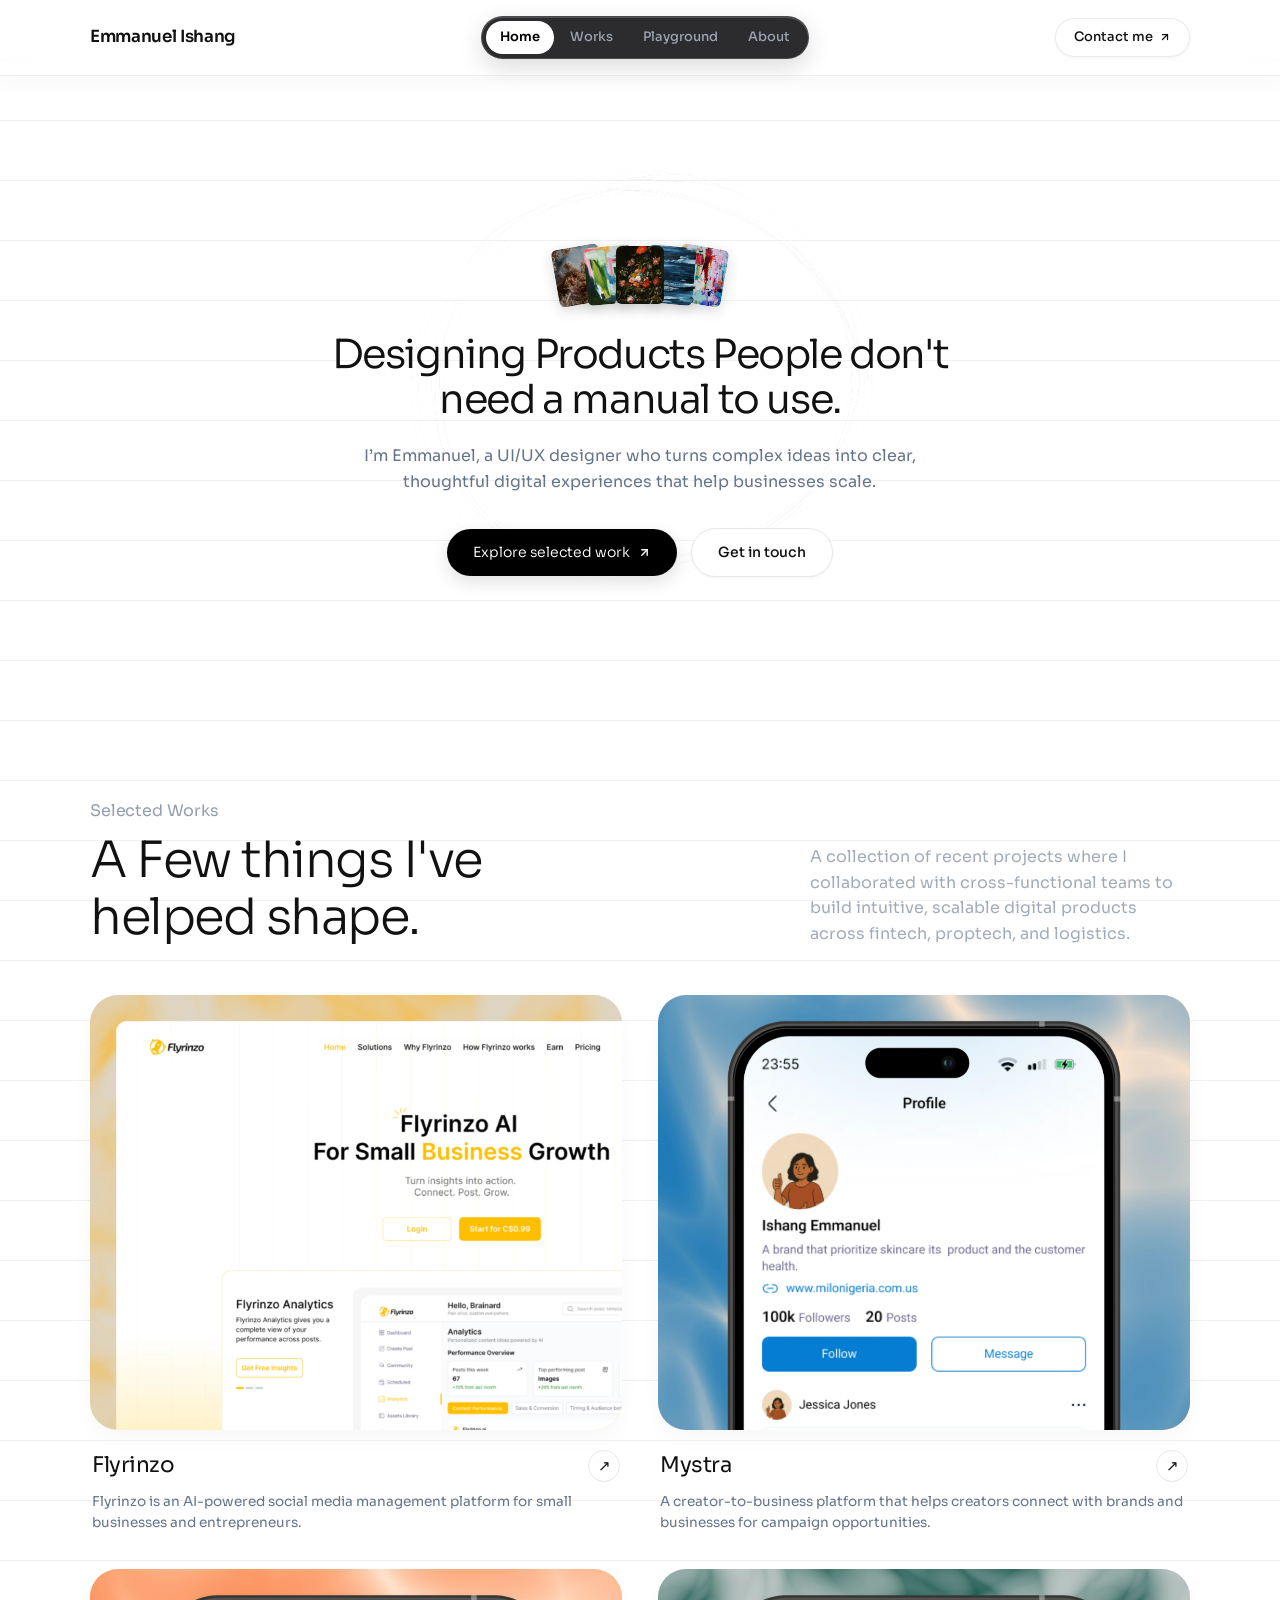
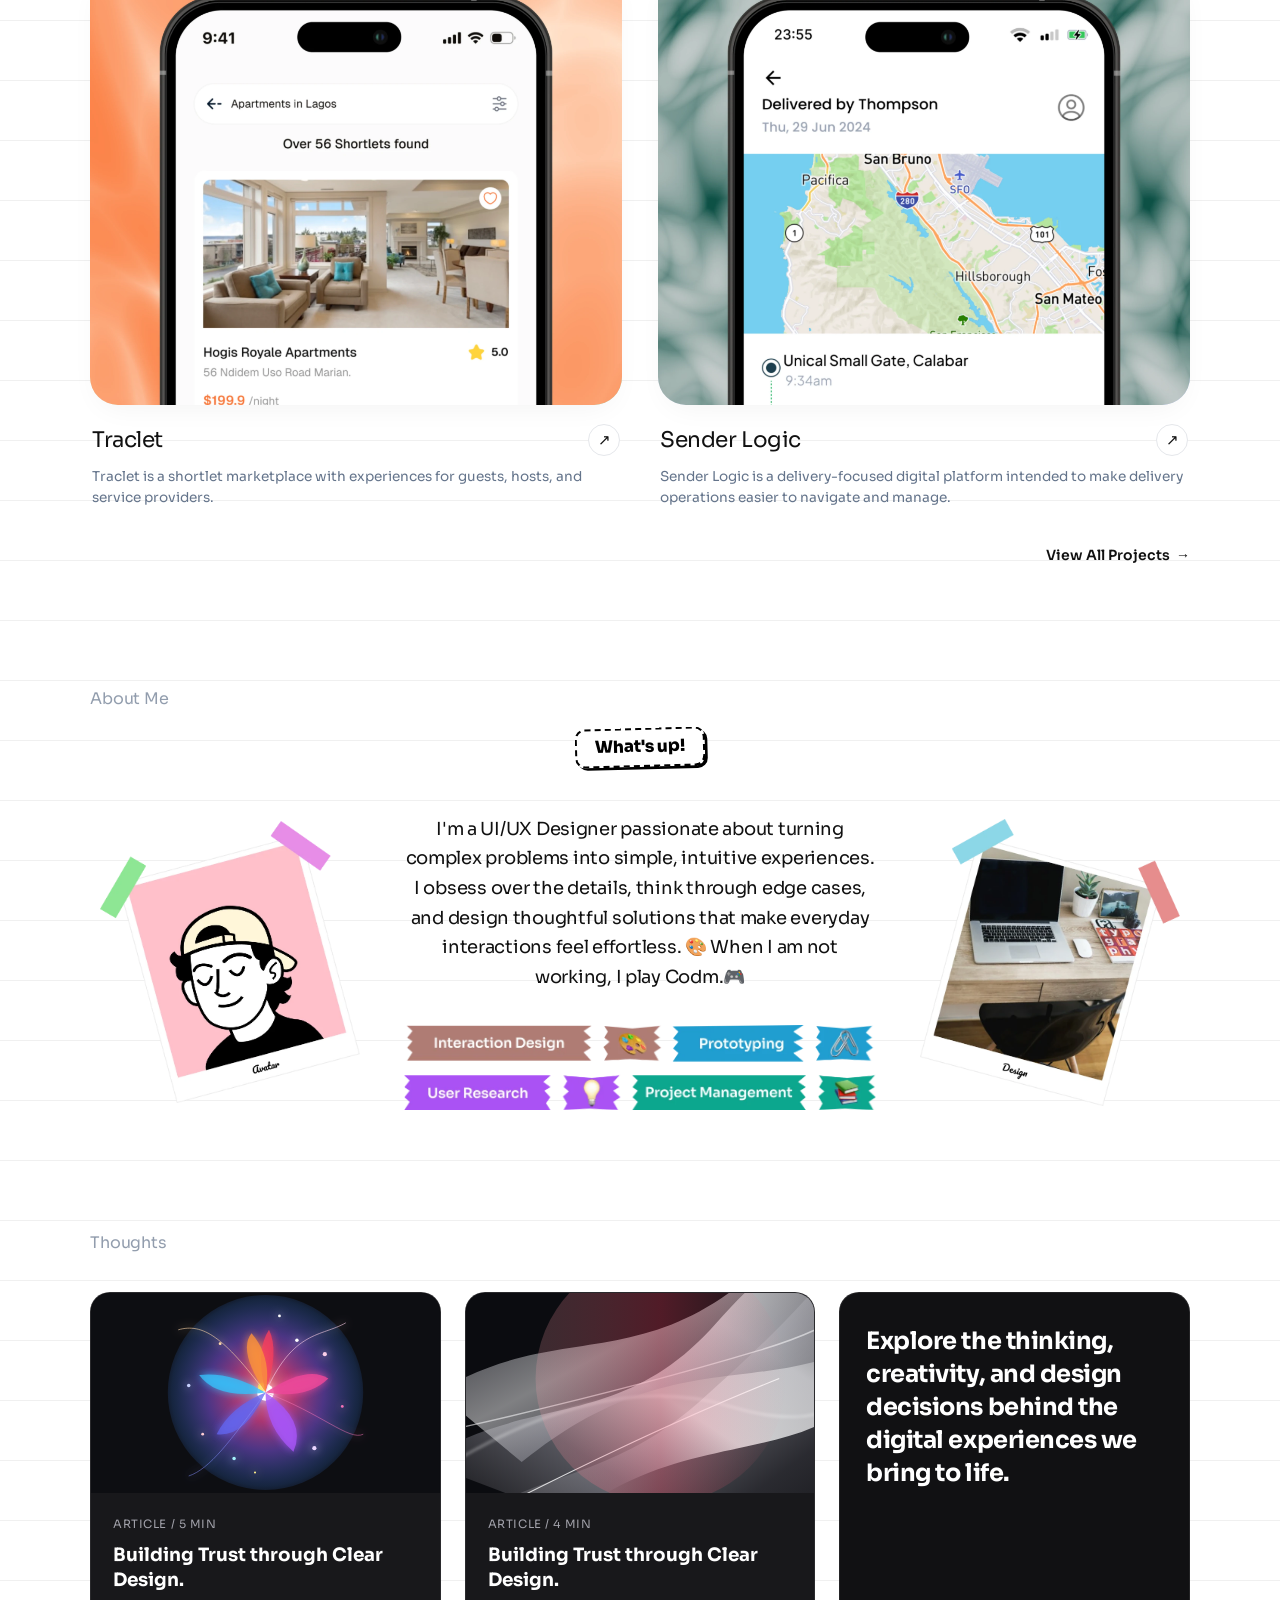
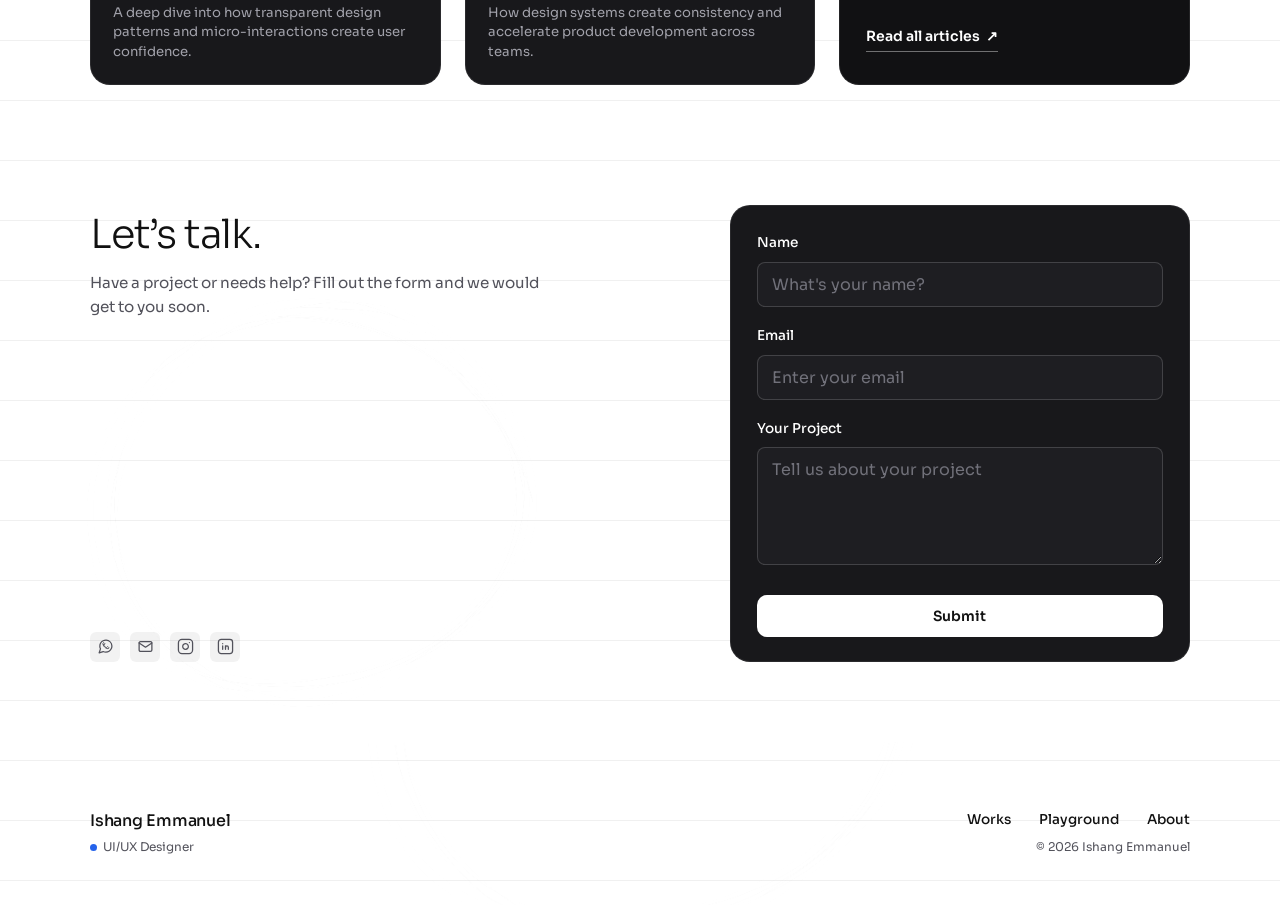
<file: index.html>
<!DOCTYPE html>
<html lang="en">
<head>
  <meta charset="UTF-8">
  <meta name="viewport" content="width=device-width, initial-scale=1.0, viewport-fit=cover">
  <title>Emmanuel Ishang — Product &amp; UI/UX Designer</title>
  <meta name="description" content="Portfolio of Emmanuel Ishang, a Product &amp; UI/UX Designer crafting intuitive, human-centered digital experiences for web and mobile.">
  <meta name="author" content="Emmanuel Ishang">
  <meta name="keywords" content="Emmanuel Ishang, Product Designer, UI/UX Designer, UX Design, Mobile App Design, Web Design, Design Systems, Figma, Wireframing, User Research, Case Studies, Flyrinzo, Traclet, Sender Logic, Mystra">
  <meta name="robots" content="index, follow, max-image-preview:large, max-snippet:-1, max-video-preview:-1">

  <!-- Canonical URL -->
  <link rel="canonical" href="https://emmyrazy.github.io/portfolio/">

  <!-- Theme & Mobile App Meta -->
  <meta name="theme-color" content="#121212" media="(prefers-color-scheme: dark)">
  <meta name="theme-color" content="#FAF7F2" media="(prefers-color-scheme: light)">
  <meta name="mobile-web-app-capable" content="yes">
  <meta name="apple-mobile-web-app-capable" content="yes">
  <meta name="apple-mobile-web-app-status-bar-style" content="black-translucent">
  <meta name="apple-mobile-web-app-title" content="Emmanuel Ishang">

  <!-- Favicons -->
  <link rel="icon" type="image/svg+xml" href="assets/images/favicon.svg">
  <link rel="apple-touch-icon" href="assets/images/about-avatar.png">

  <!-- Open Graph / Facebook / LinkedIn -->
  <meta property="og:type" content="website">
  <meta property="og:site_name" content="Emmanuel Ishang Portfolio">
  <meta property="og:url" content="https://emmyrazy.github.io/portfolio/">
  <meta property="og:title" content="Emmanuel Ishang — Product &amp; UI/UX Designer">
  <meta property="og:description" content="Designing products people don't need a manual to use. Human-centered product design, design systems, and digital experiences.">
  <meta property="og:image" content="https://emmyrazy.github.io/portfolio/assets/images/flyrinzo-hero-mockup.png">
  <meta property="og:image:width" content="1200">
  <meta property="og:image:height" content="630">
  <meta property="og:image:alt" content="Emmanuel Ishang - Product &amp; UI/UX Design Portfolio Showcase">
  <meta property="og:locale" content="en_US">

  <!-- Twitter / X -->
  <meta name="twitter:card" content="summary_large_image">
  <meta name="twitter:title" content="Emmanuel Ishang — Product &amp; UI/UX Designer">
  <meta name="twitter:description" content="Designing products people don't need a manual to use. Portfolio of Emmanuel Ishang.">
  <meta name="twitter:image" content="https://emmyrazy.github.io/portfolio/assets/images/flyrinzo-hero-mockup.png">
  <meta name="twitter:image:alt" content="Emmanuel Ishang - Product &amp; UI/UX Design Portfolio Showcase">

  <!-- Structured Data / JSON-LD -->
  <script type="application/ld+json">
  {
    "@context": "https://schema.org",
    "@graph": [
      {
        "@type": "Person",
        "@id": "https://emmyrazy.github.io/portfolio/#person",
        "name": "Emmanuel Ishang",
        "url": "https://emmyrazy.github.io/portfolio/",
        "jobTitle": "Product & UI/UX Designer",
        "description": "Product & UI/UX Designer crafting intuitive, human-centered digital experiences for web and mobile.",
        "email": "mailto:emmyrazy.emma@gmail.com",
        "image": "https://emmyrazy.github.io/portfolio/assets/images/about-avatar.png",
        "knowsAbout": [
          "Product Design",
          "UI/UX Design",
          "Interaction Design",
          "User Experience Research",
          "Design Systems",
          "Mobile Application Design",
          "Web Design",
          "Figma"
        ],
        "sameAs": [
          "https://github.com/Emmyrazy",
          "https://www.linkedin.com/in/emmanuel-ishang"
        ]
      },
      {
        "@type": "WebSite",
        "@id": "https://emmyrazy.github.io/portfolio/#website",
        "url": "https://emmyrazy.github.io/portfolio/",
        "name": "Emmanuel Ishang — Product & UI/UX Designer",
        "author": {
          "@id": "https://emmyrazy.github.io/portfolio/#person"
        },
        "description": "Portfolio of Emmanuel Ishang, showcasing case studies in AI tools, travel booking, delivery logistics, and creator platforms."
      }
    ]
  }
  </script>

  <!-- Preload Critical Variable Font for fast rendering & no layout shift -->
  <link rel="preload" href="assets/fonts/sora/Sora-VariableFont_wght.ttf" as="font" type="font/ttf" crossorigin>

  <!-- Stylesheets -->
  <link rel="stylesheet" href="css/styles.css?v=2.0">
  <link rel="stylesheet" href="css/mobile.css?v=2.0">
</head>
<body>

  <!-- Accessibility: Skip to Content Link -->
  <a href="#main-content" class="skip-to-content">Skip to content</a>

  <!-- ===================================================================
       HEADER & FLOATING NAVIGATION
       =================================================================== -->
  <header class="site-header" role="banner">
    <div class="nav-container">
      
      <!-- Brand Logo / Name -->
      <a href="#home" class="logo-text" aria-label="Emmanuel Ishang Home">
        Emmanuel Ishang
      </a>

      <!-- Center Black Pill Capsule Navigation -->
      <nav class="nav-pill-capsule" role="navigation" aria-label="Main Navigation">
        <ul>
          <li><a href="#home" class="active">Home</a></li>
          <li><a href="works.html">Works</a></li>
          <li><a href="playground.html">Playground</a></li>
          <li><a href="#about">About</a></li>
        </ul>
      </nav>

      <!-- Right Contact Action -->
      <a href="#contact" class="btn-contact-nav" aria-label="Contact Emmanuel">
        <span>Contact me</span>
        <svg width="12" height="12" viewBox="0 0 24 24" fill="none" stroke="currentColor" stroke-width="2.5" stroke-linecap="round" stroke-linejoin="round" aria-hidden="true">
          <line x1="7" y1="17" x2="17" y2="7"></line>
          <polyline points="7 7 17 7 17 17"></polyline>
        </svg>
      </a>

      <!-- Mobile Navigation Toggle Button -->
      <button id="mobileMenuBtn" class="mobile-menu-btn" aria-label="Toggle navigation menu" aria-expanded="false" aria-controls="mobileNavDrawer">
        <svg width="20" height="20" viewBox="0 0 24 24" fill="none" stroke="currentColor" stroke-width="2" stroke-linecap="round" stroke-linejoin="round" aria-hidden="true">
          <line x1="3" y1="12" x2="21" y2="12"></line>
          <line x1="3" y1="6" x2="21" y2="6"></line>
          <line x1="3" y1="18" x2="21" y2="18"></line>
        </svg>
      </button>

    </div>

    <!-- Mobile Navigation Drawer -->
    <div id="mobileNavDrawer" class="mobile-nav-drawer" aria-hidden="true">
      <ul>
        <li><a href="#home" class="active">Home</a></li>
        <li><a href="works.html">Works</a></li>
        <li><a href="playground.html">Playground</a></li>
        <li><a href="#about">About</a></li>
        <li><a href="#contact">Contact me</a></li>
      </ul>
    </div>
  </header>

  <!-- ===================================================================
       MAIN CONTENT CONTAINER
       =================================================================== -->
  <main id="main-content" role="main">

    <!-- =================================================================
         HERO SECTION
         ================================================================= -->
    <section id="home" class="hero-section" aria-labelledby="hero-heading">
      <!-- Concentric Orbital Wireframe Background -->
      <div class="hero-background-circles" aria-hidden="true">
        <img src="assets/images/orbit-bg-pattern.webp" alt="" width="1024" height="1024">
      </div>

      <div class="hero-content">
        <!-- 5 Artwork Image Cards Fanned Out -->
        <div class="hero-art-fan" aria-hidden="true">
          <div class="art-fan-cluster">
            <div class="art-card art-card-1">
              <img src="assets/images/hero-art-1.webp" alt="Emmanuel portfolio project artwork preview 1" width="634" height="800" fetchpriority="high" decoding="async" draggable="false">
            </div>
            <div class="art-card art-card-2">
              <img src="assets/images/hero-art-2.webp" alt="Emmanuel portfolio project artwork preview 2" width="634" height="800" fetchpriority="high" decoding="async" draggable="false">
            </div>
            <div class="art-card art-card-3">
              <img src="assets/images/hero-art-3.webp" alt="Emmanuel portfolio project artwork preview 3" width="634" height="800" fetchpriority="high" decoding="async" draggable="false">
            </div>
            <div class="art-card art-card-4">
              <img src="assets/images/hero-art-4.webp" alt="Emmanuel portfolio project artwork preview 4" width="634" height="800" fetchpriority="high" decoding="async" draggable="false">
            </div>
            <div class="art-card art-card-5">
              <img src="assets/images/hero-art-5.webp" alt="Emmanuel portfolio project artwork preview 5" width="634" height="800" fetchpriority="high" decoding="async" draggable="false">
            </div>
          </div>
        </div>

        <!-- Main Headline -->
        <h1 id="hero-heading" class="hero-title">
          Designing Products People don't <br>need a manual to use.
        </h1>

        <!-- Centered Subtitle -->
        <p class="hero-subtitle">
          I’m Emmanuel, a UI/UX designer who turns complex ideas into clear,<br>
          thoughtful digital experiences that help businesses scale.
        </p>

        <!-- Action Buttons -->
        <div class="hero-buttons">
          <a href="#works" class="btn-black-pill">
            <span>Explore selected work</span>
            <svg width="13" height="13" viewBox="0 0 24 24" fill="none" stroke="currentColor" stroke-width="2.5" stroke-linecap="round" stroke-linejoin="round" aria-hidden="true">
              <line x1="7" y1="17" x2="17" y2="7"></line>
              <polyline points="7 7 17 7 17 17"></polyline>
            </svg>
          </a>
          <a href="#contact" class="btn-outline-pill">Get in touch</a>
        </div>
      </div>
    </section>

    <!-- =================================================================
         SELECTED WORKS SECTION
         ================================================================= -->
    <section id="works" class="section-works" aria-labelledby="works-heading">
      <div class="container">
        
        <!-- Section Header -->
        <div class="works-header">
          <div class="works-header-left">
            <span class="section-tag">Selected Works</span>
            <h2 id="works-heading" class="works-heading">A Few things I've <br>helped shape.</h2>
          </div>
          <div class="works-header-right">
            <p>
              A collection of recent projects where I collaborated with cross-functional teams to build intuitive, scalable digital products across fintech, proptech, and logistics.
            </p>
          </div>
        </div>

        <!-- 2x2 Project Showcase Grid -->
        <div class="works-grid">

          <!-- Card 1: Flyhub / Flyrinzo -->
          <article class="work-card" aria-label="Flyrinzo Project">
            <a href="flyrinzo.html" class="work-card-link-wrap" aria-label="View Flyrinzo case study">
              <div class="work-visual-box bg-pastel-yellow">
                <img src="assets/images/work-1.webp" alt="Flyrinzo AI platform interface preview" class="work-visual-img" width="2048" height="1678" loading="lazy" decoding="async">
              </div>
            </a>

            <div class="work-info-meta">
              <div class="work-title-row">
                <h3 class="work-name"><a href="flyrinzo.html">Flyrinzo</a></h3>
                <a href="flyrinzo.html" class="btn-arrow-circle-clean" aria-label="View Flyrinzo project details">↗</a>
              </div>
              <p class="work-desc">
               Flyrinzo is an AI-powered social media management platform for small businesses and entrepreneurs. 
              </p>
            </div>
          </article>

          <!-- Card 2: Mystra -->
          <article class="work-card" aria-label="Mystra Project">
            <a href="mystra.html" class="work-card-link-wrap" aria-label="View Mystra case study">
              <div class="work-visual-box bg-pastel-coral">
                <img src="assets/images/work-2.webp" alt="Mystra creator platform interface preview" class="work-visual-img" width="2048" height="1678" loading="lazy" decoding="async">
              </div>
            </a>

            <div class="work-info-meta">
              <div class="work-title-row">
                <h3 class="work-name"><a href="mystra.html">Mystra</a></h3>
                <a href="mystra.html" class="btn-arrow-circle-clean" aria-label="View Mystra project details">↗</a>
              </div>
              <p class="work-desc">
               A creator-to-business platform that helps creators connect with brands and businesses for campaign opportunities.
              </p>
            </div>
          </article>

          <!-- Card 3: Traclet -->
          <article class="work-card" aria-label="Traclet Project">
            <a href="traclet.html" class="work-card-link-wrap" aria-label="View Traclet case study">
              <div class="work-visual-box bg-pastel-mint">
                <img src="assets/images/work-3.webp" alt="Traclet mobile interface preview" class="work-visual-img" width="2048" height="1678" loading="lazy" decoding="async">
              </div>
            </a>

            <div class="work-info-meta">
              <div class="work-title-row">
                <h3 class="work-name"><a href="traclet.html">Traclet</a></h3>
                <a href="traclet.html" class="btn-arrow-circle-clean" aria-label="View Traclet project details">↗</a>
              </div>
              <p class="work-desc">
               Traclet is a shortlet marketplace with experiences for guests, hosts, and service providers. 
              </p>
            </div>
          </article>

          <!-- Card 4: Sender Logic -->
          <article class="work-card" aria-label="Sender Logic Project">
            <a href="senderlogic.html" class="work-card-link-wrap" aria-label="View Sender Logic case study">
              <div class="work-visual-box bg-pastel-lavender">
                <img src="assets/images/work-4.webp" alt="Sender Logic mobile interface preview" class="work-visual-img" width="2048" height="1678" loading="lazy" decoding="async">
              </div>
            </a>

            <div class="work-info-meta">
              <div class="work-title-row">
                <h3 class="work-name"><a href="senderlogic.html">Sender Logic</a></h3>
                <a href="senderlogic.html" class="btn-arrow-circle-clean" aria-label="View Sender Logic project details">↗</a>
              </div>
              <p class="work-desc">
                Sender Logic is a delivery-focused digital platform intended to make delivery operations easier to navigate and manage.
              </p>
            </div>
          </article>

        </div>

        <!-- Bottom View All Projects Link -->
        <div class="works-bottom-link">
          <a href="works.html" class="link-all-projects">
            <span>View All Projects</span>
            <span aria-hidden="true">→</span>
          </a>
        </div>
      

      </div>
    </section>

    <!-- =================================================================
         ABOUT ME / WHAT'S UP! COLLAGE SECTION
         ================================================================= -->
    <section id="about" class="section-about" aria-labelledby="about-heading">
      <div class="container">
        
        <span class="section-tag about-tag">About Me</span>
        
        <!-- Quirky Centered What's Up! Badge -->
        <div id="about-heading" class="whats-up-badge">
          What's up!
        </div>

        <!-- 3-Element Collage -->
        <div class="about-collage-container">

          <!-- Left Pink Polaroid Card with Illustrated Avatar -->
          <div class="about-polaroid-card">
            <img src="assets/images/about-avatar.webp" alt="Emmanuel cartoon portrait Polaroid with backwards cap" width="687" height="745" loading="lazy" decoding="async">
          </div>

          <!-- Center Bio & 4 Stamp Badges -->
          <div class="about-center-text">
            <p class="about-bio-para">
              I'm a UI/UX Designer passionate about turning complex problems into simple, intuitive experiences. I obsess over the details, think through edge cases, and design thoughtful solutions that make everyday interactions feel effortless. 🎨 When I am not working, I play Codm.🎮
            </p>

            <!-- Skill Stamps Graphic -->
            <div class="about-stamps-wrap">
              <img src="assets/images/about-skills-stamps.webp" alt="Interaction Design, Prototyping, User Research, and Project Management skill stamps" width="1024" height="185" loading="lazy" decoding="async">
            </div>
          </div>

          <!-- Right White Polaroid Card with Desk Workspace -->
          <div class="about-polaroid-card">
            <img src="assets/images/about-workspace.webp" alt="Emmanuel's designer desk setup Polaroid labeled Design" width="686" height="757" loading="lazy" decoding="async">
          </div>

        </div>

      </div>
    </section>

    <!-- =================================================================
         THOUGHTS SECTION
         ================================================================= -->
    <section id="insights" class="section-insights" aria-labelledby="insights-heading">
      <div class="container">
        
        <div class="insights-header">    
          <span id="insights-heading" class="section-tag">Thoughts</span>
        </div>

        <!-- 3 Columns Grid -->
        <div class="insights-3col-grid">
          
          <!-- Card 1: 3D Art -->
          <article class="insight-dark-card" aria-label="Insight Article 1">
            <div class="insight-image-box">
              <img src="assets/images/insight-trust.svg" alt="Abstract 3D light explosion artwork" width="500" height="360" loading="lazy" decoding="async">
            </div>
            <div class="insight-card-body">
              <span class="insight-meta-tag">Article / 5 min</span>
              <h3 class="insight-headline">Building Trust through Clear Design.</h3>
              <p class="insight-excerpt">
                A deep dive into how transparent design patterns and micro-interactions create user confidence.
              </p>
            </div>
          </article>

          <!-- Card 2: Metallic Fluid Art -->
          <article class="insight-dark-card" aria-label="Insight Article 2">
            <div class="insight-image-box">
              <img src="assets/images/insight-systems.svg" alt="Silvery metallic liquid ribbons artwork" width="500" height="360" loading="lazy" decoding="async">
            </div>
            <div class="insight-card-body">
              <span class="insight-meta-tag">Article / 4 min</span>
              <h3 class="insight-headline">Building Trust through Clear Design.</h3>
              <p class="insight-excerpt">
                How design systems create consistency and accelerate product development across teams.
              </p>
            </div>
          </article>

          <!-- Card 3: Big Statement Highlight Card -->
          <article class="insight-statement-card" aria-label="Design Philosophy Statement">
            <div class="statement-text">
              Explore the thinking, creativity, and design decisions behind the digital experiences we bring to life.
            </div>
            <div>
              <a href="#insights" class="statement-link">
                <span>Read all articles</span>
                <span aria-hidden="true">↗</span>
              </a>
            </div>
          </article>

        </div>

      </div>
    </section>

    <!-- =================================================================
         CONTACT SECTION: "LET'S TALK."
         ================================================================= -->
    <section id="contact" class="section-contact" aria-labelledby="contact-heading">
      <!-- Subtle Orbital Background Graphic -->
      <div class="contact-orbit-bg" aria-hidden="true">
        <img src="assets/images/orbit-bg-pattern.webp" alt="" width="1024" height="1024">
      </div>

      <div class="container contact-container">
        
        <div class="contact-split-layout">
          
          <!-- Left Side: Heading, Subtitle, Social Icons -->
          <div class="contact-left-col">
            <div class="contact-left-top">
              <h2 id="contact-heading" class="contact-big-title">Let’s talk.</h2>
              <p class="contact-lead-desc">
                Have a project or needs help? Fill out the form and we would get to you soon.
              </p>
            </div>

            <!-- Social Icons Row: WhatsApp, Email, Instagram, LinkedIn -->
            <div class="social-icons-row">
              <!-- WhatsApp -->
              <a href="https://wa.me/" target="_blank" rel="noopener noreferrer" class="social-square-pill" aria-label="Message Emmanuel on WhatsApp">
                <svg width="17" height="17" viewBox="0 0 24 24" fill="none" stroke="currentColor" stroke-width="1.8" stroke-linecap="round" stroke-linejoin="round" aria-hidden="true">
                  <path d="M21 11.5a8.38 8.38 0 0 1-.9 3.8 8.5 8.5 0 0 1-7.6 4.7 8.38 8.38 0 0 1-3.8-.9L3 21l1.9-5.7a8.38 8.38 0 0 1-.9-3.8 8.5 8.5 0 0 1 4.7-7.6 8.38 8.38 0 0 1 3.8-.9h.5a8.48 8.48 0 0 1 8 8v.5z"></path>
                  <path d="M9.5 9.5c.3 1.8 2.2 3.7 4 4l1.2-1.2c.2-.2.6-.2.8 0l1.3 1.3c.2.2.2.6 0 .8-.7.7-1.7.9-2.7.5-2.6-.9-4.7-3-5.6-5.6-.4-1-.2-2 .5-2.7.2-.2.6-.2.8 0l1.3 1.3c.2.2.2.6 0 .8L9.5 9.5z" stroke-width="1.3"></path>
                </svg>
              </a>

              <!-- Direct Email -->
              <a href="mailto:emmyrazy.emma@gmail.com" class="social-square-pill" aria-label="Send email to Emmanuel">
                <svg width="17" height="17" viewBox="0 0 24 24" fill="none" stroke="currentColor" stroke-width="1.8" stroke-linecap="round" stroke-linejoin="round" aria-hidden="true">
                  <rect x="3" y="5" width="18" height="14" rx="2"></rect>
                  <polyline points="3 7 12 13 21 7"></polyline>
                </svg>
              </a>

              <!-- Instagram -->
              <a href="https://instagram.com" target="_blank" rel="noopener noreferrer" class="social-square-pill" aria-label="Emmanuel on Instagram">
                <svg width="17" height="17" viewBox="0 0 24 24" fill="none" stroke="currentColor" stroke-width="1.8" stroke-linecap="round" stroke-linejoin="round" aria-hidden="true">
                  <rect x="2" y="2" width="20" height="20" rx="5" ry="5"></rect>
                  <path d="M16 11.37A4 4 0 1 1 12.63 8 4 4 0 0 1 16 11.37z"></path>
                  <line x1="17.5" y1="6.5" x2="17.51" y2="6.5"></line>
                </svg>
              </a>

              <!-- LinkedIn -->
              <a href="https://linkedin.com" target="_blank" rel="noopener noreferrer" class="social-square-pill" aria-label="Emmanuel on LinkedIn">
                <svg width="17" height="17" viewBox="0 0 24 24" fill="none" stroke="currentColor" stroke-width="1.8" stroke-linecap="round" stroke-linejoin="round" aria-hidden="true">
                  <rect x="2" y="2" width="20" height="20" rx="4" ry="4"></rect>
                  <line x1="8" y1="11" x2="8" y2="16"></line>
                  <line x1="8" y1="8" x2="8.01" y2="8"></line>
                  <path d="M12 16v-5"></path>
                  <path d="M16 16v-3a2 2 0 0 0-4 0"></path>
                </svg>
              </a>
            </div>
          </div>

          <!-- Right Side: Dark Form Card -->
          <div class="contact-dark-card">
            <form id="contactForm">
              <div class="form-field-group">
                <label for="formName" class="field-label">Name</label>
                <input type="text" id="formName" name="name" class="field-input" placeholder="What's your name?" required>
              </div>

              <div class="form-field-group">
                <label for="formEmail" class="field-label">Email</label>
                <input type="email" id="formEmail" name="email" class="field-input" placeholder="Enter your email" required>
              </div>

              <div class="form-field-group">
                <label for="formMsg" class="field-label">Your Project</label>
                <textarea id="formMsg" name="message" class="field-input" placeholder="Tell us about your project" required></textarea>
              </div>

              <button type="submit" class="btn-form-send">
                Submit
              </button>

              <div id="formFeedbackToast" class="form-feedback-toast" role="status" aria-live="polite">
                Message sent successfully! Thank you.
              </div>
            </form>
          </div>

        </div>

      </div>
    </section>

  </main>

  <!-- ===================================================================
       FOOTER
       =================================================================== -->
  <footer class="site-footer" role="contentinfo">
    <div class="footer-orbit-bg" aria-hidden="true">
      <img src="assets/images/orbit-bg-pattern.webp" alt="" width="1024" height="1024">
    </div>
    <div class="container footer-inner">
      <div class="footer-left">
        <div class="footer-brand-name">Ishang Emmanuel</div>
        <div class="footer-brand-role">
          <span class="footer-status-dot" aria-hidden="true"></span>
          <span>UI/UX Designer</span>
        </div>
      </div>

      <div class="footer-right">
        <ul class="footer-nav-links">
          <li><a href="works.html">Works</a></li>
          <li><a href="playground.html">Playground</a></li>
          <li><a href="#about">About</a></li>
        </ul>
        <div class="footer-brand-copy">
          © 2026 Ishang Emmanuel
        </div>
      </div>
    </div>
  </footer>

  <!-- Main Application Script -->
  <script src="js/app.js"></script>
</body>
</html>
</file>
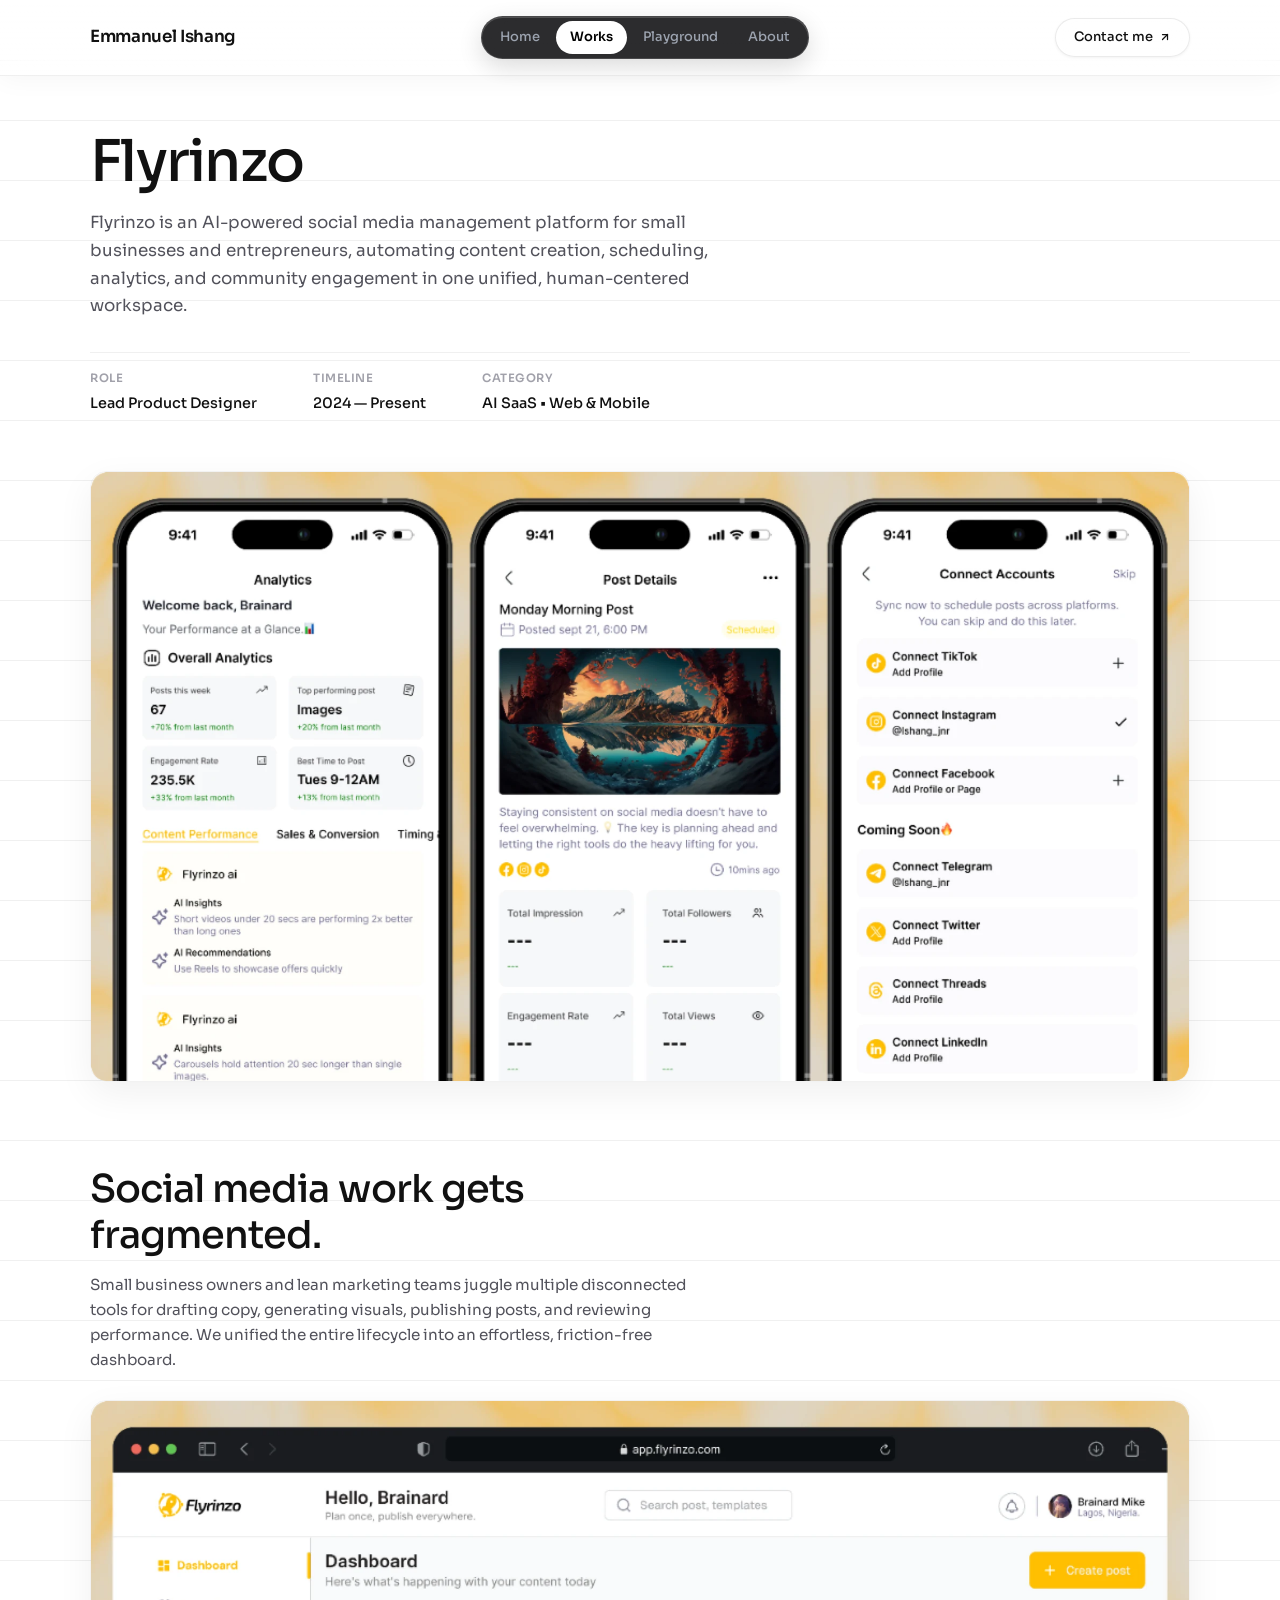
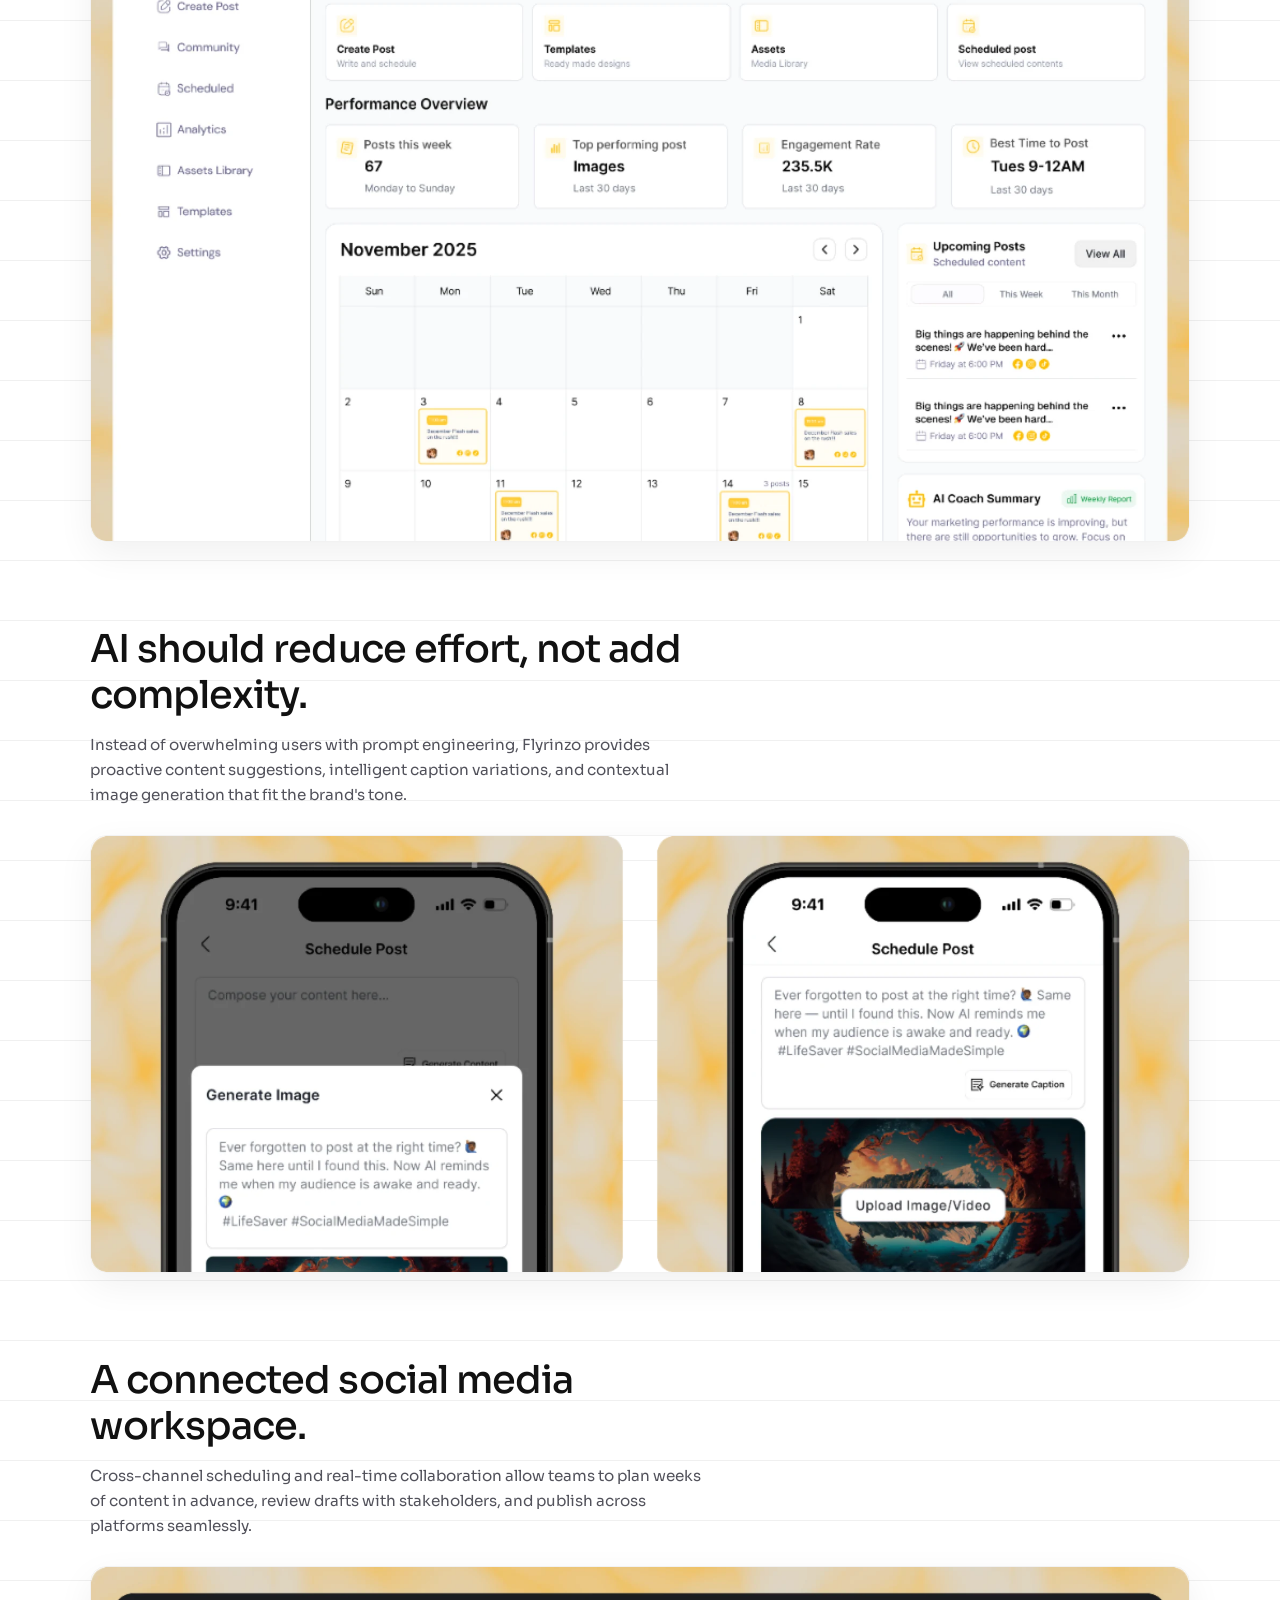
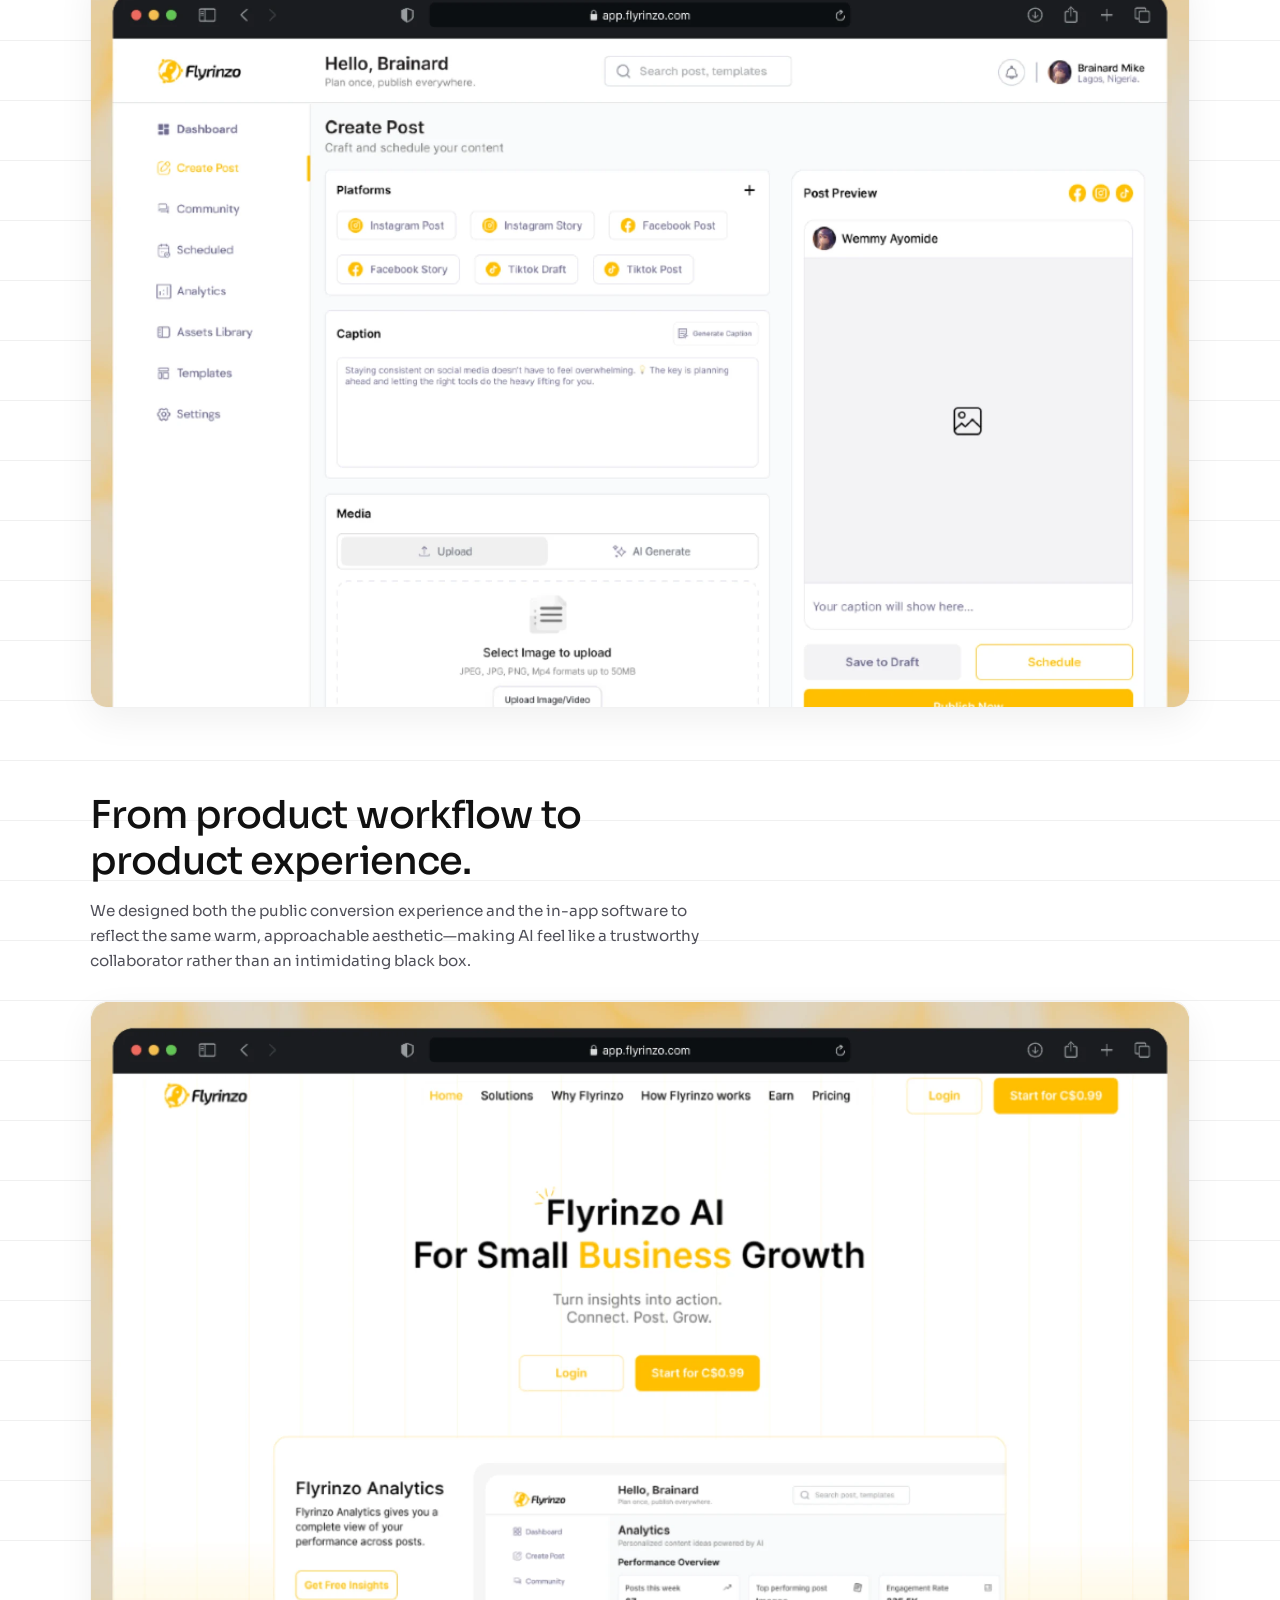
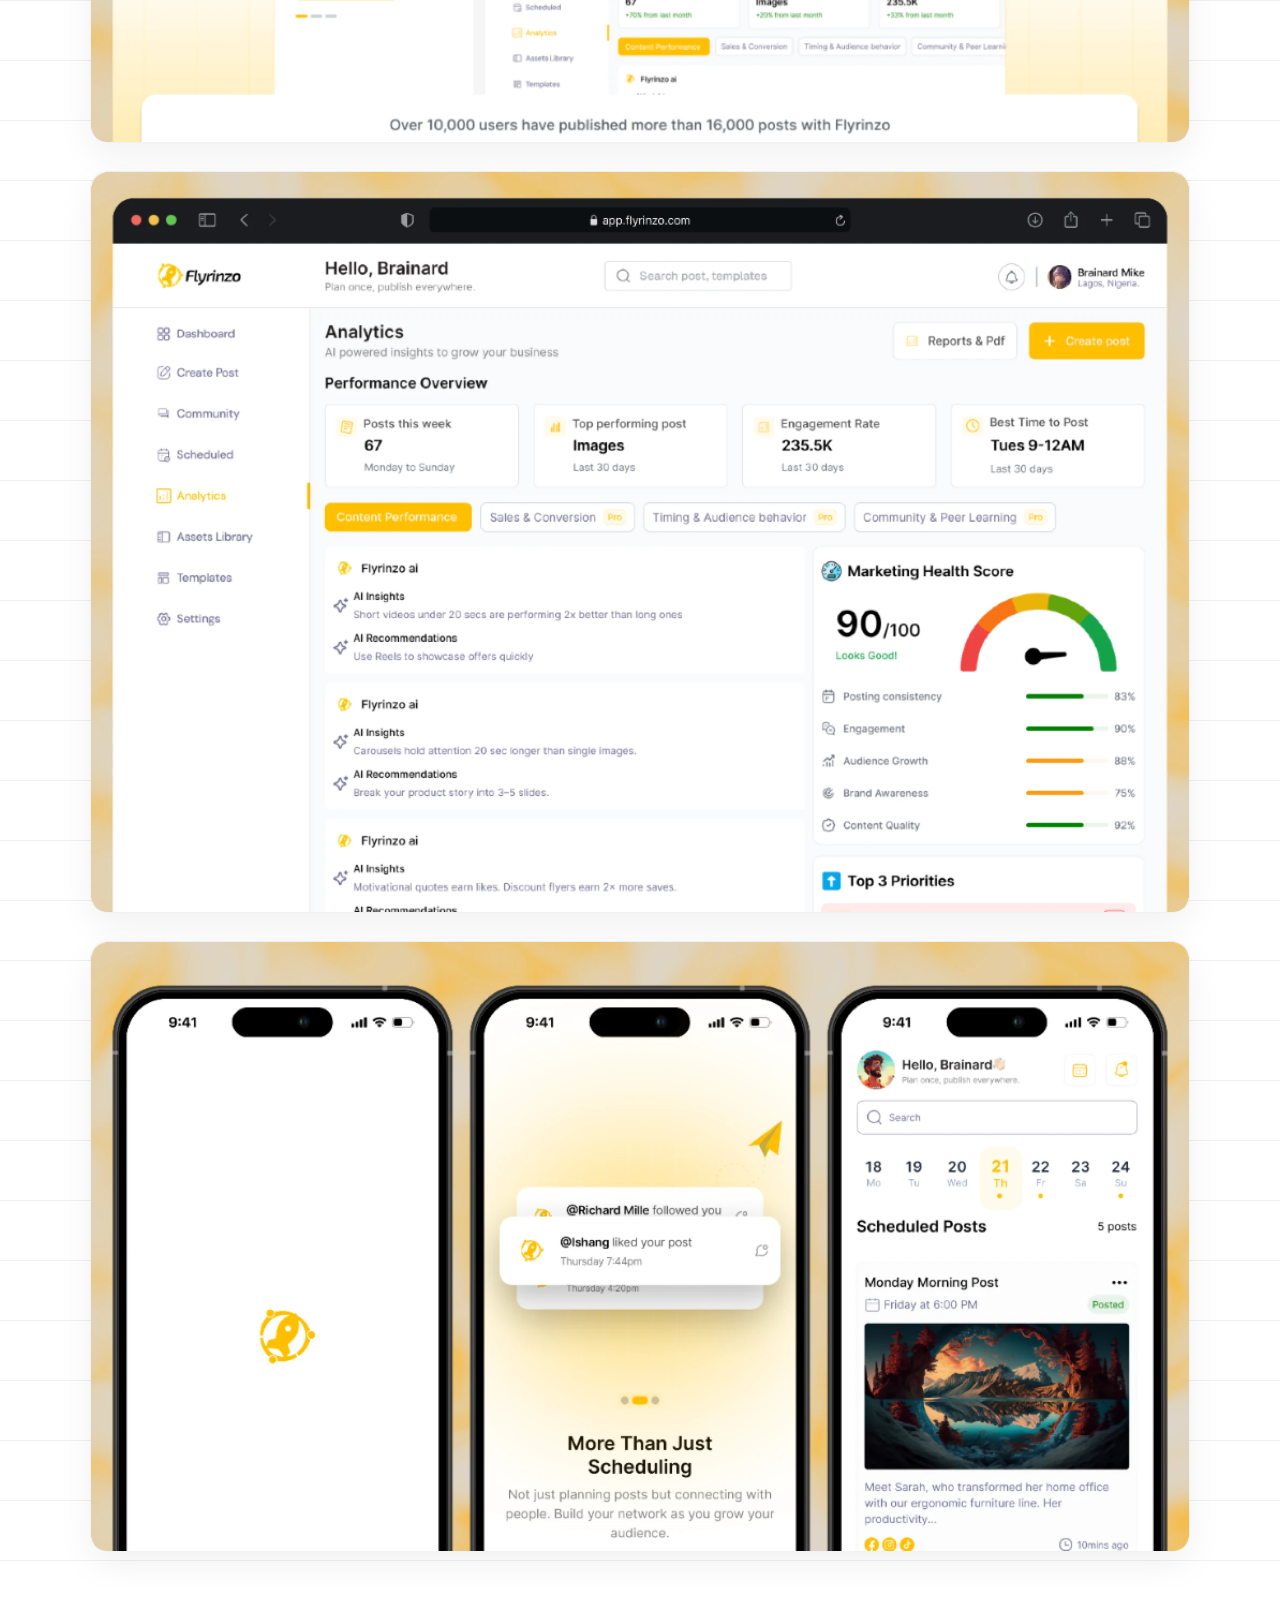
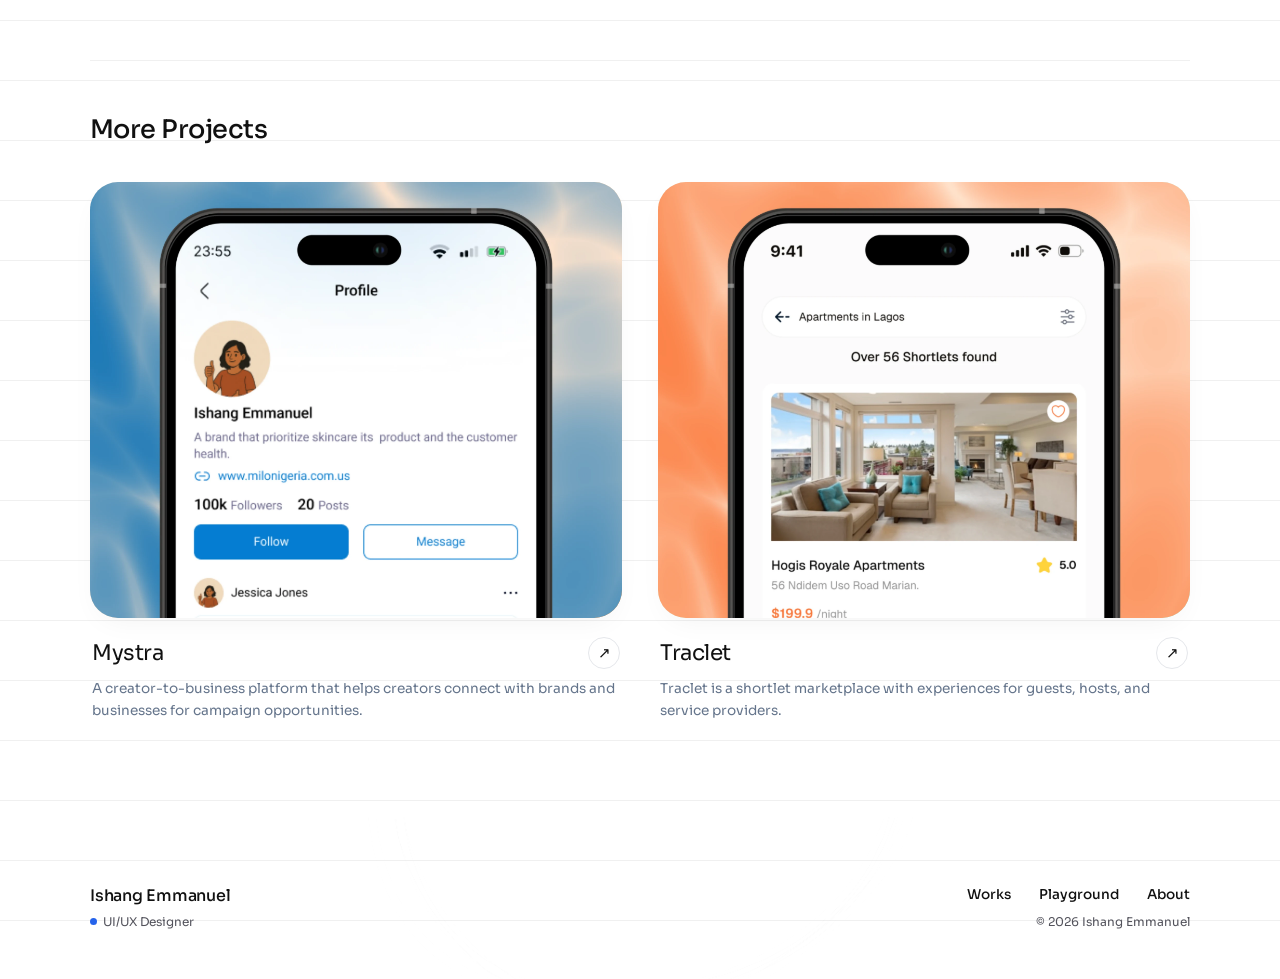
<file: flyrinzo.html>
<!DOCTYPE html>
<html lang="en">
<head>
  <meta charset="UTF-8">
  <meta name="viewport" content="width=device-width, initial-scale=1.0, viewport-fit=cover">
  <title>Flyrinzo Case Study — AI Social Media Workspace | Emmanuel Ishang</title>
  <meta name="description" content="Detailed case study on Flyrinzo: an AI-driven all-in-one social media workspace uniting content creation, multi-platform scheduling, and analytics.">
  <meta name="author" content="Emmanuel Ishang">
  <meta name="keywords" content="Flyrinzo, Case Study, AI Social Media, Product Design, UI/UX Design, Emmanuel Ishang, SaaS Dashboard, Mobile App Design">
  <meta name="robots" content="index, follow, max-image-preview:large">

  <!-- Canonical URL -->
  <link rel="canonical" href="https://emmyrazy.github.io/portfolio/flyrinzo.html">

  <!-- Theme & Mobile App Meta -->
  <meta name="theme-color" content="#121212" media="(prefers-color-scheme: dark)">
  <meta name="theme-color" content="#FAF7F2" media="(prefers-color-scheme: light)">
  <meta name="mobile-web-app-capable" content="yes">
  <meta name="apple-mobile-web-app-capable" content="yes">
  <meta name="apple-mobile-web-app-status-bar-style" content="black-translucent">
  <meta name="apple-mobile-web-app-title" content="Emmanuel Ishang">

  <!-- Favicons -->
  <link rel="icon" type="image/svg+xml" href="assets/images/favicon.svg">
  <link rel="apple-touch-icon" href="assets/images/about-avatar.png">

  <!-- Open Graph / Social -->
  <meta property="og:type" content="article">
  <meta property="og:site_name" content="Emmanuel Ishang Portfolio">
  <meta property="og:url" content="https://emmyrazy.github.io/portfolio/flyrinzo.html">
  <meta property="og:title" content="Flyrinzo Case Study — AI Social Media Workspace">
  <meta property="og:description" content="AI should reduce effort, not add complexity. An end-to-end case study on Flyrinzo's web and mobile design.">
  <meta property="og:image" content="https://emmyrazy.github.io/portfolio/assets/images/flyrinzo-hero-mockup.png">
  <meta property="og:image:width" content="1200">
  <meta property="og:image:height" content="630">
  <meta property="og:image:alt" content="Flyrinzo Case Study UI Showcase">

  <!-- Twitter / X -->
  <meta name="twitter:card" content="summary_large_image">
  <meta name="twitter:title" content="Flyrinzo Case Study — Emmanuel Ishang">
  <meta name="twitter:description" content="AI should reduce effort, not add complexity. Flyrinzo product design case study.">
  <meta name="twitter:image" content="https://emmyrazy.github.io/portfolio/assets/images/flyrinzo-hero-mockup.png">

  <!-- Structured Data / JSON-LD -->
  <script type="application/ld+json">
  {
    "@context": "https://schema.org",
    "@type": "CreativeWork",
    "name": "Flyrinzo Case Study",
    "headline": "Flyrinzo — AI-Powered Social Media Management Platform",
    "description": "Comprehensive product design case study detailing the creation of Flyrinzo's web app and iOS/Android client.",
    "author": {
      "@type": "Person",
      "name": "Emmanuel Ishang",
      "url": "https://emmyrazy.github.io/portfolio/"
    },
    "image": "https://emmyrazy.github.io/portfolio/assets/images/flyrinzo-hero-mockup.png",
    "genre": "Product & UI/UX Design Case Study",
    "inLanguage": "en-US"
  }
  </script>

  <!-- Preload Critical Variable Font for fast rendering & no layout shift -->
  <link rel="preload" href="assets/fonts/sora/Sora-VariableFont_wght.ttf" as="font" type="font/ttf" crossorigin>

  <!-- Stylesheets -->
  <link rel="stylesheet" href="css/styles.css?v=2.0">
  <link rel="stylesheet" href="css/mobile.css?v=2.0">
</head>
<body>

  <!-- Accessibility: Skip to Content Link -->
  <a href="#main-content" class="skip-to-content">Skip to content</a>

  <!-- ===================================================================
       HEADER & FLOATING NAVIGATION
       =================================================================== -->
  <header class="site-header" role="banner">
    <div class="nav-container">
      
      <!-- Brand Logo / Name -->
      <a href="index.html#home" class="logo-text" aria-label="Emmanuel Ishang Home">
        Emmanuel Ishang
      </a>

      <!-- Center Black Pill Capsule Navigation -->
      <nav class="nav-pill-capsule" role="navigation" aria-label="Main Navigation">
        <ul>
          <li><a href="index.html#home">Home</a></li>
          <li><a href="works.html" class="active">Works</a></li>
          <li><a href="playground.html">Playground</a></li>
          <li><a href="index.html#about">About</a></li>
        </ul>
      </nav>

      <!-- Right Contact Action -->
      <a href="index.html#contact" class="btn-contact-nav" aria-label="Contact Emmanuel">
        <span>Contact me</span>
        <svg width="12" height="12" viewBox="0 0 24 24" fill="none" stroke="currentColor" stroke-width="2.5" stroke-linecap="round" stroke-linejoin="round" aria-hidden="true">
          <line x1="7" y1="17" x2="17" y2="7"></line>
          <polyline points="7 7 17 7 17 17"></polyline>
        </svg>
      </a>

      <!-- Mobile Navigation Toggle Button -->
      <button id="mobileMenuBtn" class="mobile-menu-btn" aria-label="Toggle navigation menu" aria-expanded="false" aria-controls="mobileNavDrawer">
        <svg width="20" height="20" viewBox="0 0 24 24" fill="none" stroke="currentColor" stroke-width="2" stroke-linecap="round" stroke-linejoin="round" aria-hidden="true">
          <line x1="3" y1="12" x2="21" y2="12"></line>
          <line x1="3" y1="6" x2="21" y2="6"></line>
          <line x1="3" y1="18" x2="21" y2="18"></line>
        </svg>
      </button>

    </div>

    <!-- Mobile Navigation Drawer -->
    <div id="mobileNavDrawer" class="mobile-nav-drawer" aria-hidden="true">
      <ul>
        <li><a href="index.html#home">Home</a></li>
        <li><a href="works.html" class="active">Works</a></li>
        <li><a href="playground.html">Playground</a></li>
        <li><a href="index.html#about">About</a></li>
        <li><a href="index.html#contact">Contact me</a></li>
      </ul>
    </div>
  </header>

  <!-- ===================================================================
       MAIN CONTENT CONTAINER
       =================================================================== -->
  <main id="main-content" role="main">
    <section class="cs-detail-section">
      <div class="container">

        <!-- Case Study Header -->
        <header class="cs-header">
          <h1 class="cs-title">Flyrinzo</h1>
          <p class="cs-lead">
            Flyrinzo is an AI-powered social media management platform for small businesses and entrepreneurs, automating content creation, scheduling, analytics, and community engagement in one unified, human-centered workspace.
          </p>

          <div class="cs-meta-grid">
            <div class="cs-meta-item">
              <span class="cs-meta-label">Role</span>
              <span class="cs-meta-val">Lead Product Designer</span>
            </div>
            <div class="cs-meta-item">
              <span class="cs-meta-label">Timeline</span>
              <span class="cs-meta-val">2024 — Present</span>
            </div>
            <div class="cs-meta-item">
              <span class="cs-meta-label">Category</span>
              <span class="cs-meta-val">AI SaaS • Web &amp; Mobile</span>
            </div>
          </div>
        </header>

        <!-- Case Study Narrative Stack -->
        <div class="cs-content-stack">

          <!-- Block 1: Hero Triple Phone Mockup -->
          <div class="cs-narrative-block">
            <div class="cs-media-frame">
              <img src="assets/images/flyrinzo-hero-mockup.webp" alt="Flyrinzo mobile onboarding, AI suggestions, and feed management screens" width="2048" height="1136" fetchpriority="high" decoding="async">
            </div>
          </div>

          <!-- Block 2: Problem - Social Media Work Gets Fragmented -->
          <div class="cs-narrative-block">
            <div class="cs-text-wrap">
              <h2 class="cs-heading-2">Social media work gets fragmented.</h2>
              <p class="cs-para">
                Small business owners and lean marketing teams juggle multiple disconnected tools for drafting copy, generating visuals, publishing posts, and reviewing performance. We unified the entire lifecycle into an effortless, friction-free dashboard.
              </p>
            </div>
            <div class="cs-media-frame">
              <img src="assets/images/flyrinzo-browser-1.webp" alt="Flyrinzo web dashboard overview showing content calendar and performance metrics" width="2048" height="1380" loading="lazy" decoding="async">
            </div>
          </div>

          <!-- Block 3: AI Should Reduce Effort, Not Add Complexity -->
          <div class="cs-narrative-block">
            <div class="cs-text-wrap">
              <h2 class="cs-heading-2">AI should reduce effort, not add complexity.</h2>
              <p class="cs-para">
                Instead of overwhelming users with prompt engineering, Flyrinzo provides proactive content suggestions, intelligent caption variations, and contextual image generation that fit the brand's tone.
              </p>
            </div>
            <div class="cs-media-frame">
              <img src="assets/images/flyrinzo-phones-2.webp" alt="Flyrinzo mobile AI drafting assistant and preview flows" width="2048" height="812" loading="lazy" decoding="async">
            </div>
          </div>

          <!-- Block 4: A Connected Social Media Workspace -->
          <div class="cs-narrative-block">
            <div class="cs-text-wrap">
              <h2 class="cs-heading-2">A connected social media workspace.</h2>
              <p class="cs-para">
                Cross-channel scheduling and real-time collaboration allow teams to plan weeks of content in advance, review drafts with stakeholders, and publish across platforms seamlessly.
              </p>
            </div>
            <div class="cs-media-frame">
              <img src="assets/images/flyrinzo-browser-2.webp" alt="Flyrinzo post composer with multi-platform preview and scheduling tools" width="2048" height="1380" loading="lazy" decoding="async">
            </div>
          </div>

          <!-- Block 5: From Product Workflow to Product Experience -->
          <div class="cs-narrative-block">
            <div class="cs-text-wrap">
              <h2 class="cs-heading-2">From product workflow to product experience.</h2>
              <p class="cs-para">
                We designed both the public conversion experience and the in-app software to reflect the same warm, approachable aesthetic—making AI feel like a trustworthy collaborator rather than an intimidating black box.
              </p>
            </div>
            <div class="cs-media-frame">
              <img src="assets/images/flyrinzo-landing.webp" alt="Flyrinzo marketing landing page featuring AI growth value propositions" width="2048" height="1380" loading="lazy" decoding="async">
            </div>
            <div class="cs-media-frame">
              <img src="assets/images/flyrinzo-browser-3.webp" alt="Flyrinzo in-depth analytics score and engagement breakdown" width="2048" height="1380" loading="lazy" decoding="async">
            </div>
            <div class="cs-media-frame">
              <img src="assets/images/flyrinzo-phones-3.webp" alt="Flyrinzo mobile analytics and scheduled queue overview" width="2048" height="1136" loading="lazy" decoding="async">
            </div>
          </div>

        </div>

        <!-- More Projects Section -->
        <section class="cs-more-section">
          <h2 class="cs-more-title">More Projects</h2>
          <div class="cs-more-grid">
            
            <!-- Project: Mystra -->
            <article class="work-card">
              <a href="mystra.html" class="work-card-link-wrap">
                <div class="work-visual-box bg-pastel-coral">
                  <img src="assets/images/work-2.webp" alt="Mystra project mobile interface preview" class="work-visual-img" loading="lazy" decoding="async">
                </div>
              </a>
              <div class="work-info-meta">
                <div class="work-title-row">
                  <h3 class="work-name"><a href="mystra.html">Mystra</a></h3>
                  <a href="mystra.html" class="btn-arrow-circle-clean" aria-label="View Mystra project">↗</a>
                </div>
                <p class="work-desc">
                  A creator-to-business platform that helps creators connect with brands and businesses for campaign opportunities.
                </p>
              </div>
            </article>

            <!-- Project: Traclet -->
            <article class="work-card">
              <a href="traclet.html" class="work-card-link-wrap">
                <div class="work-visual-box bg-pastel-mint">
                  <img src="assets/images/work-3.webp" alt="Traclet mobile interface preview" class="work-visual-img" loading="lazy" decoding="async">
                </div>
              </a>
              <div class="work-info-meta">
                <div class="work-title-row">
                  <h3 class="work-name"><a href="traclet.html">Traclet</a></h3>
                  <a href="traclet.html" class="btn-arrow-circle-clean" aria-label="View Traclet project">↗</a>
                </div>
                <p class="work-desc">
                  Traclet is a shortlet marketplace with experiences for guests, hosts, and service providers.
                </p>
              </div>
            </article>

          </div>
        </section>

      </div>
    </section>
  </main>

  <!-- ===================================================================
       FOOTER
       =================================================================== -->
  <footer class="site-footer" role="contentinfo">
    <div class="footer-orbit-bg" aria-hidden="true">
      <img src="assets/images/orbit-bg-pattern.webp" alt="" width="1024" height="1024" loading="lazy" decoding="async">
    </div>
    <div class="container footer-inner">
      <div class="footer-left">
        <div class="footer-brand-name">Ishang Emmanuel</div>
        <div class="footer-brand-role">
          <span class="footer-status-dot" aria-hidden="true"></span>
          <span>UI/UX Designer</span>
        </div>
      </div>

      <div class="footer-right">
        <ul class="footer-nav-links">
          <li><a href="works.html">Works</a></li>
          <li><a href="playground.html">Playground</a></li>
          <li><a href="index.html#about">About</a></li>
        </ul>
        <div class="footer-brand-copy">
          © 2026 Ishang Emmanuel
        </div>
      </div>
    </div>
  </footer>

  <!-- Main Application Script -->
  <script src="js/app.js"></script>
</body>
</html>
</file>
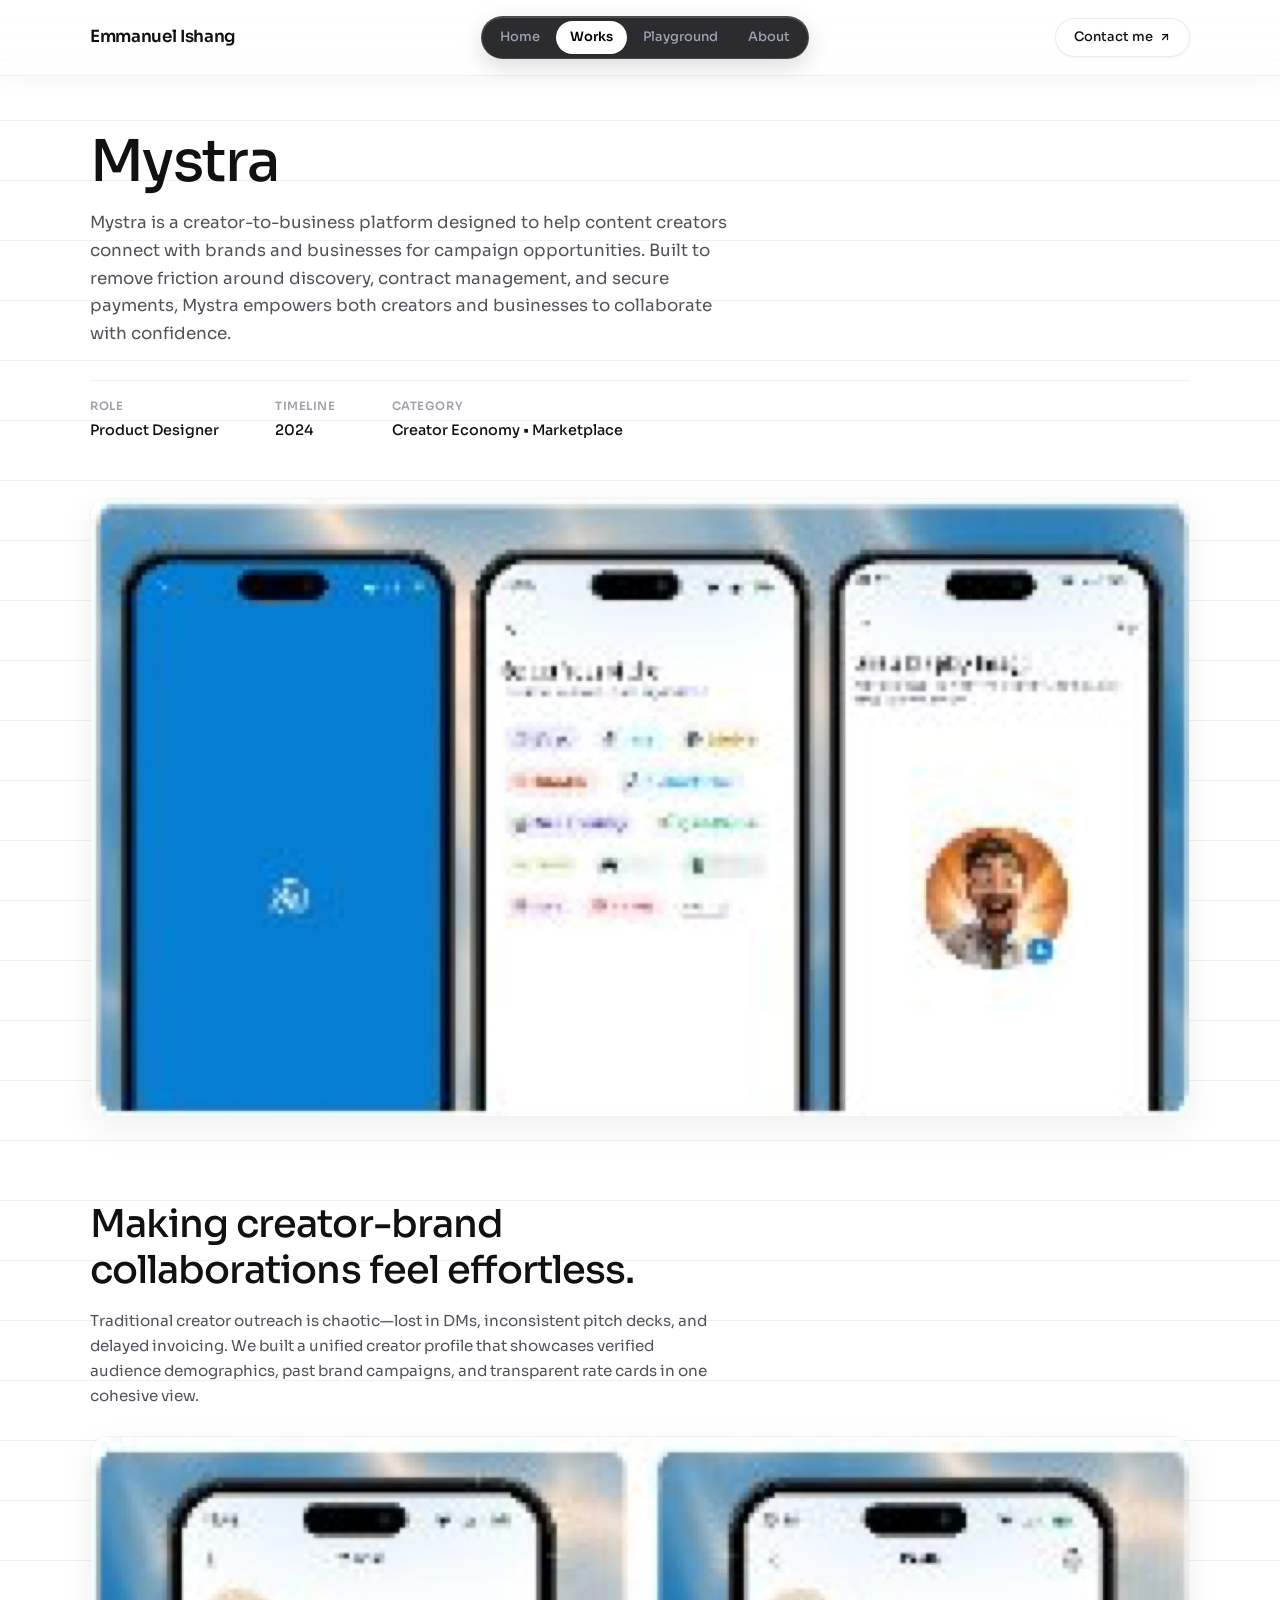
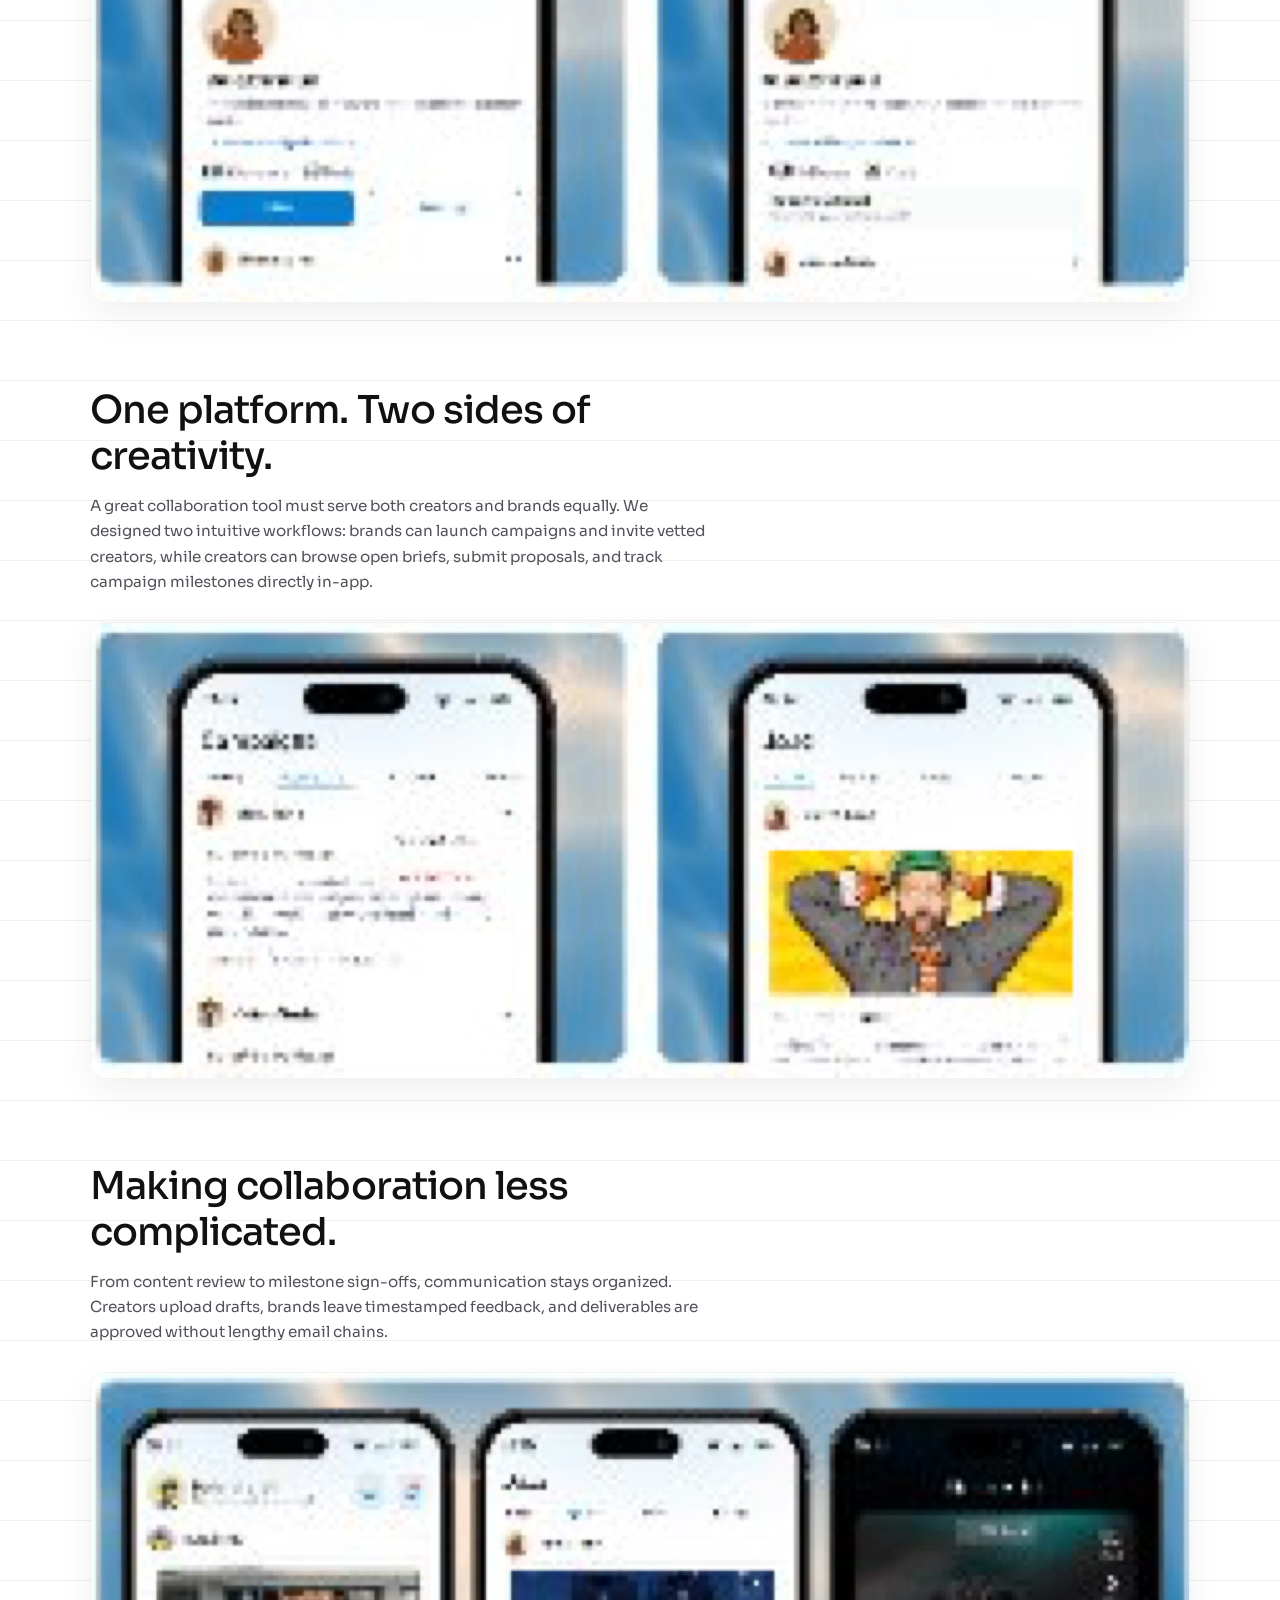
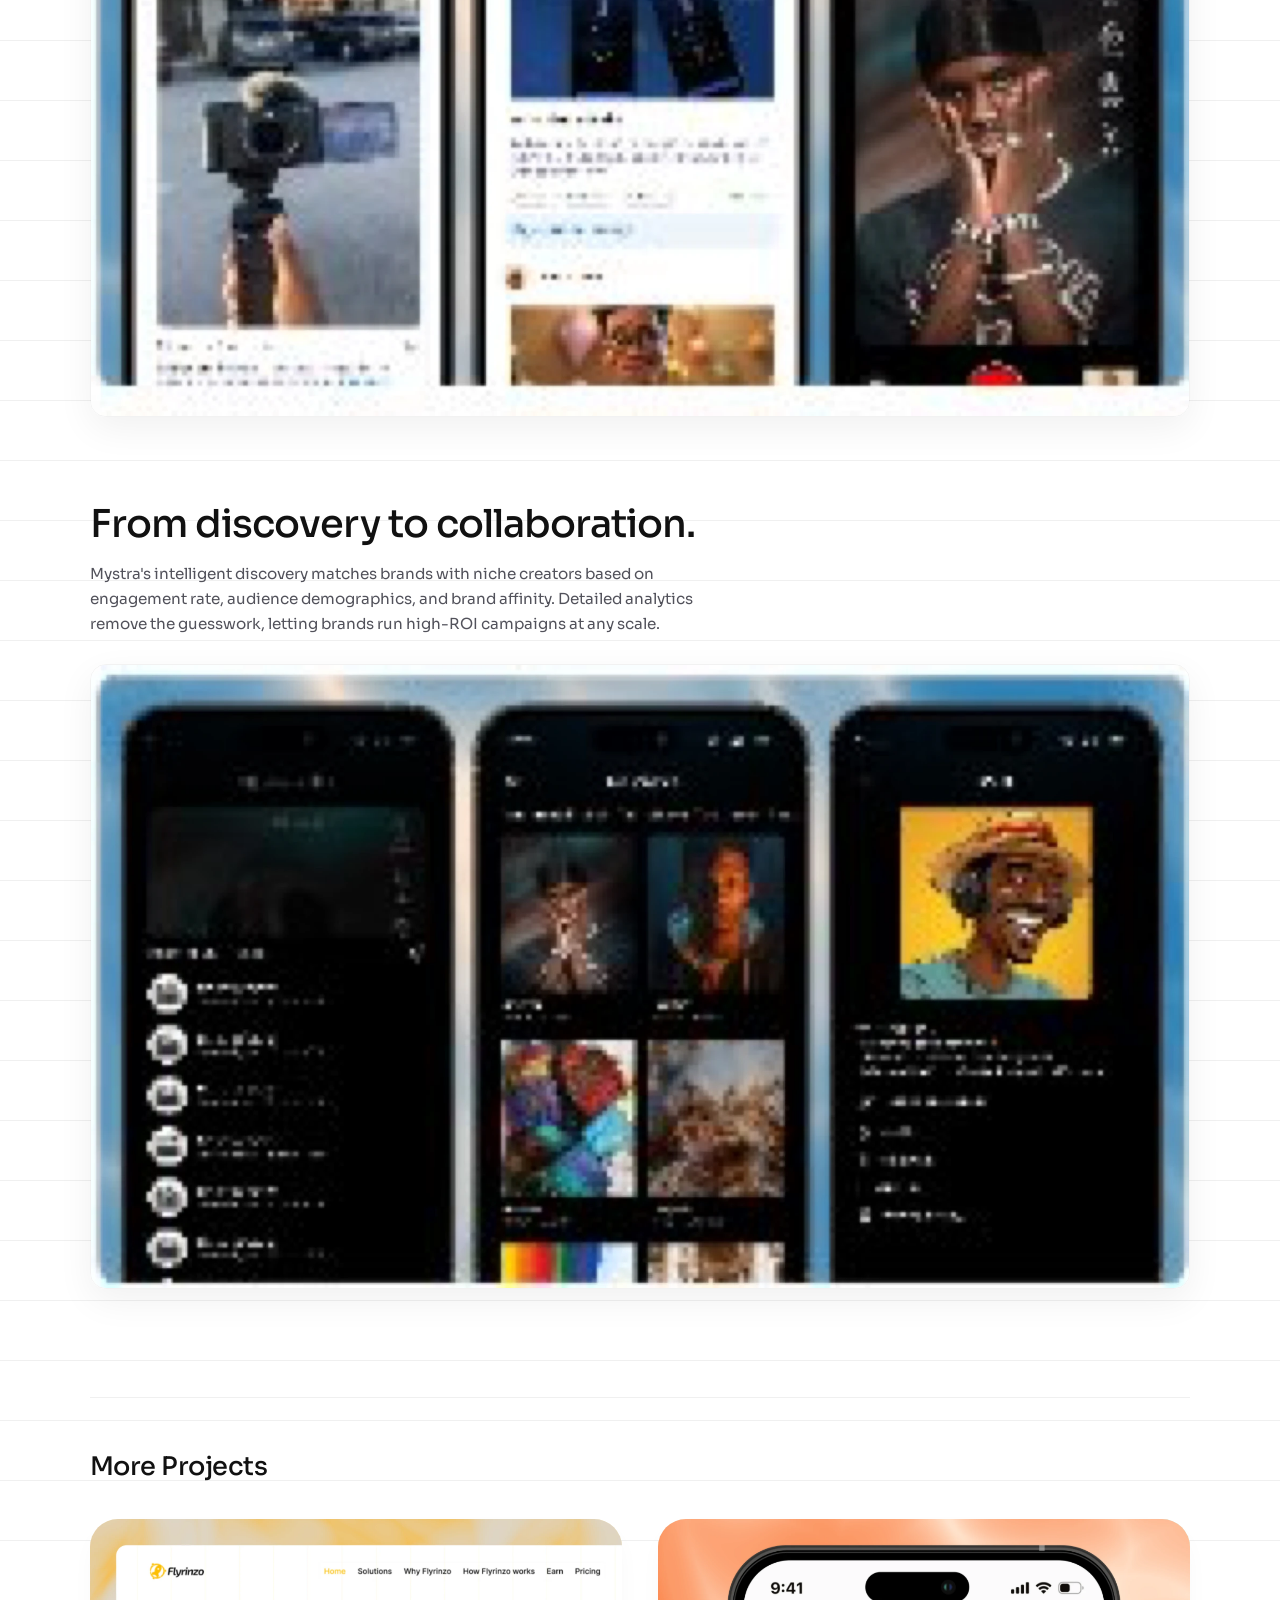
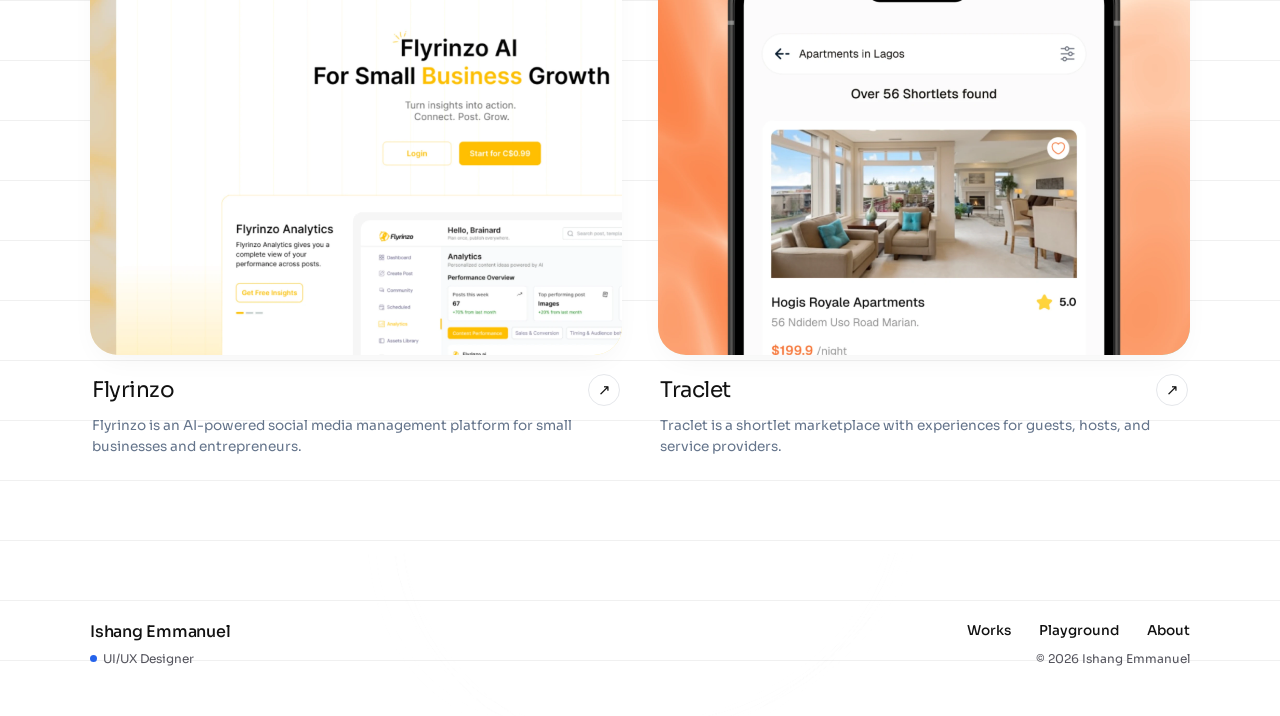
<file: mystra.html>
<!DOCTYPE html>
<html lang="en">
<head>
  <meta charset="UTF-8">
  <meta name="viewport" content="width=device-width, initial-scale=1.0, viewport-fit=cover">
  <title>Mystra Case Study — Creator Collaboration Platform | Emmanuel Ishang</title>
  <meta name="description" content="Mystra case study: a frictionless platform connecting content creators and brands with discovery tools, deal management, and transparent workflows.">
  <meta name="author" content="Emmanuel Ishang">
  <meta name="keywords" content="Mystra, Case Study, Creator Economy, Brand Collaboration, Influencer Marketing, Product Design, UI/UX Design, Emmanuel Ishang, Mobile App Design">
  <meta name="robots" content="index, follow, max-image-preview:large">

  <!-- Canonical URL -->
  <link rel="canonical" href="https://emmyrazy.github.io/portfolio/mystra.html">

  <!-- Theme & Mobile App Meta -->
  <meta name="theme-color" content="#121212" media="(prefers-color-scheme: dark)">
  <meta name="theme-color" content="#FAF7F2" media="(prefers-color-scheme: light)">
  <meta name="mobile-web-app-capable" content="yes">
  <meta name="apple-mobile-web-app-capable" content="yes">
  <meta name="apple-mobile-web-app-status-bar-style" content="black-translucent">
  <meta name="apple-mobile-web-app-title" content="Emmanuel Ishang">

  <!-- Favicons -->
  <link rel="icon" type="image/svg+xml" href="assets/images/favicon.svg">
  <link rel="apple-touch-icon" href="assets/images/about-avatar.png">

  <!-- Open Graph / Social -->
  <meta property="og:type" content="article">
  <meta property="og:site_name" content="Emmanuel Ishang Portfolio">
  <meta property="og:url" content="https://emmyrazy.github.io/portfolio/mystra.html">
  <meta property="og:title" content="Mystra Case Study — Creator Collaboration Platform">
  <meta property="og:description" content="Making creator-brand collaborations feel effortless. One platform, two sides of creativity. Product design case study.">
  <meta property="og:image" content="https://emmyrazy.github.io/portfolio/assets/images/mystra-hero-mockup.png">
  <meta property="og:image:width" content="1200">
  <meta property="og:image:height" content="630">
  <meta property="og:image:alt" content="Mystra Case Study UI Showcase">

  <!-- Twitter / X -->
  <meta name="twitter:card" content="summary_large_image">
  <meta name="twitter:title" content="Mystra Case Study — Emmanuel Ishang">
  <meta name="twitter:description" content="Making creator-brand collaborations feel effortless. Mystra product design case study.">
  <meta name="twitter:image" content="https://emmyrazy.github.io/portfolio/assets/images/mystra-hero-mockup.png">

  <!-- Structured Data / JSON-LD -->
  <script type="application/ld+json">
  {
    "@context": "https://schema.org",
    "@type": "CreativeWork",
    "name": "Mystra Case Study",
    "headline": "Mystra — Creator-to-Brand Collaboration Platform",
    "description": "Product design case study on bridging the gap between digital content creators and brand marketing teams through a unified, transparent platform.",
    "author": {
      "@type": "Person",
      "name": "Emmanuel Ishang",
      "url": "https://emmyrazy.github.io/portfolio/"
    },
    "image": "https://emmyrazy.github.io/portfolio/assets/images/mystra-hero-mockup.png",
    "genre": "Product & UI/UX Design Case Study",
    "inLanguage": "en-US"
  }
  </script>

  <!-- Preload Critical Variable Font for fast rendering & no layout shift -->
  <link rel="preload" href="assets/fonts/sora/Sora-VariableFont_wght.ttf" as="font" type="font/ttf" crossorigin>

  <!-- Stylesheets -->
  <link rel="stylesheet" href="css/styles.css?v=2.0">
  <link rel="stylesheet" href="css/mobile.css?v=2.0">
</head>
<body>

  <!-- Accessibility: Skip to Content Link -->
  <a href="#main-content" class="skip-to-content">Skip to content</a>

  <!-- ===================================================================
       HEADER & FLOATING NAVIGATION
       =================================================================== -->
  <header class="site-header" role="banner">
    <div class="nav-container">
      
      <!-- Brand Logo / Name -->
      <a href="index.html#home" class="logo-text" aria-label="Emmanuel Ishang Home">
        Emmanuel Ishang
      </a>

      <!-- Center Black Pill Capsule Navigation -->
      <nav class="nav-pill-capsule" role="navigation" aria-label="Main Navigation">
        <ul>
          <li><a href="index.html#home">Home</a></li>
          <li><a href="works.html" class="active">Works</a></li>
          <li><a href="playground.html">Playground</a></li>
          <li><a href="index.html#about">About</a></li>
        </ul>
      </nav>

      <!-- Right Contact Action -->
      <a href="index.html#contact" class="btn-contact-nav" aria-label="Contact Emmanuel">
        <span>Contact me</span>
        <svg width="12" height="12" viewBox="0 0 24 24" fill="none" stroke="currentColor" stroke-width="2.5" stroke-linecap="round" stroke-linejoin="round" aria-hidden="true">
          <line x1="7" y1="17" x2="17" y2="7"></line>
          <polyline points="7 7 17 7 17 17"></polyline>
        </svg>
      </a>

      <!-- Mobile Navigation Toggle Button -->
      <button id="mobileMenuBtn" class="mobile-menu-btn" aria-label="Toggle navigation menu" aria-expanded="false" aria-controls="mobileNavDrawer">
        <svg width="20" height="20" viewBox="0 0 24 24" fill="none" stroke="currentColor" stroke-width="2" stroke-linecap="round" stroke-linejoin="round" aria-hidden="true">
          <line x1="3" y1="12" x2="21" y2="12"></line>
          <line x1="3" y1="6" x2="21" y2="6"></line>
          <line x1="3" y1="18" x2="21" y2="18"></line>
        </svg>
      </button>

    </div>

    <!-- Mobile Navigation Drawer -->
    <div id="mobileNavDrawer" class="mobile-nav-drawer" aria-hidden="true">
      <ul>
        <li><a href="index.html#home">Home</a></li>
        <li><a href="works.html" class="active">Works</a></li>
        <li><a href="playground.html">Playground</a></li>
        <li><a href="index.html#about">About</a></li>
        <li><a href="index.html#contact">Contact me</a></li>
      </ul>
    </div>
  </header>

  <!-- ===================================================================
       MAIN CONTENT CONTAINER
       =================================================================== -->
  <main id="main-content" role="main">
    <section class="cs-detail-section">
      <div class="container">

        <!-- Case Study Header -->
        <header class="cs-header">
          <h1 class="cs-title">Mystra</h1>
          <p class="cs-lead">
            Mystra is a creator-to-business platform designed to help content creators connect with brands and businesses for campaign opportunities. Built to remove friction around discovery, contract management, and secure payments, Mystra empowers both creators and businesses to collaborate with confidence.
          </p>

          <div class="cs-meta-grid">
            <div class="cs-meta-item">
              <span class="cs-meta-label">Role</span>
              <span class="cs-meta-val">Product Designer</span>
            </div>
            <div class="cs-meta-item">
              <span class="cs-meta-label">Timeline</span>
              <span class="cs-meta-val">2024</span>
            </div>
            <div class="cs-meta-item">
              <span class="cs-meta-label">Category</span>
              <span class="cs-meta-val">Creator Economy • Marketplace</span>
            </div>
          </div>
        </header>

        <!-- Case Study Narrative Stack -->
        <div class="cs-content-stack">

          <!-- Block 1: Hero Triple Phone Mockup -->
          <div class="cs-narrative-block">
            <div class="cs-media-frame">
              <img src="assets/images/mystra-hero-mockup.webp" alt="Mystra splash screen, social handles connect screen, and creator onboarding verification" width="2048" height="1151" fetchpriority="high" decoding="async">
            </div>
          </div>

          <!-- Block 2: Problem - Making creator-brand collaborations feel effortless -->
          <div class="cs-narrative-block">
            <div class="cs-text-wrap">
              <h2 class="cs-heading-2">Making creator-brand collaborations feel effortless.</h2>
              <p class="cs-para">
                Traditional creator outreach is chaotic—lost in DMs, inconsistent pitch decks, and delayed invoicing. We built a unified creator profile that showcases verified audience demographics, past brand campaigns, and transparent rate cards in one cohesive view.
              </p>
            </div>
            <div class="cs-media-frame">
              <img src="assets/images/mystra-phones-1.webp" alt="Mystra creator profile view and verified media kit demographics" width="2048" height="868" loading="lazy" decoding="async">
            </div>
          </div>

          <!-- Block 3: One platform. Two sides of creativity -->
          <div class="cs-narrative-block">
            <div class="cs-text-wrap">
              <h2 class="cs-heading-2">One platform. Two sides of creativity.</h2>
              <p class="cs-para">
                A great collaboration tool must serve both creators and brands equally. We designed two intuitive workflows: brands can launch campaigns and invite vetted creators, while creators can browse open briefs, submit proposals, and track campaign milestones directly in-app.
              </p>
            </div>
            <div class="cs-media-frame">
              <img src="assets/images/mystra-phones-2.webp" alt="Mystra active campaigns list and brand proposal review card" width="2048" height="849" loading="lazy" decoding="async">
            </div>
          </div>

          <!-- Block 4: Making collaboration less complicated -->
          <div class="cs-narrative-block">
            <div class="cs-text-wrap">
              <h2 class="cs-heading-2">Making collaboration less complicated.</h2>
              <p class="cs-para">
                From content review to milestone sign-offs, communication stays organized. Creators upload drafts, brands leave timestamped feedback, and deliverables are approved without lengthy email chains.
              </p>
            </div>
            <div class="cs-media-frame">
              <img src="assets/images/mystra-phones-3.webp" alt="Mystra content review drafts, performance analytics, and full-screen video preview" width="2048" height="1199" loading="lazy" decoding="async">
            </div>
          </div>

          <!-- Block 5: From discovery to collaboration -->
          <div class="cs-narrative-block">
            <div class="cs-text-wrap">
              <h2 class="cs-heading-2">From discovery to collaboration.</h2>
              <p class="cs-para">
                Mystra's intelligent discovery matches brands with niche creators based on engagement rate, audience demographics, and brand affinity. Detailed analytics remove the guesswork, letting brands run high-ROI campaigns at any scale.
              </p>
            </div>
            <div class="cs-media-frame">
              <img src="assets/images/mystra-phones-4.webp" alt="Mystra dark mode creator discovery feed, visual portfolio grid, and rate card breakdown" width="2048" height="1161" loading="lazy" decoding="async">
            </div>
          </div>

        </div>

        <!-- More Projects Section -->
        <section class="cs-more-section">
          <h2 class="cs-more-title">More Projects</h2>
          <div class="cs-more-grid">
            
            <!-- Project: Flyrinzo -->
            <article class="work-card">
              <a href="flyrinzo.html" class="work-card-link-wrap">
                <div class="work-visual-box bg-pastel-yellow">
                  <img src="assets/images/work-1.webp" alt="Flyrinzo AI platform interface preview" class="work-visual-img" loading="lazy" decoding="async">
                </div>
              </a>
              <div class="work-info-meta">
                <div class="work-title-row">
                  <h3 class="work-name"><a href="flyrinzo.html">Flyrinzo</a></h3>
                  <a href="flyrinzo.html" class="btn-arrow-circle-clean" aria-label="View Flyrinzo project">↗</a>
                </div>
                <p class="work-desc">
                  Flyrinzo is an AI-powered social media management platform for small businesses and entrepreneurs.
                </p>
              </div>
            </article>

            <!-- Project: Traclet -->
            <article class="work-card">
              <a href="traclet.html" class="work-card-link-wrap">
                <div class="work-visual-box bg-pastel-mint">
                  <img src="assets/images/work-3.webp" alt="Traclet mobile interface preview" class="work-visual-img" loading="lazy" decoding="async">
                </div>
              </a>
              <div class="work-info-meta">
                <div class="work-title-row">
                  <h3 class="work-name"><a href="traclet.html">Traclet</a></h3>
                  <a href="traclet.html" class="btn-arrow-circle-clean" aria-label="View Traclet project">↗</a>
                </div>
                <p class="work-desc">
                  Traclet is a shortlet marketplace with experiences for guests, hosts, and service providers.
                </p>
              </div>
            </article>

          </div>
        </section>

      </div>
    </section>
  </main>

  <!-- ===================================================================
       FOOTER
       =================================================================== -->
  <footer class="site-footer" role="contentinfo">
    <div class="footer-orbit-bg" aria-hidden="true">
      <img src="assets/images/orbit-bg-pattern.webp" alt="" width="1024" height="1024" loading="lazy" decoding="async">
    </div>
    <div class="container footer-inner">
      <div class="footer-left">
        <div class="footer-brand-name">Ishang Emmanuel</div>
        <div class="footer-brand-role">
          <span class="footer-status-dot" aria-hidden="true"></span>
          <span>UI/UX Designer</span>
        </div>
      </div>

      <div class="footer-right">
        <ul class="footer-nav-links">
          <li><a href="works.html">Works</a></li>
          <li><a href="playground.html">Playground</a></li>
          <li><a href="index.html#about">About</a></li>
        </ul>
        <div class="footer-brand-copy">
          © 2026 Ishang Emmanuel
        </div>
      </div>
    </div>
  </footer>

  <!-- Main Application Script -->
  <script src="js/app.js"></script>
</body>
</html>
</file>
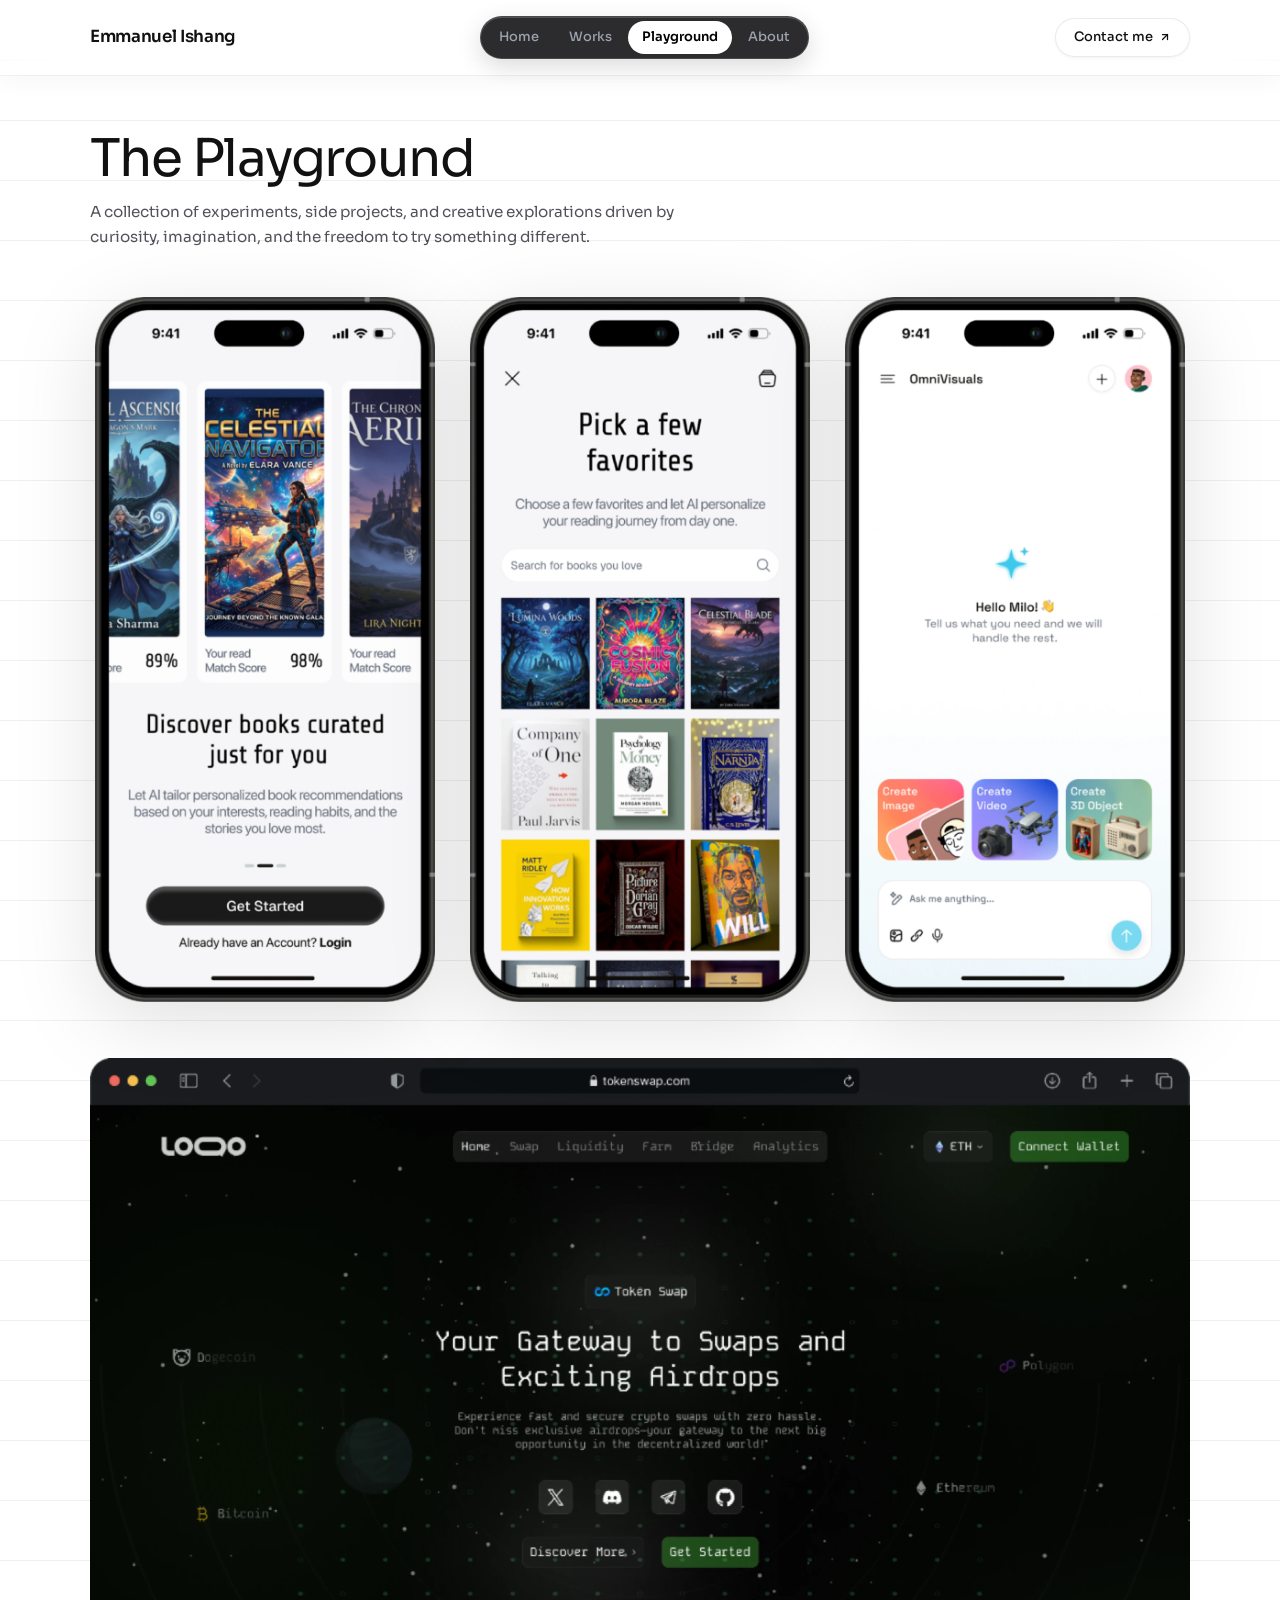
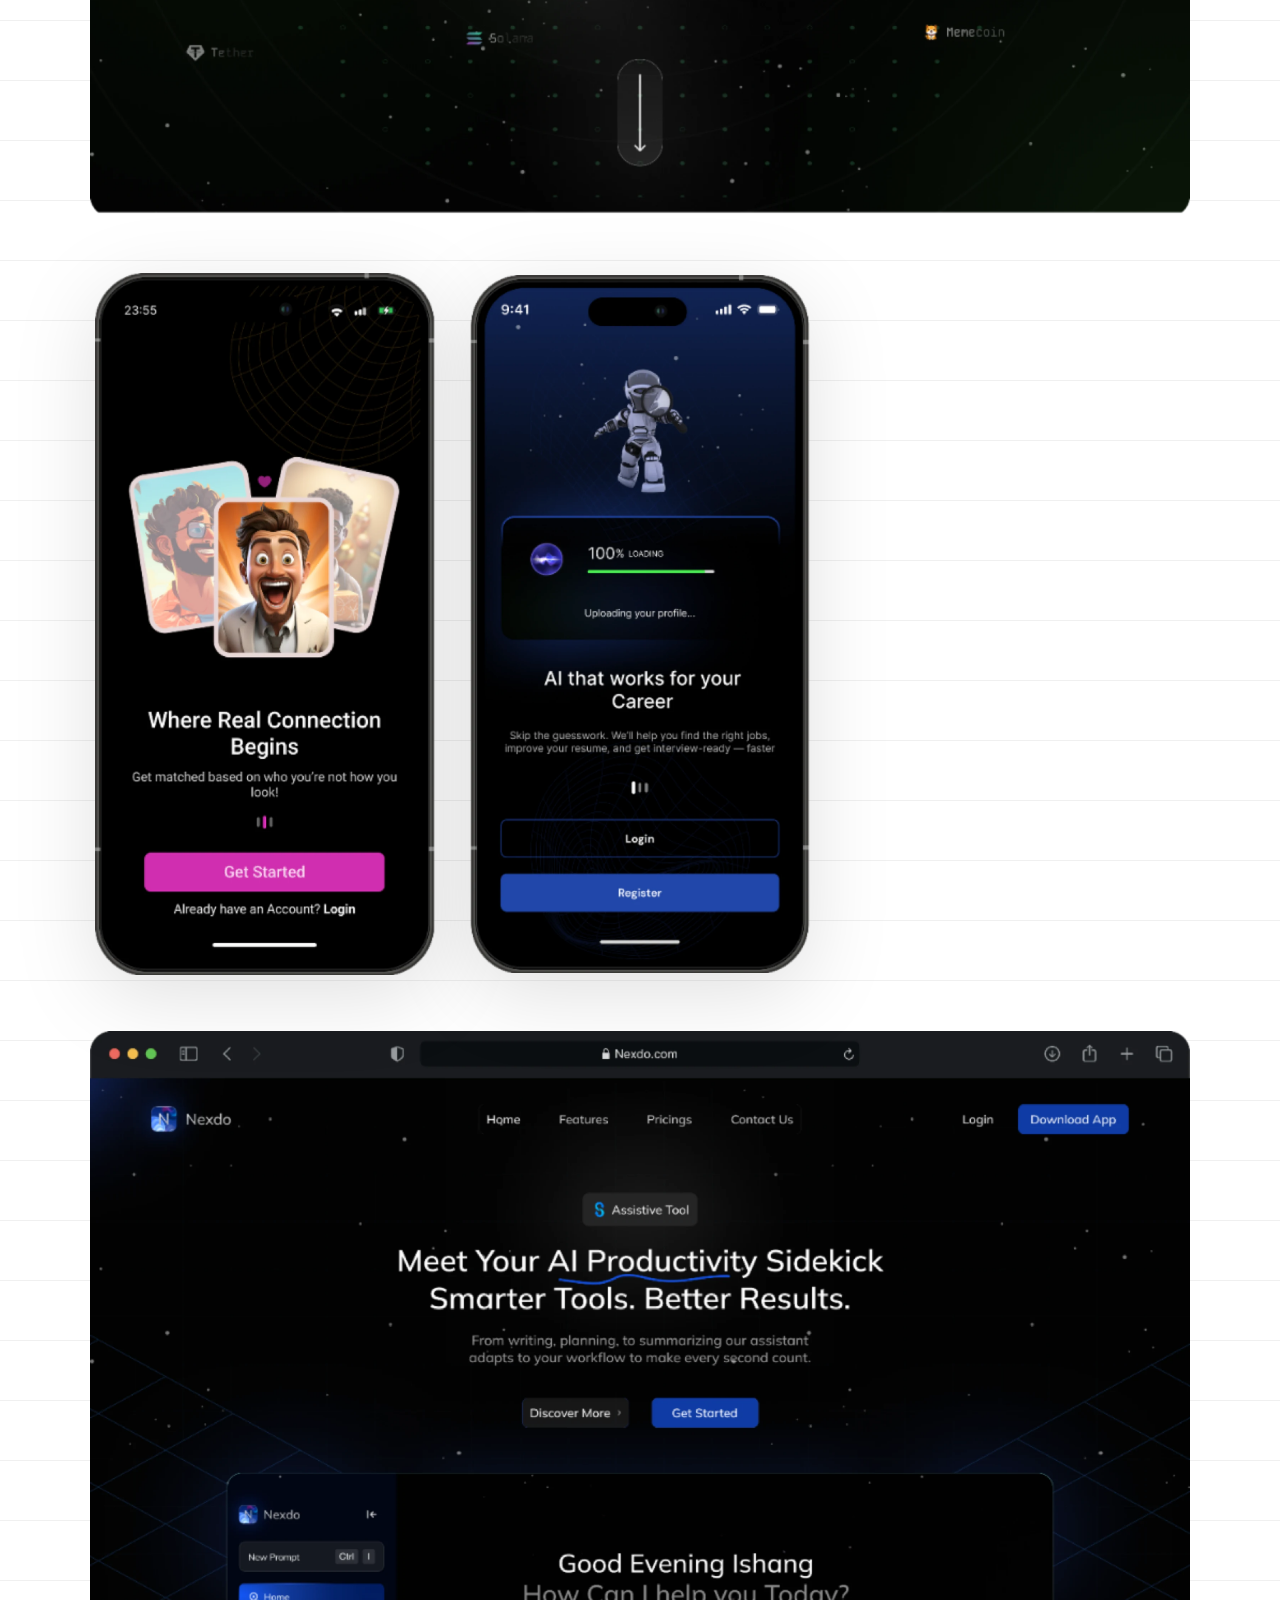
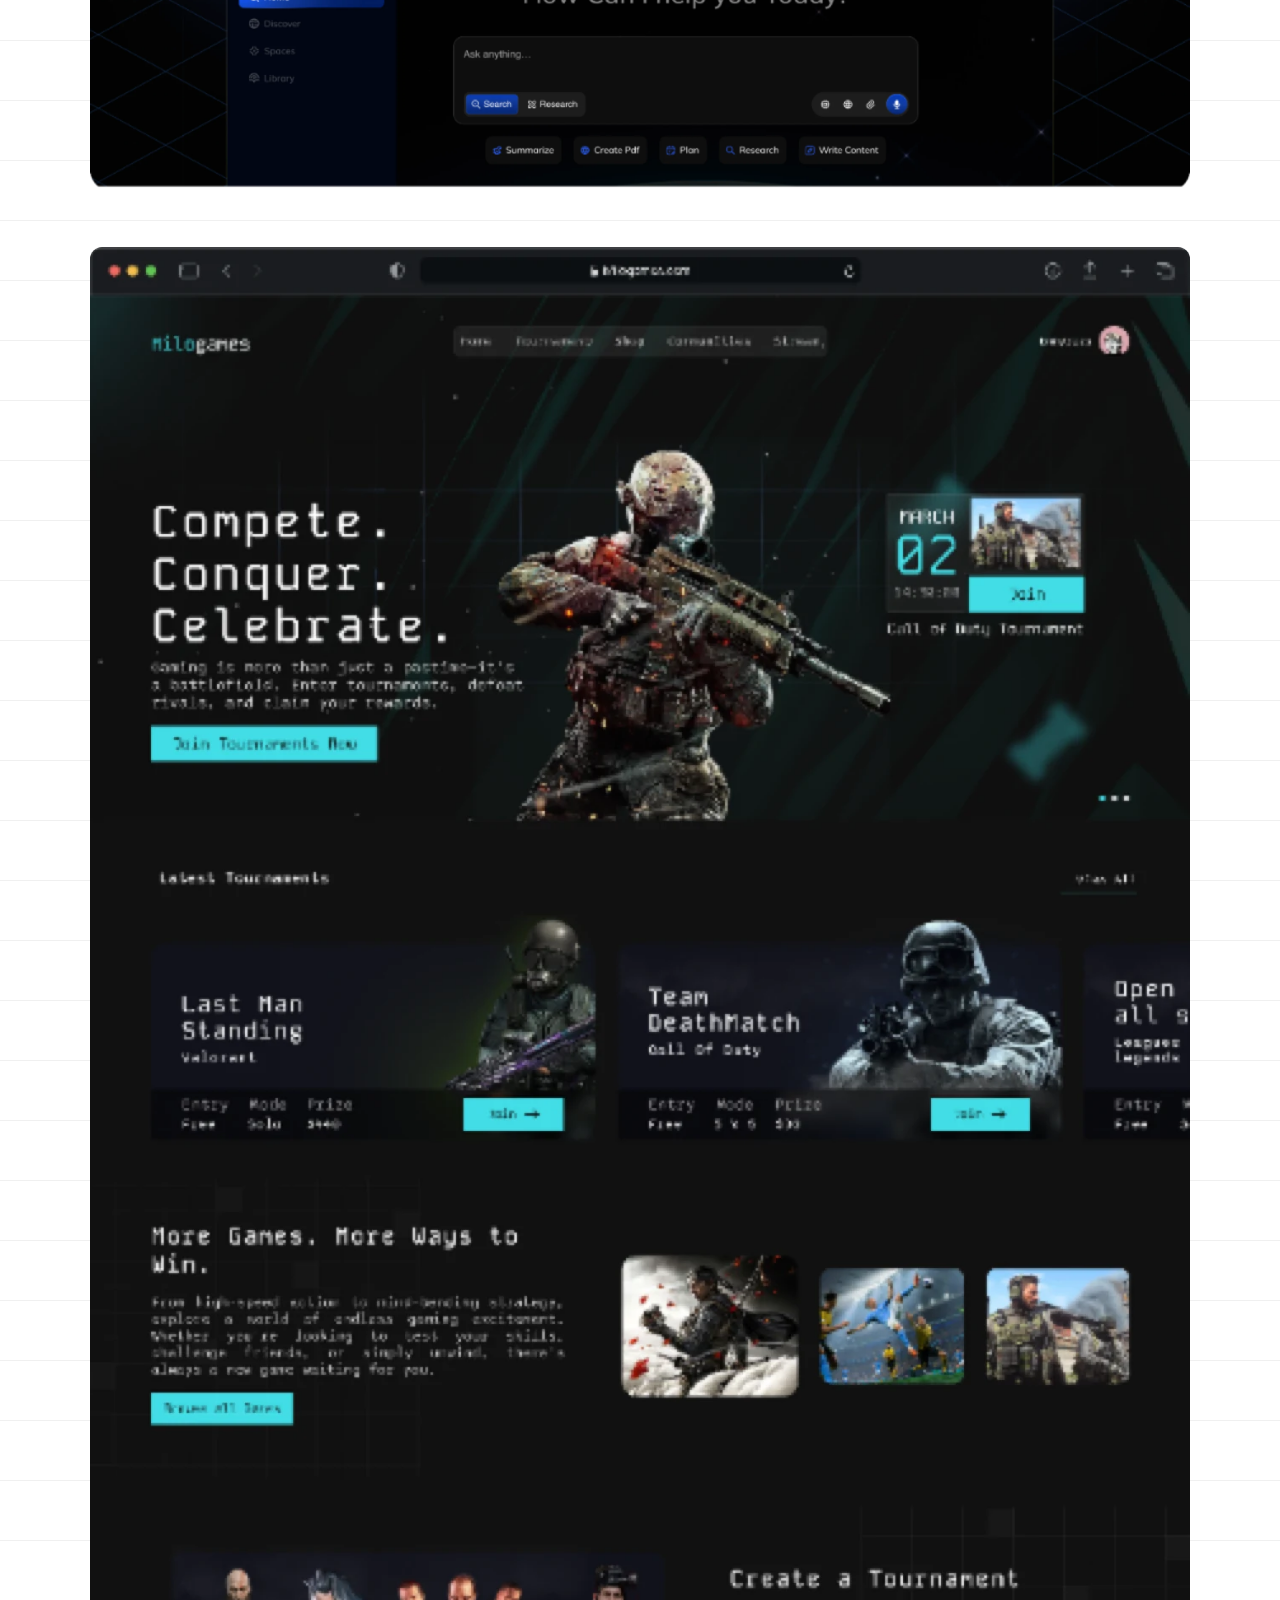
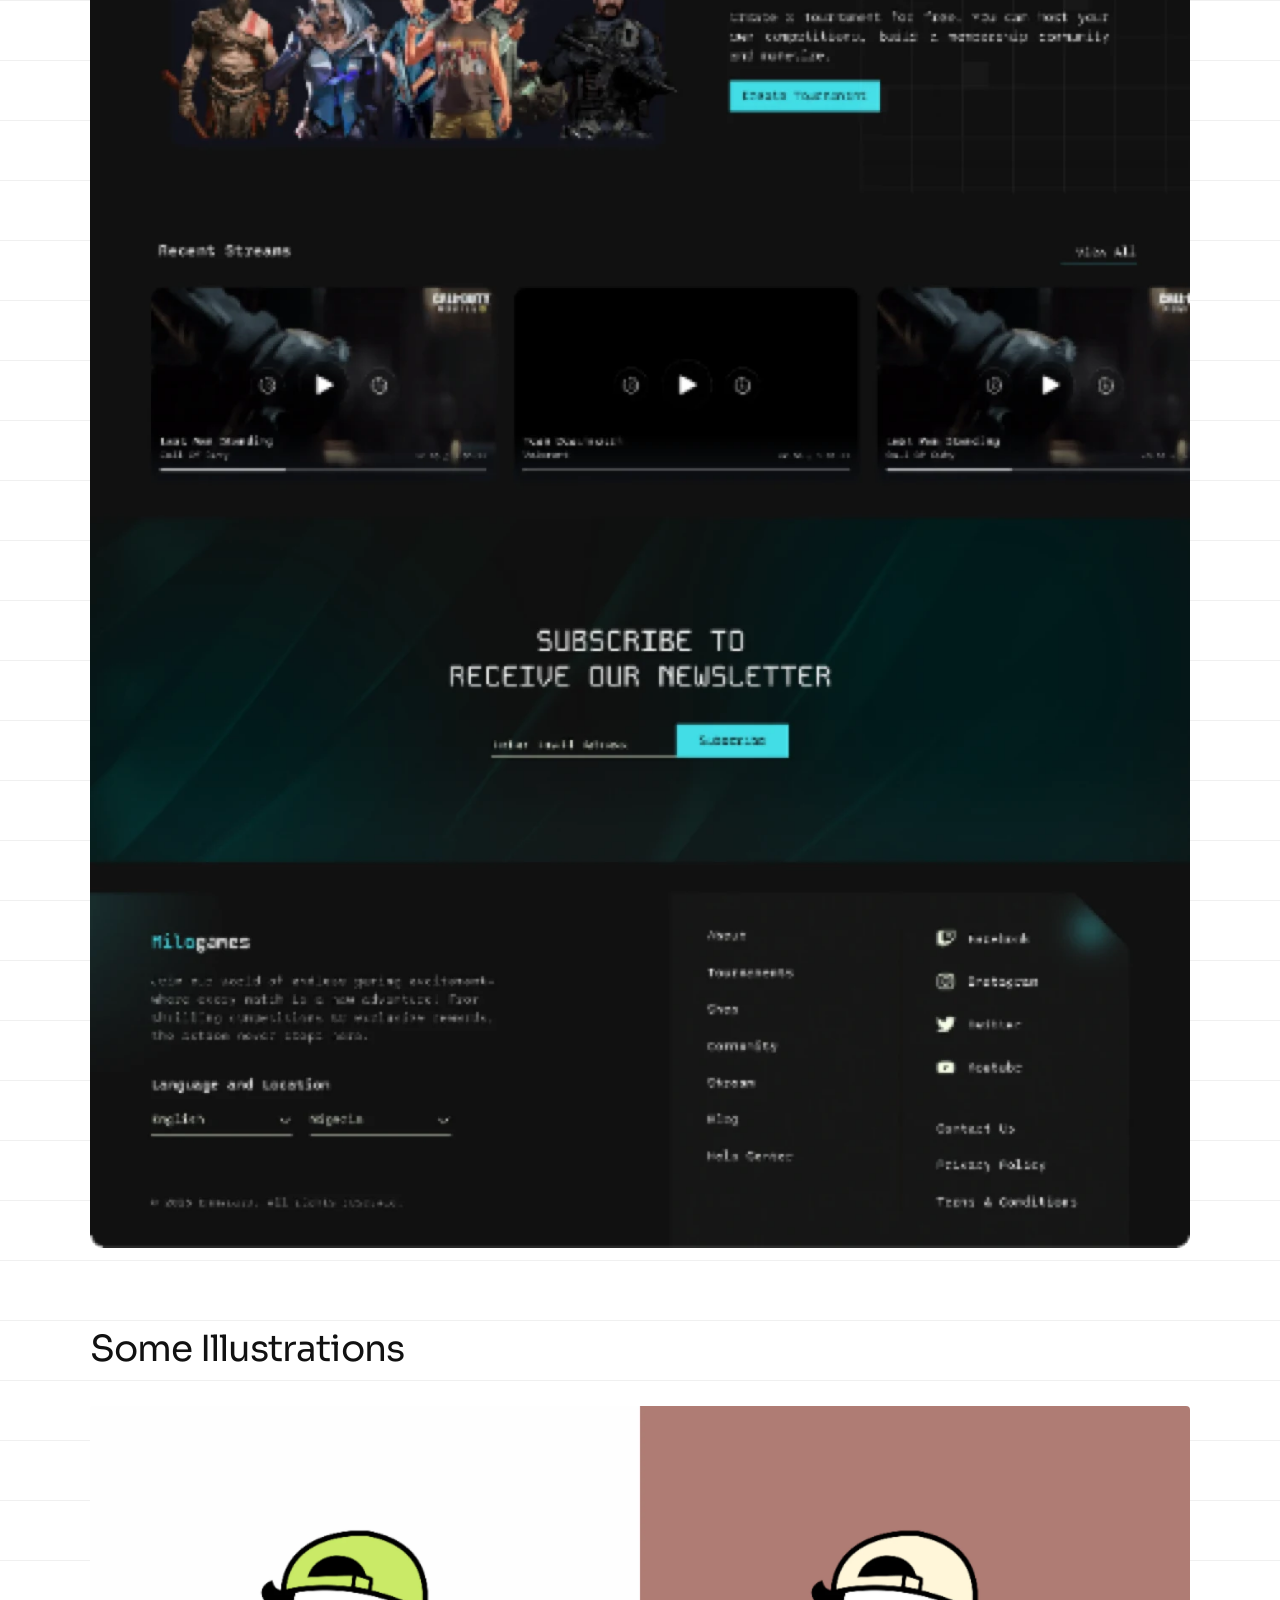
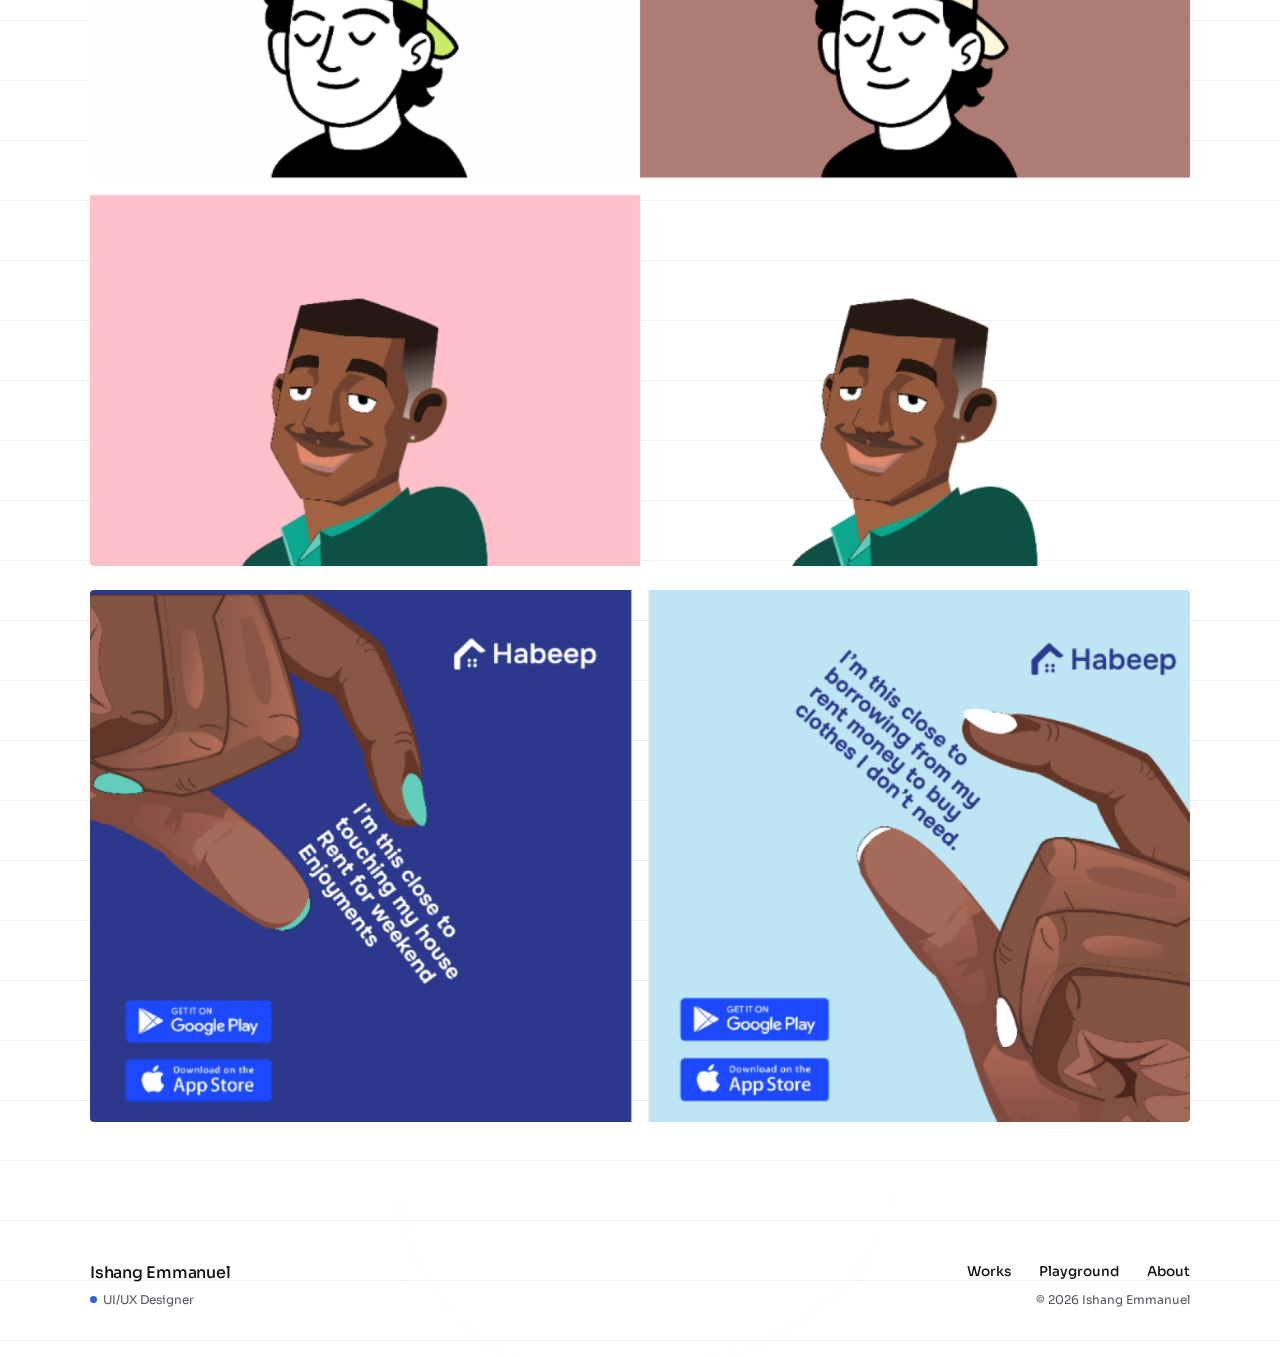
<file: playground.html>
<!DOCTYPE html>
<html lang="en">
<head>
  <meta charset="UTF-8">
  <meta name="viewport" content="width=device-width, initial-scale=1.0, viewport-fit=cover">
  <title>The Playground — Visual Explorations &amp; Concepts | Emmanuel Ishang</title>
  <meta name="description" content="A curated space for visual explorations, concept designs, mobile interactions, and digital craft by Emmanuel Ishang.">
  <meta name="author" content="Emmanuel Ishang">
  <meta name="keywords" content="Design Playground, UI Experiments, Visual Design, Concept Design, Mobile Interaction, Emmanuel Ishang, Product Designer">
  <meta name="robots" content="index, follow, max-image-preview:large">

  <!-- Canonical URL -->
  <link rel="canonical" href="https://emmyrazy.github.io/portfolio/playground.html">

  <!-- Theme & Mobile App Meta -->
  <meta name="theme-color" content="#121212" media="(prefers-color-scheme: dark)">
  <meta name="theme-color" content="#FAF7F2" media="(prefers-color-scheme: light)">
  <meta name="mobile-web-app-capable" content="yes">
  <meta name="apple-mobile-web-app-capable" content="yes">
  <meta name="apple-mobile-web-app-status-bar-style" content="black-translucent">
  <meta name="apple-mobile-web-app-title" content="Emmanuel Ishang">

  <!-- Favicons -->
  <link rel="icon" type="image/svg+xml" href="assets/images/favicon.svg">
  <link rel="apple-touch-icon" href="assets/images/about-avatar.png">

  <!-- Open Graph / Social -->
  <meta property="og:type" content="website">
  <meta property="og:site_name" content="Emmanuel Ishang Portfolio">
  <meta property="og:url" content="https://emmyrazy.github.io/portfolio/playground.html">
  <meta property="og:title" content="The Playground — Emmanuel Ishang">
  <meta property="og:description" content="A space for experiments, visual explorations, and ideas in progress.">
  <meta property="og:image" content="https://emmyrazy.github.io/portfolio/assets/images/playground-web-1.png">
  <meta property="og:image:width" content="1200">
  <meta property="og:image:height" content="630">
  <meta property="og:image:alt" content="Emmanuel Ishang Playground Showcase">

  <!-- Twitter / X -->
  <meta name="twitter:card" content="summary_large_image">
  <meta name="twitter:title" content="The Playground — Emmanuel Ishang">
  <meta name="twitter:description" content="A space for experiments, visual explorations, and ideas in progress.">
  <meta name="twitter:image" content="https://emmyrazy.github.io/portfolio/assets/images/playground-web-1.png">

  <!-- Structured Data / JSON-LD -->
  <script type="application/ld+json">
  {
    "@context": "https://schema.org",
    "@type": "CollectionPage",
    "name": "The Playground",
    "headline": "Design Playground & Visual Experiments",
    "description": "Visual explorations, micro-interactions, concept mockups, and work-in-progress digital designs.",
    "author": {
      "@type": "Person",
      "name": "Emmanuel Ishang",
      "url": "https://emmyrazy.github.io/portfolio/"
    },
    "image": "https://emmyrazy.github.io/portfolio/assets/images/playground-web-1.png"
  }
  </script>

  <!-- Preload Critical Variable Font for fast rendering & no layout shift -->
  <link rel="preload" href="assets/fonts/sora/Sora-VariableFont_wght.ttf" as="font" type="font/ttf" crossorigin>

  <!-- Stylesheets -->
  <link rel="stylesheet" href="css/styles.css?v=2.0">
  <link rel="stylesheet" href="css/mobile.css?v=2.0">
</head>
<body>

  <!-- Accessibility: Skip to Content Link -->
  <a href="#main-content" class="skip-to-content">Skip to content</a>

  <!-- ===================================================================
       HEADER & FLOATING NAVIGATION
       =================================================================== -->
  <header class="site-header" role="banner">
    <div class="nav-container">
      
      <!-- Brand Logo / Name -->
      <a href="index.html#home" class="logo-text" aria-label="Emmanuel Ishang Home">
        Emmanuel Ishang
      </a>

      <!-- Center Black Pill Capsule Navigation -->
      <nav class="nav-pill-capsule" role="navigation" aria-label="Main Navigation">
        <ul>
          <li><a href="index.html#home">Home</a></li>
          <li><a href="works.html">Works</a></li>
          <li><a href="playground.html" class="active">Playground</a></li>
          <li><a href="index.html#about">About</a></li>
        </ul>
      </nav>

      <!-- Right Contact Action -->
      <a href="index.html#contact" class="btn-contact-nav" aria-label="Contact Emmanuel">
        <span>Contact me</span>
        <svg width="12" height="12" viewBox="0 0 24 24" fill="none" stroke="currentColor" stroke-width="2.5" stroke-linecap="round" stroke-linejoin="round" aria-hidden="true">
          <line x1="7" y1="17" x2="17" y2="7"></line>
          <polyline points="7 7 17 7 17 17"></polyline>
        </svg>
      </a>

      <!-- Mobile Navigation Toggle Button -->
      <button id="mobileMenuBtn" class="mobile-menu-btn" aria-label="Toggle navigation menu" aria-expanded="false" aria-controls="mobileNavDrawer">
        <svg width="20" height="20" viewBox="0 0 24 24" fill="none" stroke="currentColor" stroke-width="2" stroke-linecap="round" stroke-linejoin="round" aria-hidden="true">
          <line x1="3" y1="12" x2="21" y2="12"></line>
          <line x1="3" y1="6" x2="21" y2="6"></line>
          <line x1="3" y1="18" x2="21" y2="18"></line>
        </svg>
      </button>

    </div>

    <!-- Mobile Navigation Drawer -->
    <div id="mobileNavDrawer" class="mobile-nav-drawer" aria-hidden="true">
      <ul>
        <li><a href="index.html#home">Home</a></li>
        <li><a href="works.html">Works</a></li>
        <li><a href="playground.html" class="active">Playground</a></li>
        <li><a href="index.html#about">About</a></li>
        <li><a href="index.html#contact">Contact me</a></li>
      </ul>
    </div>
  </header>

  <!-- ===================================================================
       MAIN CONTENT CONTAINER
       =================================================================== -->
  <main id="main-content" role="main">
    <section class="playground-section">
      <div class="container">

        <!-- Header -->
        <div class="playground-header">
          <h1 class="playground-title">The Playground</h1>
          <p class="playground-subtitle">
            A collection of experiments, side projects, and creative explorations driven by curiosity, imagination, and the freedom to try something different.
          </p>
        </div>

        <!-- Vertical Showcase Stack -->
        <div class="pg-showcase-stack">
          <!-- Row 1: 3 High-Quality Phones in Responsive Horizontal Flexbox -->
          <div class="pg-phones-flex">
            <div class="pg-phone-flex-item">
              <img src="assets/images/playground-phone-1.webp" alt="Book discovery personalized recommendation screen" class="pg-phone-flex-img" width="1482" height="3072" fetchpriority="high" decoding="async">
            </div>
            <div class="pg-phone-flex-item">
              <img src="assets/images/playground-phone-2.webp" alt="Pick a few favorites reading journey screen" class="pg-phone-flex-img" width="1482" height="3072" fetchpriority="auto" decoding="async">
            </div>
            <div class="pg-phone-flex-item">
              <img src="assets/images/playground-phone-3.webp" alt="OmniVisuals generative AI assistant screen" class="pg-phone-flex-img" width="1482" height="3072" fetchpriority="auto" decoding="async">
            </div>
          </div>

          <img src="assets/images/playground-web-1.webp" alt="TokenSwap Web3 platform desktop UI" class="pg-showcase-img" width="3072" height="2121" loading="lazy" decoding="async">

          <!-- Row 2: 3 High-Quality Phones in Responsive Horizontal Flexbox -->
          <div class="pg-phones-flex">
            <div class="pg-phone-flex-item">
              <img src="assets/images/playground-phone-4.webp" alt="Where Real Connection Begins mobile screen" class="pg-phone-flex-img" width="953" height="1968" loading="lazy" decoding="async">
            </div>
            <div class="pg-phone-flex-item">
              <img src="assets/images/playground-phone-5.webp" alt="AI that works for your Career mobile screen" class="pg-phone-flex-img" width="958" height="1968" loading="lazy" decoding="async">
            </div>
            <div class="pg-phone-flex-item">
              <img src="assets/images/playground-phone-6.webp" alt="Pookie Boo NFT artwork details mobile screen" class="pg-phone-flex-img" width="956" height="1968" loading="lazy" decoding="async">
            </div>
          </div>

          <img src="assets/images/playground-web-2.webp" alt="Nexdo AI productivity workspace desktop UI" class="pg-showcase-img" width="3072" height="2121" loading="lazy" decoding="async">

          <img src="assets/images/playground-web-3.webp" alt="Milogames esports tournament platform desktop UI" class="pg-showcase-img" width="1299" height="3072" loading="lazy" decoding="async">
        </div>

        <!-- Some Illustrations Section -->
        <div class="pg-illustrations-section">
          <h2 class="pg-illustrations-heading">Some Illustrations</h2>

          <div class="pg-illust-stack">
            <img src="assets/images/playground-illust-1.webp" alt="Character portrait illustrations" class="pg-illust-img" width="3072" height="2124" loading="lazy" decoding="async">

            <img src="assets/images/playground-illust-2.webp" alt="Habeep promotional hand illustrations" class="pg-illust-img" width="3072" height="1485" loading="lazy" decoding="async">
          </div>
        </div>

      </div>
    </section>
  </main>

  <!-- ===================================================================
       FOOTER
       =================================================================== -->
  <footer class="site-footer" role="contentinfo">
    <div class="footer-orbit-bg" aria-hidden="true">
      <img src="assets/images/orbit-bg-pattern.webp" alt="" width="1024" height="1024">
    </div>
    <div class="container footer-inner">
      <div class="footer-left">
        <div class="footer-brand-name">Ishang Emmanuel</div>
        <div class="footer-brand-role">
          <span class="footer-status-dot" aria-hidden="true"></span>
          <span>UI/UX Designer</span>
        </div>
      </div>

      <div class="footer-right">
        <ul class="footer-nav-links">
          <li><a href="works.html">Works</a></li>
          <li><a href="playground.html">Playground</a></li>
          <li><a href="index.html#about">About</a></li>
        </ul>
        <div class="footer-brand-copy">
          © 2026 Ishang Emmanuel
        </div>
      </div>
    </div>
  </footer>

  <!-- Main Application Script -->
  <script src="js/app.js"></script>
</body>
</html>
</file>
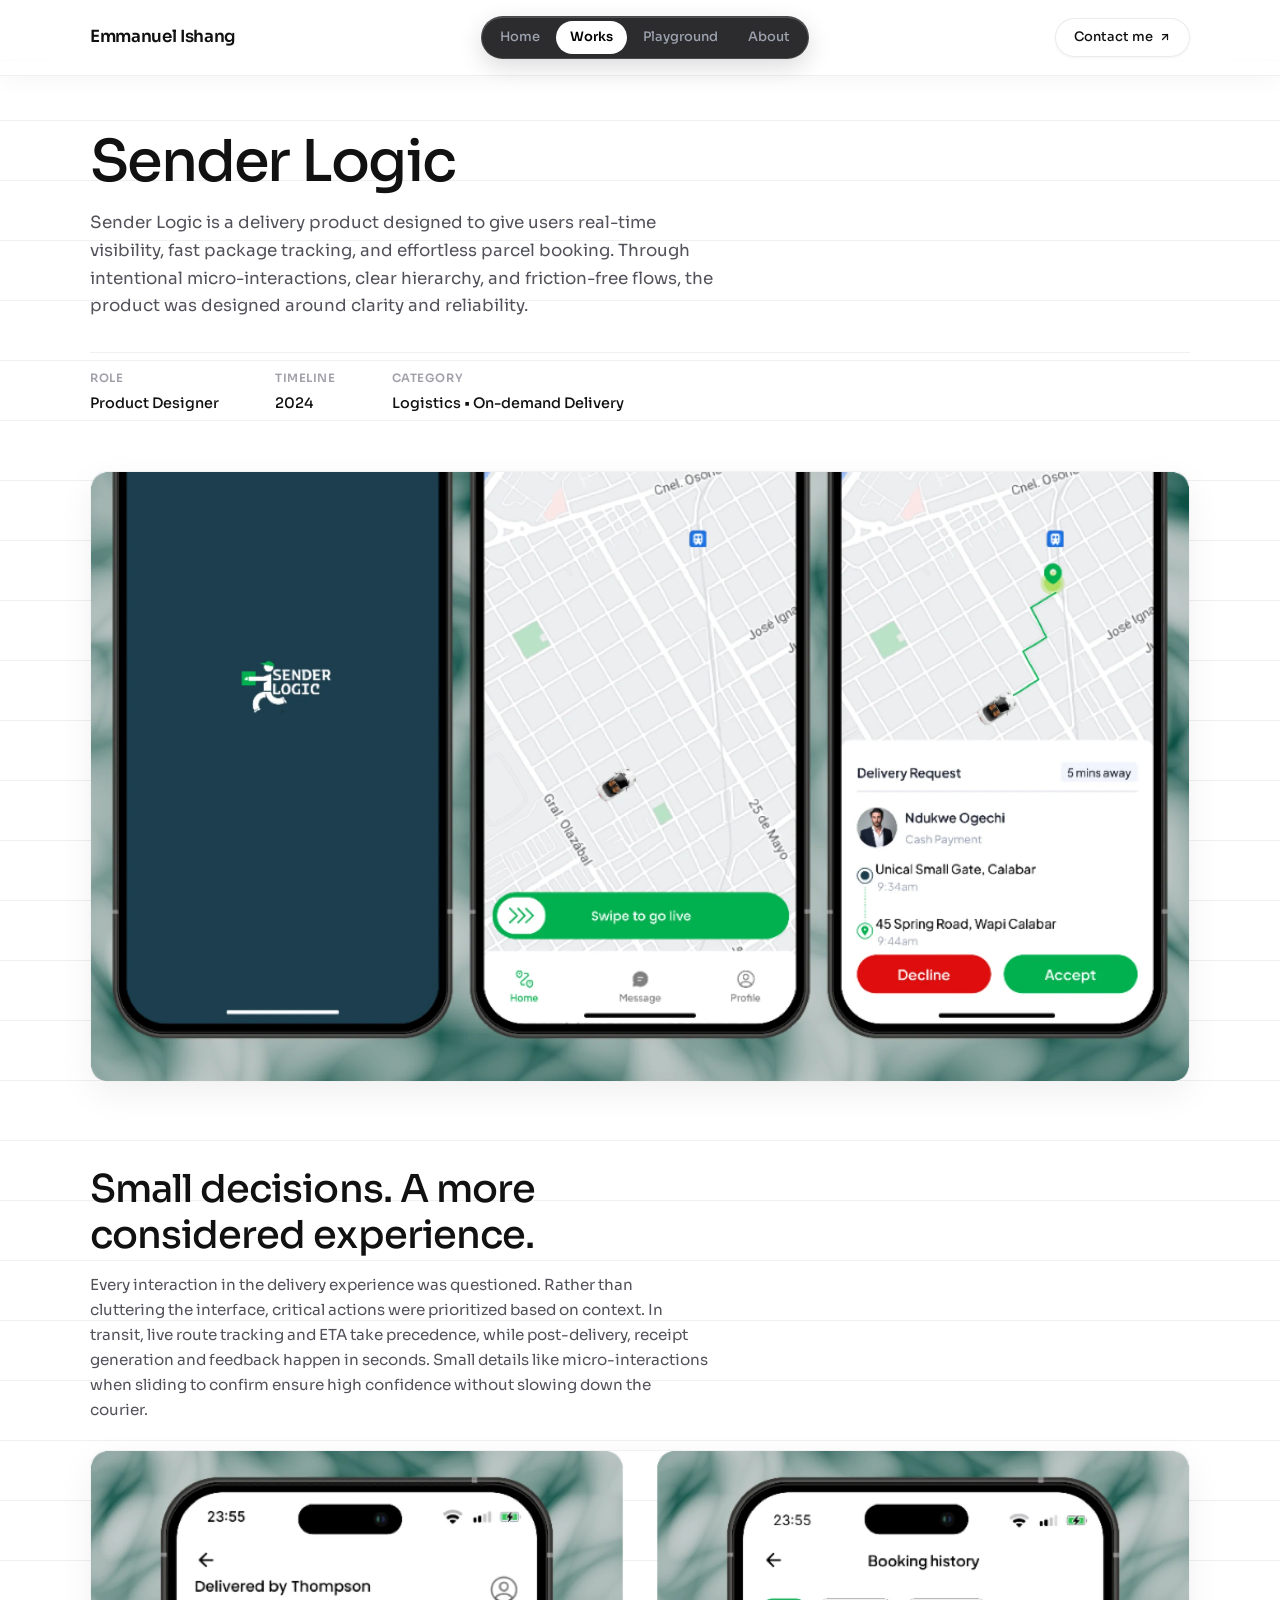
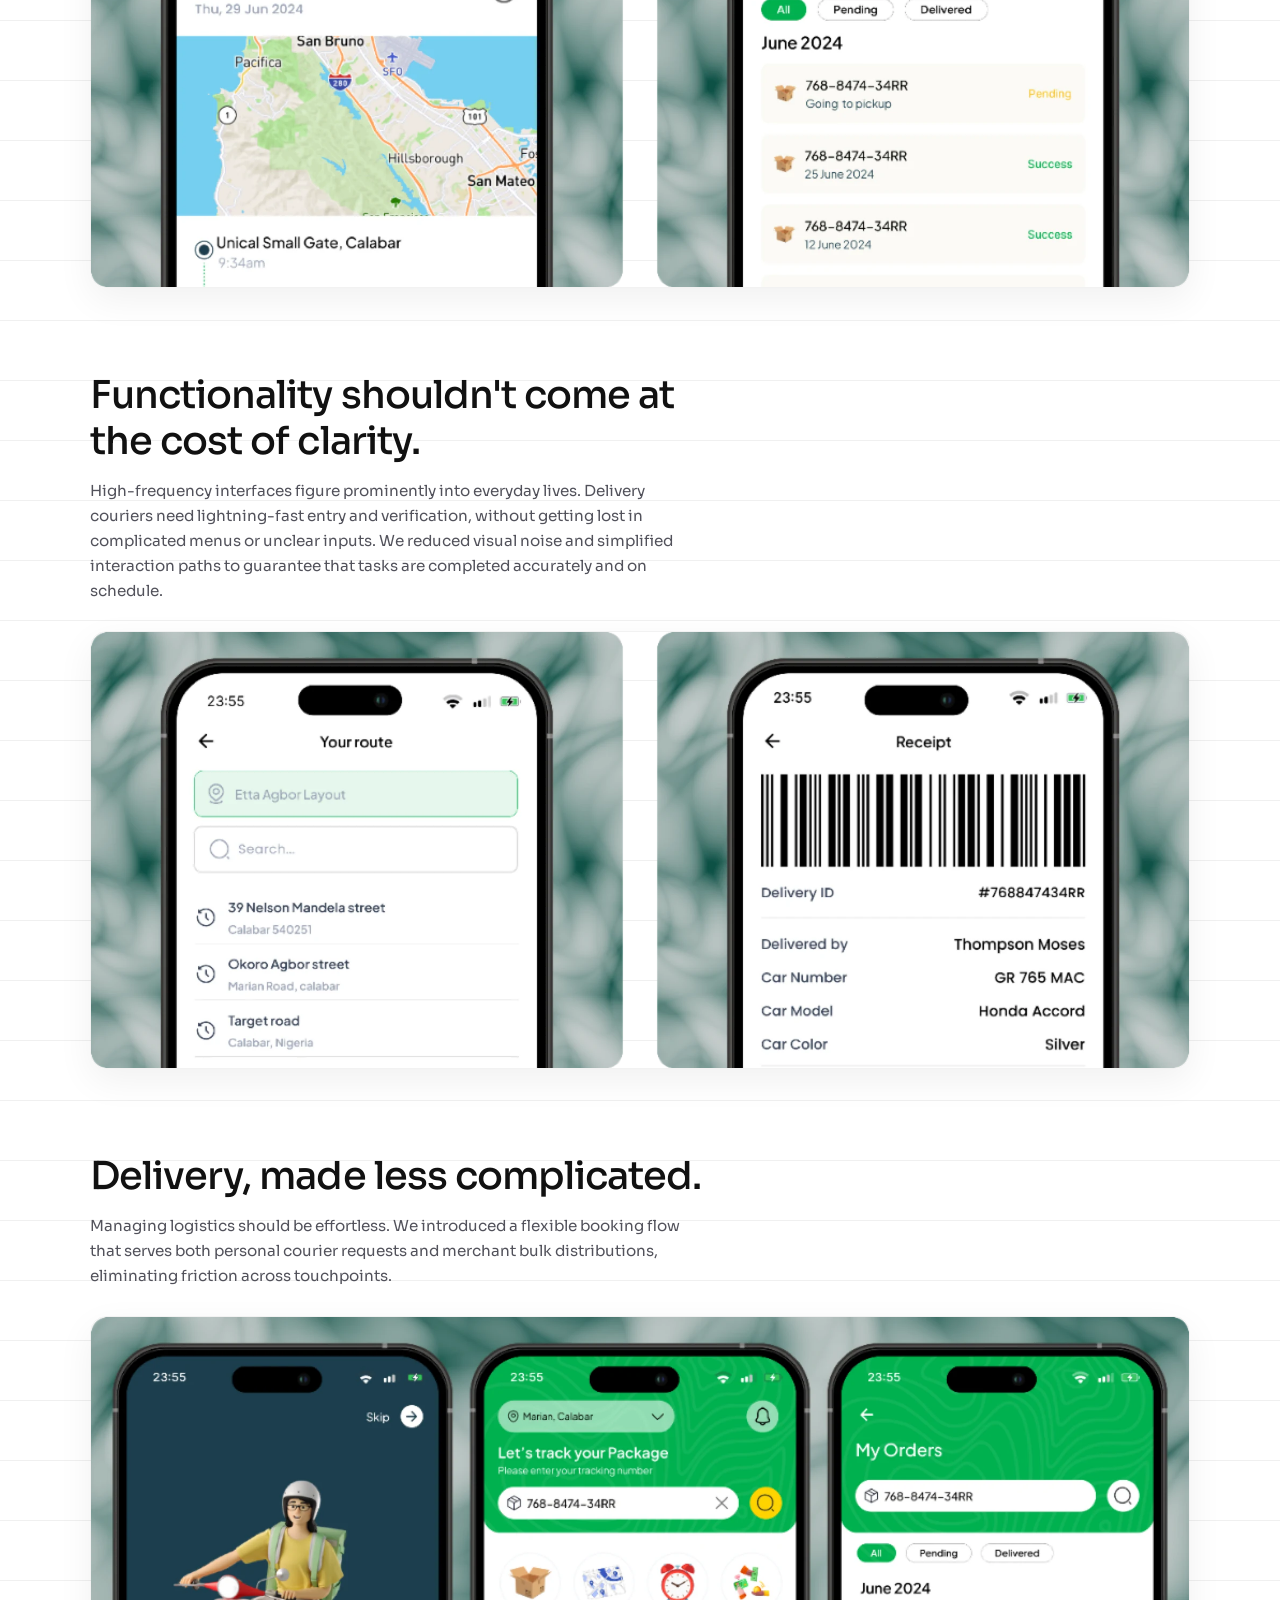
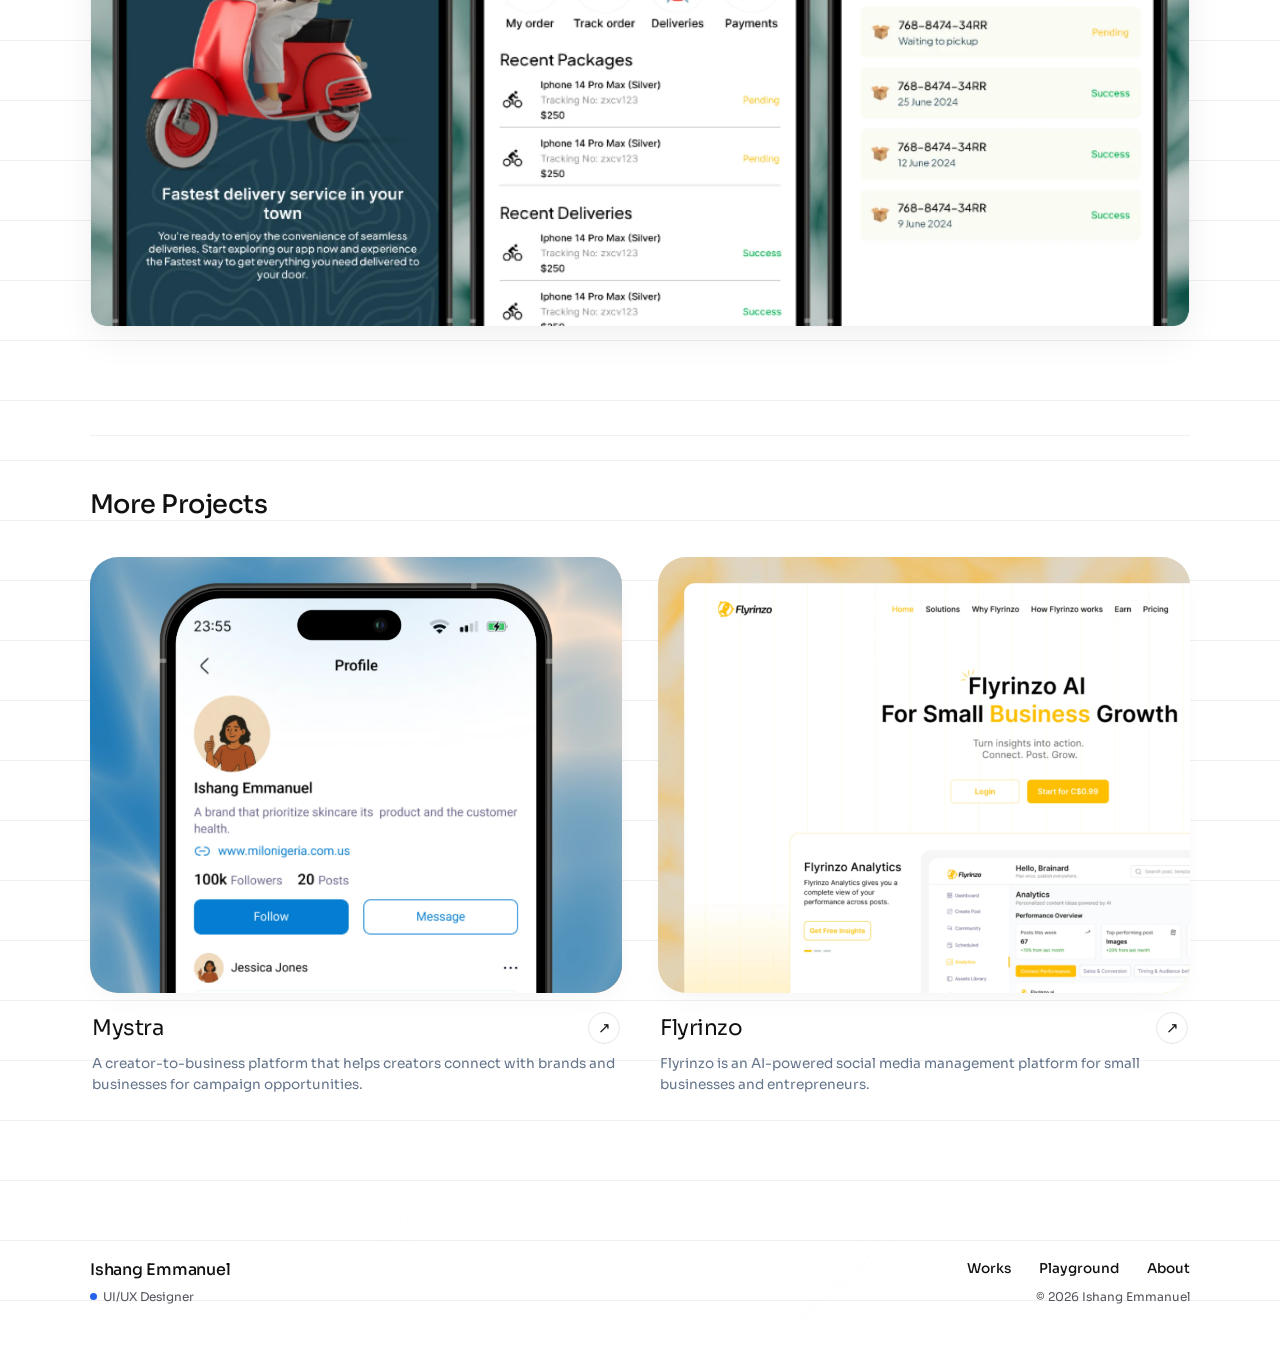
<file: senderlogic.html>
<!DOCTYPE html>
<html lang="en">
<head>
  <meta charset="UTF-8">
  <meta name="viewport" content="width=device-width, initial-scale=1.0, viewport-fit=cover">
  <title>Sender Logic Case Study — On-Demand Logistics Platform | Emmanuel Ishang</title>
  <meta name="description" content="Sender Logic case study: on-demand parcel delivery, multi-stop tracking, and driver management platform designed for speed, clarity, and trust.">
  <meta name="author" content="Emmanuel Ishang">
  <meta name="keywords" content="Sender Logic, Case Study, Logistics App, Delivery App, Product Design, UI/UX Design, Emmanuel Ishang, Real-time Tracking, Driver App">
  <meta name="robots" content="index, follow, max-image-preview:large">

  <!-- Canonical URL -->
  <link rel="canonical" href="https://emmyrazy.github.io/portfolio/senderlogic.html">

  <!-- Theme & Mobile App Meta -->
  <meta name="theme-color" content="#121212" media="(prefers-color-scheme: dark)">
  <meta name="theme-color" content="#FAF7F2" media="(prefers-color-scheme: light)">
  <meta name="mobile-web-app-capable" content="yes">
  <meta name="apple-mobile-web-app-capable" content="yes">
  <meta name="apple-mobile-web-app-status-bar-style" content="black-translucent">
  <meta name="apple-mobile-web-app-title" content="Emmanuel Ishang">

  <!-- Favicons -->
  <link rel="icon" type="image/svg+xml" href="assets/images/favicon.svg">
  <link rel="apple-touch-icon" href="assets/images/about-avatar.png">

  <!-- Open Graph / Social -->
  <meta property="og:type" content="article">
  <meta property="og:site_name" content="Emmanuel Ishang Portfolio">
  <meta property="og:url" content="https://emmyrazy.github.io/portfolio/senderlogic.html">
  <meta property="og:title" content="Sender Logic Case Study — Delivery & Logistics Platform">
  <meta property="og:description" content="Small decisions. A more considered experience. Delivery, made less complicated. Product design case study.">
  <meta property="og:image" content="https://emmyrazy.github.io/portfolio/assets/images/senderlogic-hero-mockup.png">
  <meta property="og:image:width" content="1200">
  <meta property="og:image:height" content="630">
  <meta property="og:image:alt" content="Sender Logic Case Study UI Showcase">

  <!-- Twitter / X -->
  <meta name="twitter:card" content="summary_large_image">
  <meta name="twitter:title" content="Sender Logic Case Study — Emmanuel Ishang">
  <meta name="twitter:description" content="Delivery, made less complicated. Sender Logic product design case study.">
  <meta name="twitter:image" content="https://emmyrazy.github.io/portfolio/assets/images/senderlogic-hero-mockup.png">

  <!-- Structured Data / JSON-LD -->
  <script type="application/ld+json">
  {
    "@context": "https://schema.org",
    "@type": "CreativeWork",
    "name": "Sender Logic Case Study",
    "headline": "Sender Logic — On-Demand Parcel Delivery & Logistics Platform",
    "description": "Product design case study on building a reliable, human-centered dispatch, tracking, and proof-of-delivery application.",
    "author": {
      "@type": "Person",
      "name": "Emmanuel Ishang",
      "url": "https://emmyrazy.github.io/portfolio/"
    },
    "image": "https://emmyrazy.github.io/portfolio/assets/images/senderlogic-hero-mockup.png",
    "genre": "Product & UI/UX Design Case Study",
    "inLanguage": "en-US"
  }
  </script>

  <!-- Preload Critical Variable Font for fast rendering & no layout shift -->
  <link rel="preload" href="assets/fonts/sora/Sora-VariableFont_wght.ttf" as="font" type="font/ttf" crossorigin>

  <!-- Stylesheets -->
  <link rel="stylesheet" href="css/styles.css?v=2.0">
  <link rel="stylesheet" href="css/mobile.css?v=2.0">
</head>
<body>

  <!-- Accessibility: Skip to Content Link -->
  <a href="#main-content" class="skip-to-content">Skip to content</a>

  <!-- ===================================================================
       HEADER & FLOATING NAVIGATION
       =================================================================== -->
  <header class="site-header" role="banner">
    <div class="nav-container">
      
      <!-- Brand Logo / Name -->
      <a href="index.html#home" class="logo-text" aria-label="Emmanuel Ishang Home">
        Emmanuel Ishang
      </a>

      <!-- Center Black Pill Capsule Navigation -->
      <nav class="nav-pill-capsule" role="navigation" aria-label="Main Navigation">
        <ul>
          <li><a href="index.html#home">Home</a></li>
          <li><a href="works.html" class="active">Works</a></li>
          <li><a href="playground.html">Playground</a></li>
          <li><a href="index.html#about">About</a></li>
        </ul>
      </nav>

      <!-- Right Contact Action -->
      <a href="index.html#contact" class="btn-contact-nav" aria-label="Contact Emmanuel">
        <span>Contact me</span>
        <svg width="12" height="12" viewBox="0 0 24 24" fill="none" stroke="currentColor" stroke-width="2.5" stroke-linecap="round" stroke-linejoin="round" aria-hidden="true">
          <line x1="7" y1="17" x2="17" y2="7"></line>
          <polyline points="7 7 17 7 17 17"></polyline>
        </svg>
      </a>

      <!-- Mobile Navigation Toggle Button -->
      <button id="mobileMenuBtn" class="mobile-menu-btn" aria-label="Toggle navigation menu" aria-expanded="false" aria-controls="mobileNavDrawer">
        <svg width="20" height="20" viewBox="0 0 24 24" fill="none" stroke="currentColor" stroke-width="2" stroke-linecap="round" stroke-linejoin="round" aria-hidden="true">
          <line x1="3" y1="12" x2="21" y2="12"></line>
          <line x1="3" y1="6" x2="21" y2="6"></line>
          <line x1="3" y1="18" x2="21" y2="18"></line>
        </svg>
      </button>

    </div>

    <!-- Mobile Navigation Drawer -->
    <div id="mobileNavDrawer" class="mobile-nav-drawer" aria-hidden="true">
      <ul>
        <li><a href="index.html#home">Home</a></li>
        <li><a href="works.html" class="active">Works</a></li>
        <li><a href="playground.html">Playground</a></li>
        <li><a href="index.html#about">About</a></li>
        <li><a href="index.html#contact">Contact me</a></li>
      </ul>
    </div>
  </header>

  <!-- ===================================================================
       MAIN CONTENT CONTAINER
       =================================================================== -->
  <main id="main-content" role="main">
    <section class="cs-detail-section">
      <div class="container">

        <!-- Case Study Header -->
        <header class="cs-header">
          <h1 class="cs-title">Sender Logic</h1>
          <p class="cs-lead">
            Sender Logic is a delivery product designed to give users real-time visibility, fast package tracking, and effortless parcel booking. Through intentional micro-interactions, clear hierarchy, and friction-free flows, the product was designed around clarity and reliability.
          </p>

          <div class="cs-meta-grid">
            <div class="cs-meta-item">
              <span class="cs-meta-label">Role</span>
              <span class="cs-meta-val">Product Designer</span>
            </div>
            <div class="cs-meta-item">
              <span class="cs-meta-label">Timeline</span>
              <span class="cs-meta-val">2024</span>
            </div>
            <div class="cs-meta-item">
              <span class="cs-meta-label">Category</span>
              <span class="cs-meta-val">Logistics • On-demand Delivery</span>
            </div>
          </div>
        </header>

        <!-- Case Study Narrative Stack -->
        <div class="cs-content-stack">

          <!-- Block 1: Hero Triple Phone Mockup -->
          <div class="cs-narrative-block">
            <div class="cs-media-frame">
              <img src="assets/images/senderlogic-hero-mockup.webp" alt="Sender Logic mobile splash, live tracking map with swipe to go live interaction, and active delivery route" width="2048" height="1136" fetchpriority="high" decoding="async">
            </div>
          </div>

          <!-- Block 2: Problem - Small decisions. A more considered experience. -->
          <div class="cs-narrative-block">
            <div class="cs-text-wrap">
              <h2 class="cs-heading-2">Small decisions. A more considered experience.</h2>
              <p class="cs-para">
                Every interaction in the delivery experience was questioned. Rather than cluttering the interface, critical actions were prioritized based on context. In transit, live route tracking and ETA take precedence, while post-delivery, receipt generation and feedback happen in seconds. Small details like micro-interactions when sliding to confirm ensure high confidence without slowing down the courier.
              </p>
            </div>
            <div class="cs-media-frame">
              <img src="assets/images/senderlogic-phones-1.webp" alt="Sender Logic parcel location tracking map and booking history order list" width="2048" height="812" loading="lazy" decoding="async">
            </div>
          </div>

          <!-- Block 3: Functionality shouldn't come at the cost of clarity. -->
          <div class="cs-narrative-block">
            <div class="cs-text-wrap">
              <h2 class="cs-heading-2">Functionality shouldn't come at the cost of clarity.</h2>
              <p class="cs-para">
                High-frequency interfaces figure prominently into everyday lives. Delivery couriers need lightning-fast entry and verification, without getting lost in complicated menus or unclear inputs. We reduced visual noise and simplified interaction paths to guarantee that tasks are completed accurately and on schedule.
              </p>
            </div>
            <div class="cs-media-frame">
              <img src="assets/images/senderlogic-phones-2.webp" alt="Sender Logic parcel details entry form and scannable barcode digital receipt" width="2048" height="812" loading="lazy" decoding="async">
            </div>
          </div>

          <!-- Block 4: Delivery, made less complicated. -->
          <div class="cs-narrative-block">
            <div class="cs-text-wrap">
              <h2 class="cs-heading-2">Delivery, made less complicated.</h2>
              <p class="cs-para">
                Managing logistics should be effortless. We introduced a flexible booking flow that serves both personal courier requests and merchant bulk distributions, eliminating friction across touchpoints.
              </p>
            </div>
            <div class="cs-media-frame">
              <img src="assets/images/senderlogic-phones-3.webp" alt="Sender Logic courier illustration, category home screen, and active shipment status list" width="2048" height="1136" loading="lazy" decoding="async">
            </div>
          </div>

        </div>

        <!-- More Projects Section -->
        <section class="cs-more-section">
          <h2 class="cs-more-title">More Projects</h2>
          <div class="cs-more-grid">
            
            <!-- Project: Mystra -->
            <article class="work-card">
              <a href="mystra.html" class="work-card-link-wrap">
                <div class="work-visual-box bg-pastel-coral">
                  <img src="assets/images/work-2.webp" alt="Mystra project mobile interface preview" class="work-visual-img" loading="lazy" decoding="async">
                </div>
              </a>
              <div class="work-info-meta">
                <div class="work-title-row">
                  <h3 class="work-name"><a href="mystra.html">Mystra</a></h3>
                  <a href="mystra.html" class="btn-arrow-circle-clean" aria-label="View Mystra project">↗</a>
                </div>
                <p class="work-desc">
                  A creator-to-business platform that helps creators connect with brands and businesses for campaign opportunities.
                </p>
              </div>
            </article>

            <!-- Project: Flyrinzo -->
            <article class="work-card">
              <a href="flyrinzo.html" class="work-card-link-wrap">
                <div class="work-visual-box bg-pastel-yellow">
                  <img src="assets/images/work-1.webp" alt="Flyrinzo AI platform interface preview" class="work-visual-img" loading="lazy" decoding="async">
                </div>
              </a>
              <div class="work-info-meta">
                <div class="work-title-row">
                  <h3 class="work-name"><a href="flyrinzo.html">Flyrinzo</a></h3>
                  <a href="flyrinzo.html" class="btn-arrow-circle-clean" aria-label="View Flyrinzo project">↗</a>
                </div>
                <p class="work-desc">
                  Flyrinzo is an AI-powered social media management platform for small businesses and entrepreneurs.
                </p>
              </div>
            </article>

          </div>
        </section>

      </div>
    </section>
  </main>

  <!-- ===================================================================
       FOOTER
       =================================================================== -->
  <footer class="site-footer" role="contentinfo">
    <div class="footer-orbit-bg" aria-hidden="true">
      <img src="assets/images/orbit-bg-pattern.webp" alt="" width="1024" height="1024" loading="lazy" decoding="async">
    </div>
    <div class="container footer-inner">
      <div class="footer-left">
        <div class="footer-brand-name">Ishang Emmanuel</div>
        <div class="footer-brand-role">
          <span class="footer-status-dot" aria-hidden="true"></span>
          <span>UI/UX Designer</span>
        </div>
      </div>

      <div class="footer-right">
        <ul class="footer-nav-links">
          <li><a href="works.html">Works</a></li>
          <li><a href="playground.html">Playground</a></li>
          <li><a href="index.html#about">About</a></li>
        </ul>
        <div class="footer-brand-copy">
          © 2026 Ishang Emmanuel
        </div>
      </div>
    </div>
  </footer>

  <!-- Main Application Script -->
  <script src="js/app.js"></script>
</body>
</html>
</file>
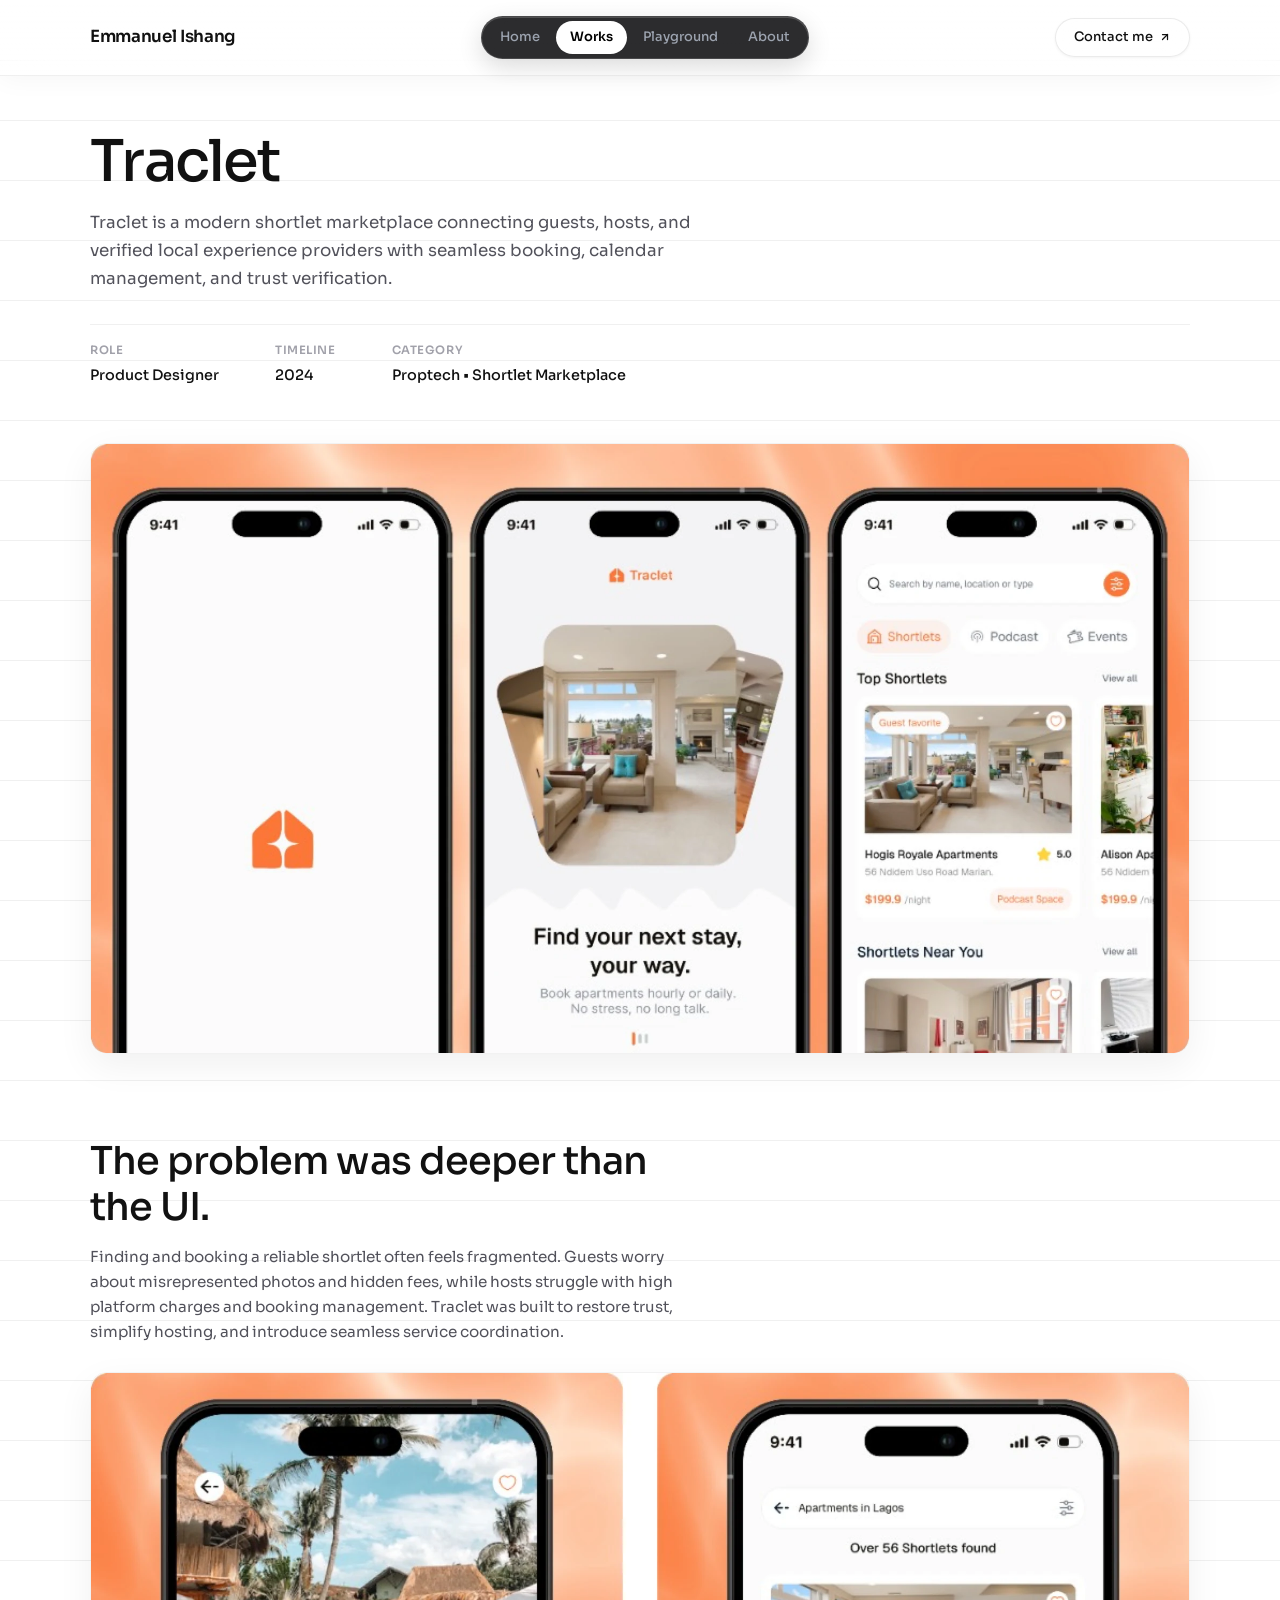
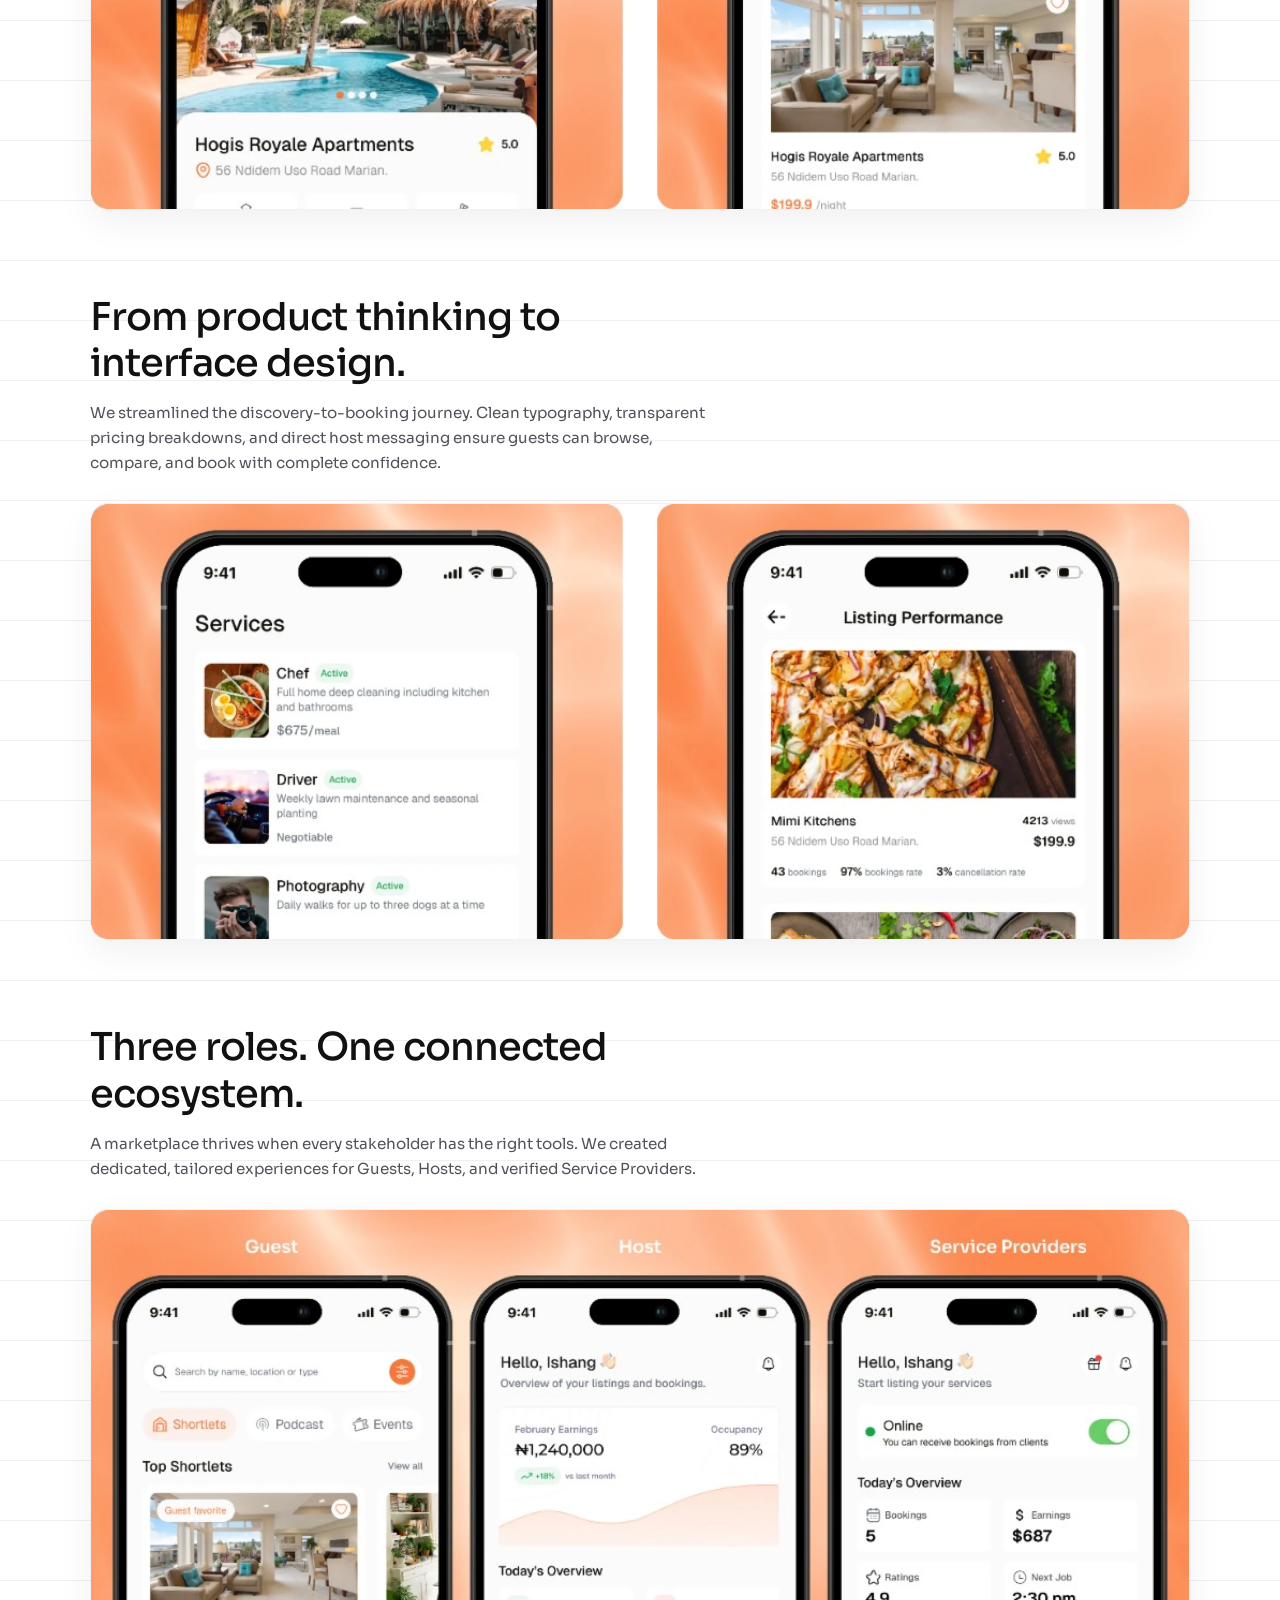
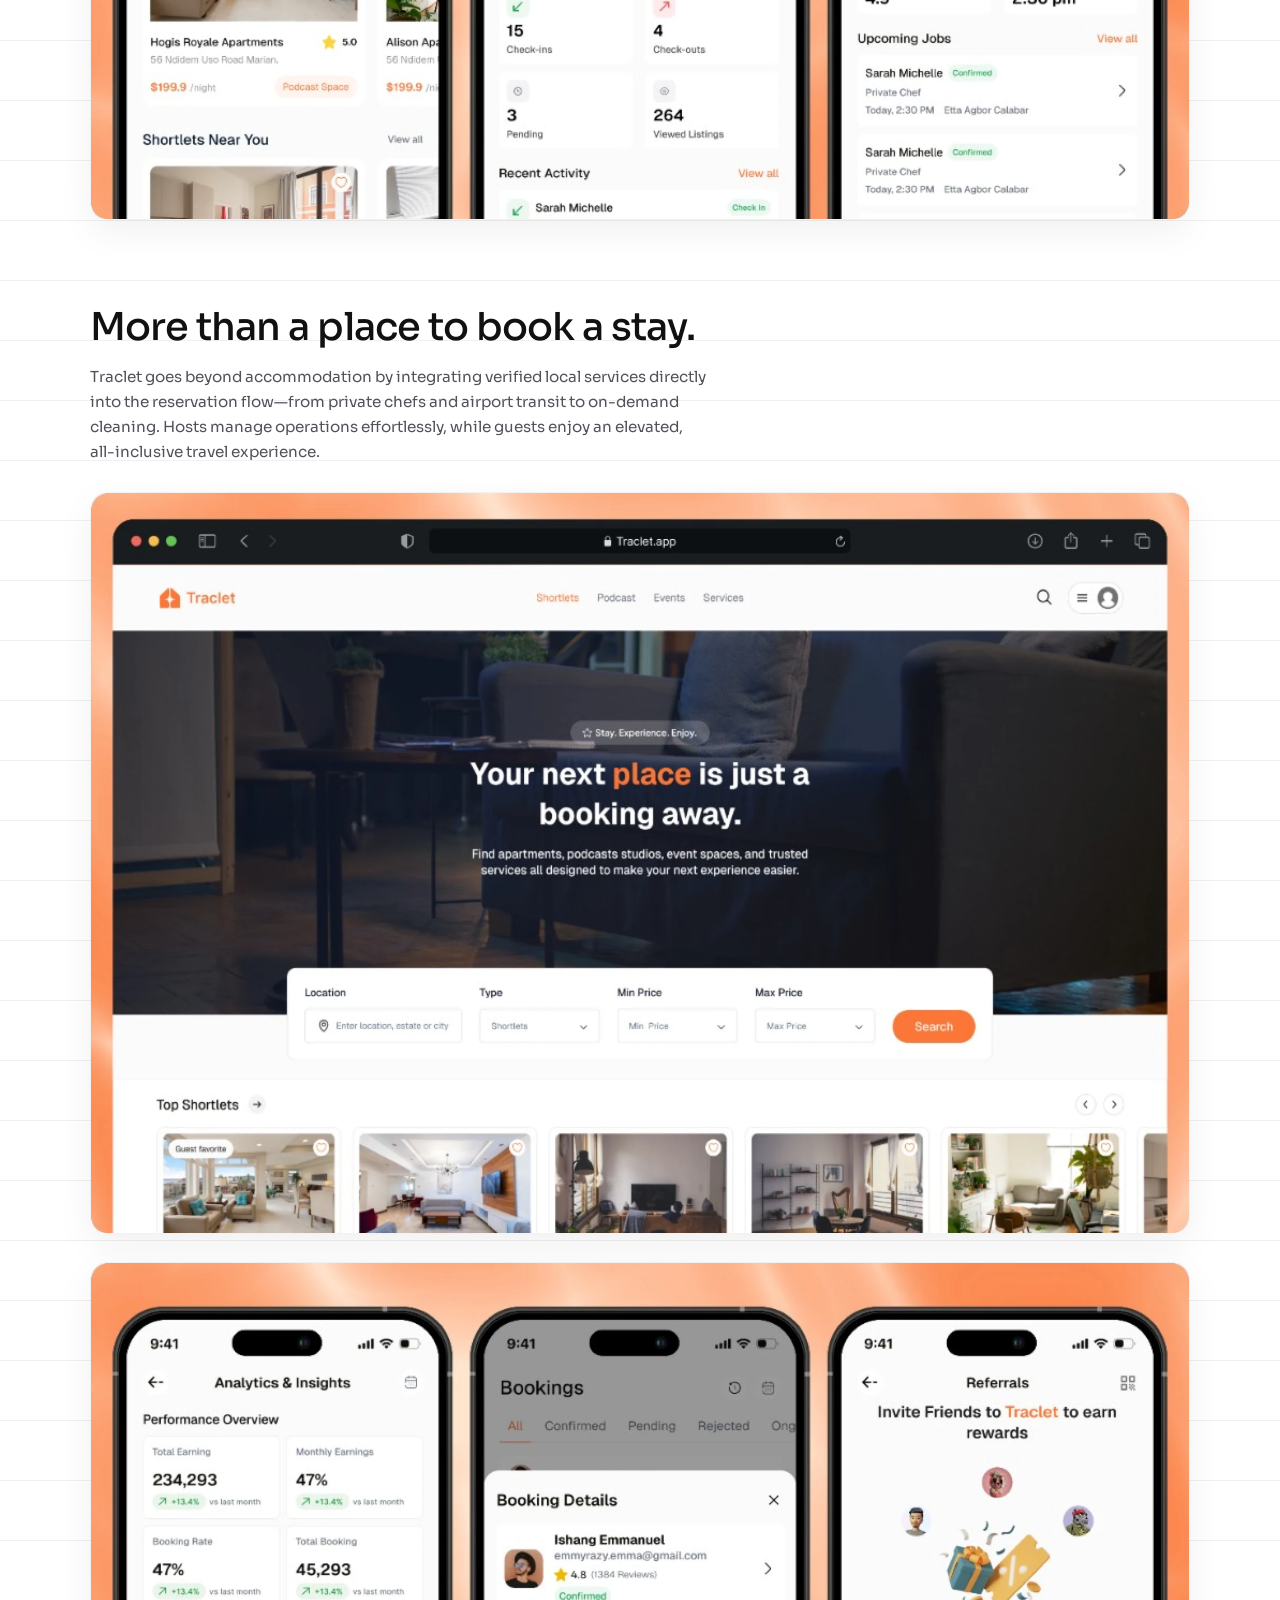
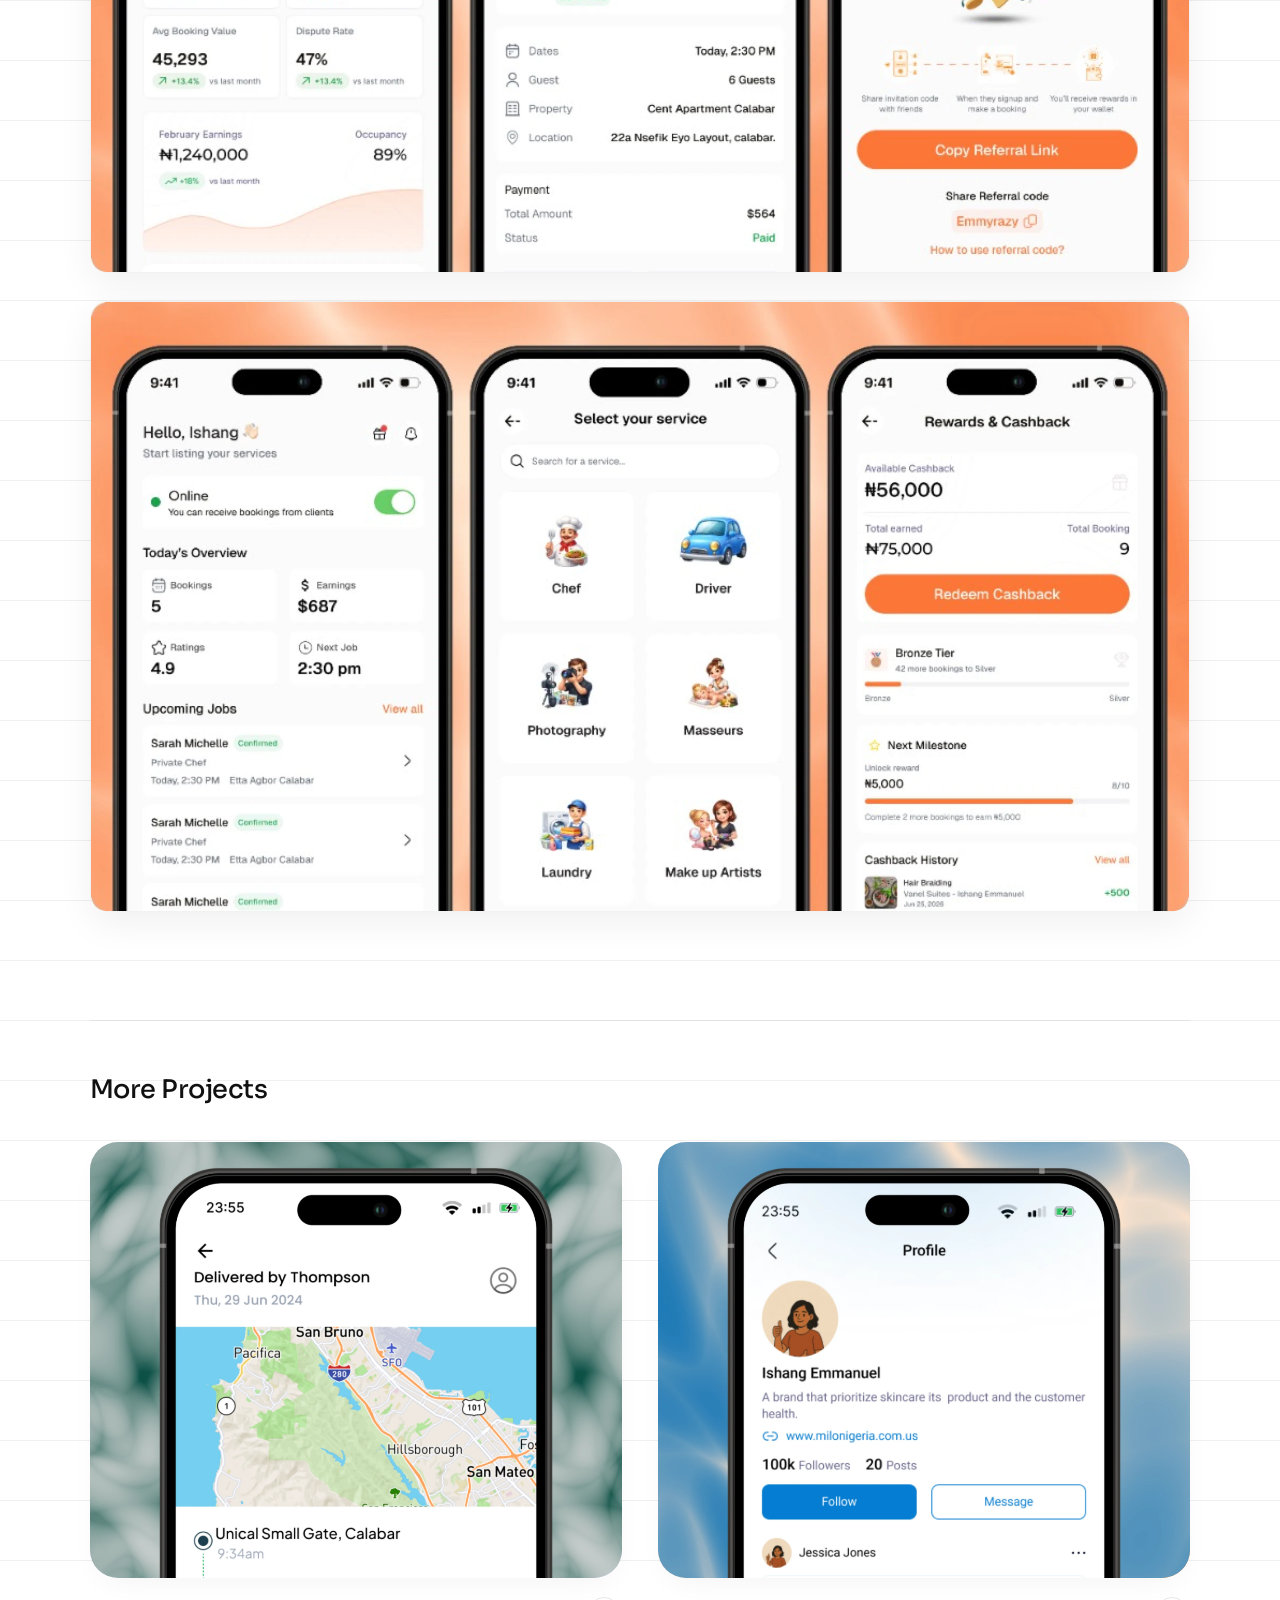
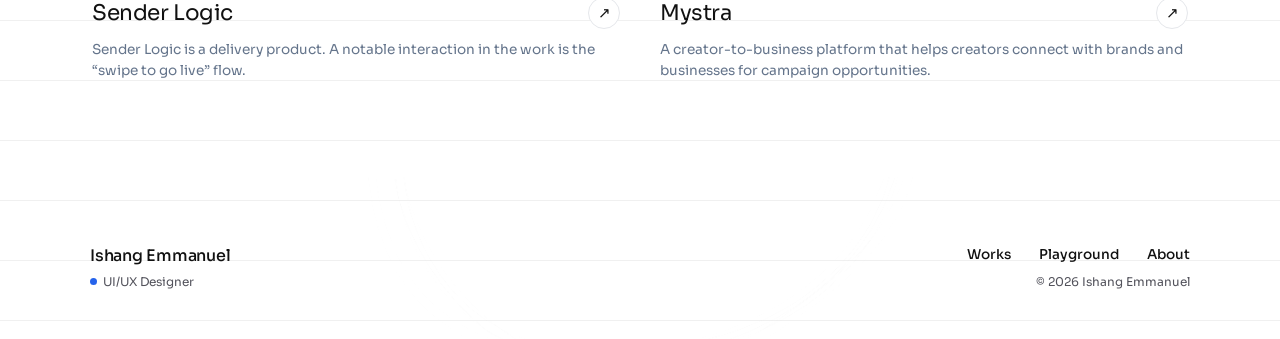
<file: traclet.html>
<!DOCTYPE html>
<html lang="en">
<head>
  <meta charset="UTF-8">
  <meta name="viewport" content="width=device-width, initial-scale=1.0, viewport-fit=cover">
  <title>Traclet Case Study — Shortlet Marketplace Platform | Emmanuel Ishang</title>
  <meta name="description" content="Traclet case study: Modern shortlet and accommodation ecosystem uniting guests, hosts, and experience providers in an intuitive mobile and web platform.">
  <meta name="author" content="Emmanuel Ishang">
  <meta name="keywords" content="Traclet, Case Study, Shortlet Booking, Vacation Rental, Travel App, Product Design, UI/UX Design, Emmanuel Ishang, Mobile App Design">
  <meta name="robots" content="index, follow, max-image-preview:large">

  <!-- Canonical URL -->
  <link rel="canonical" href="https://emmyrazy.github.io/portfolio/traclet.html">

  <!-- Theme & Mobile App Meta -->
  <meta name="theme-color" content="#121212" media="(prefers-color-scheme: dark)">
  <meta name="theme-color" content="#FAF7F2" media="(prefers-color-scheme: light)">
  <meta name="mobile-web-app-capable" content="yes">
  <meta name="apple-mobile-web-app-capable" content="yes">
  <meta name="apple-mobile-web-app-status-bar-style" content="black-translucent">
  <meta name="apple-mobile-web-app-title" content="Emmanuel Ishang">

  <!-- Favicons -->
  <link rel="icon" type="image/svg+xml" href="assets/images/favicon.svg">
  <link rel="apple-touch-icon" href="assets/images/about-avatar.png">

  <!-- Open Graph / Social -->
  <meta property="og:type" content="article">
  <meta property="og:site_name" content="Emmanuel Ishang Portfolio">
  <meta property="og:url" content="https://emmyrazy.github.io/portfolio/traclet.html">
  <meta property="og:title" content="Traclet Case Study — Modern Shortlet Ecosystem">
  <meta property="og:description" content="Three roles. One connected ecosystem. A detailed product design case study on Traclet.">
  <meta property="og:image" content="https://emmyrazy.github.io/portfolio/assets/images/traclet-hero-mockup.png">
  <meta property="og:image:width" content="1200">
  <meta property="og:image:height" content="630">
  <meta property="og:image:alt" content="Traclet Case Study UI Showcase">

  <!-- Twitter / X -->
  <meta name="twitter:card" content="summary_large_image">
  <meta name="twitter:title" content="Traclet Case Study — Emmanuel Ishang">
  <meta name="twitter:description" content="Three roles. One connected ecosystem. Traclet product design case study.">
  <meta name="twitter:image" content="https://emmyrazy.github.io/portfolio/assets/images/traclet-hero-mockup.png">

  <!-- Structured Data / JSON-LD -->
  <script type="application/ld+json">
  {
    "@context": "https://schema.org",
    "@type": "CreativeWork",
    "name": "Traclet Case Study",
    "headline": "Traclet — Three-Sided Shortlet Marketplace Platform",
    "description": "Product design case study detailing the discovery, architecture, and UI/UX design of Traclet for guests, hosts, and experience vendors.",
    "author": {
      "@type": "Person",
      "name": "Emmanuel Ishang",
      "url": "https://emmyrazy.github.io/portfolio/"
    },
    "image": "https://emmyrazy.github.io/portfolio/assets/images/traclet-hero-mockup.png",
    "genre": "Product & UI/UX Design Case Study",
    "inLanguage": "en-US"
  }
  </script>

  <!-- Preload Critical Variable Font for fast rendering & no layout shift -->
  <link rel="preload" href="assets/fonts/sora/Sora-VariableFont_wght.ttf" as="font" type="font/ttf" crossorigin>

  <!-- Stylesheets -->
  <link rel="stylesheet" href="css/styles.css?v=2.0">
  <link rel="stylesheet" href="css/mobile.css?v=2.0">
</head>
<body>

  <!-- Accessibility: Skip to Content Link -->
  <a href="#main-content" class="skip-to-content">Skip to content</a>

  <!-- ===================================================================
       HEADER & FLOATING NAVIGATION
       =================================================================== -->
  <header class="site-header" role="banner">
    <div class="nav-container">
      
      <!-- Brand Logo / Name -->
      <a href="index.html#home" class="logo-text" aria-label="Emmanuel Ishang Home">
        Emmanuel Ishang
      </a>

      <!-- Center Black Pill Capsule Navigation -->
      <nav class="nav-pill-capsule" role="navigation" aria-label="Main Navigation">
        <ul>
          <li><a href="index.html#home">Home</a></li>
          <li><a href="works.html" class="active">Works</a></li>
          <li><a href="playground.html">Playground</a></li>
          <li><a href="index.html#about">About</a></li>
        </ul>
      </nav>

      <!-- Right Contact Action -->
      <a href="index.html#contact" class="btn-contact-nav" aria-label="Contact Emmanuel">
        <span>Contact me</span>
        <svg width="12" height="12" viewBox="0 0 24 24" fill="none" stroke="currentColor" stroke-width="2.5" stroke-linecap="round" stroke-linejoin="round" aria-hidden="true">
          <line x1="7" y1="17" x2="17" y2="7"></line>
          <polyline points="7 7 17 7 17 17"></polyline>
        </svg>
      </a>

      <!-- Mobile Navigation Toggle Button -->
      <button id="mobileMenuBtn" class="mobile-menu-btn" aria-label="Toggle navigation menu" aria-expanded="false" aria-controls="mobileNavDrawer">
        <svg width="20" height="20" viewBox="0 0 24 24" fill="none" stroke="currentColor" stroke-width="2" stroke-linecap="round" stroke-linejoin="round" aria-hidden="true">
          <line x1="3" y1="12" x2="21" y2="12"></line>
          <line x1="3" y1="6" x2="21" y2="6"></line>
          <line x1="3" y1="18" x2="21" y2="18"></line>
        </svg>
      </button>

    </div>

    <!-- Mobile Navigation Drawer -->
    <div id="mobileNavDrawer" class="mobile-nav-drawer" aria-hidden="true">
      <ul>
        <li><a href="index.html#home">Home</a></li>
        <li><a href="works.html" class="active">Works</a></li>
        <li><a href="playground.html">Playground</a></li>
        <li><a href="index.html#about">About</a></li>
        <li><a href="index.html#contact">Contact me</a></li>
      </ul>
    </div>
  </header>

  <!-- ===================================================================
       MAIN CONTENT CONTAINER
       =================================================================== -->
  <main id="main-content" role="main">
    <section class="cs-detail-section">
      <div class="container">

        <!-- Case Study Header -->
        <header class="cs-header">
          <h1 class="cs-title">Traclet</h1>
          <p class="cs-lead">
            Traclet is a modern shortlet marketplace connecting guests, hosts, and verified local experience providers with seamless booking, calendar management, and trust verification.
          </p>

          <div class="cs-meta-grid">
            <div class="cs-meta-item">
              <span class="cs-meta-label">Role</span>
              <span class="cs-meta-val">Product Designer</span>
            </div>
            <div class="cs-meta-item">
              <span class="cs-meta-label">Timeline</span>
              <span class="cs-meta-val">2024</span>
            </div>
            <div class="cs-meta-item">
              <span class="cs-meta-label">Category</span>
              <span class="cs-meta-val">Proptech • Shortlet Marketplace</span>
            </div>
          </div>
        </header>

        <!-- Case Study Narrative Stack -->
        <div class="cs-content-stack">

          <!-- Block 1: Hero Triple Phone Mockup -->
          <div class="cs-narrative-block">
            <div class="cs-media-frame">
              <img src="assets/images/traclet-hero-mockup.webp" alt="Traclet mobile splash, discovery map, and property listing screens" width="2048" height="1136" fetchpriority="high" decoding="async">
            </div>
          </div>

          <!-- Block 2: Problem - The problem was deeper than the UI -->
          <div class="cs-narrative-block">
            <div class="cs-text-wrap">
              <h2 class="cs-heading-2">The problem was deeper than the UI.</h2>
              <p class="cs-para">
                Finding and booking a reliable shortlet often feels fragmented. Guests worry about misrepresented photos and hidden fees, while hosts struggle with high platform charges and booking management. Traclet was built to restore trust, simplify hosting, and introduce seamless service coordination.
              </p>
            </div>
            <div class="cs-media-frame">
              <img src="assets/images/traclet-phones-1.webp" alt="Traclet property details and curated stay previews" width="2048" height="812" loading="lazy" decoding="async">
            </div>
          </div>

          <!-- Block 3: From product thinking to interface design -->
          <div class="cs-narrative-block">
            <div class="cs-text-wrap">
              <h2 class="cs-heading-2">From product thinking to interface design.</h2>
              <p class="cs-para">
                We streamlined the discovery-to-booking journey. Clean typography, transparent pricing breakdowns, and direct host messaging ensure guests can browse, compare, and book with complete confidence.
              </p>
            </div>
            <div class="cs-media-frame">
              <img src="assets/images/traclet-phones-2.webp" alt="Traclet local culinary and experience booking interface" width="2048" height="812" loading="lazy" decoding="async">
            </div>
          </div>

          <!-- Block 4: Three roles. One connected ecosystem -->
          <div class="cs-narrative-block">
            <div class="cs-text-wrap">
              <h2 class="cs-heading-2">Three roles. One connected ecosystem.</h2>
              <p class="cs-para">
                A marketplace thrives when every stakeholder has the right tools. We created dedicated, tailored experiences for Guests, Hosts, and verified Service Providers.
              </p>
            </div>
            <div class="cs-media-frame">
              <img src="assets/images/traclet-phones-3.webp" alt="Traclet three role flows: Guest, Host dashboard, and Service Provider jobs" width="2048" height="1136" loading="lazy" decoding="async">
            </div>
          </div>

          <!-- Block 5: More than a place to book a stay -->
          <div class="cs-narrative-block">
            <div class="cs-text-wrap">
              <h2 class="cs-heading-2">More than a place to book a stay.</h2>
              <p class="cs-para">
                Traclet goes beyond accommodation by integrating verified local services directly into the reservation flow—from private chefs and airport transit to on-demand cleaning. Hosts manage operations effortlessly, while guests enjoy an elevated, all-inclusive travel experience.
              </p>
            </div>
            <div class="cs-media-frame">
              <img src="assets/images/traclet-browser-1.webp" alt="Traclet desktop web booking platform and listings discovery" width="2048" height="1380" loading="lazy" decoding="async">
            </div>
            <div class="cs-media-frame">
              <img src="assets/images/traclet-phones-4.webp" alt="Traclet host earnings, guest review, and booking confirmation screens" width="2048" height="1136" loading="lazy" decoding="async">
            </div>
            <div class="cs-media-frame">
              <img src="assets/images/traclet-phones-5.webp" alt="Traclet self check-in access, service catalog, and checkout screens" width="2048" height="1136" loading="lazy" decoding="async">
            </div>
          </div>

        </div>

        <!-- More Projects Section -->
        <section class="cs-more-section">
          <h2 class="cs-more-title">More Projects</h2>
          <div class="cs-more-grid">
            
            <!-- Project: Sender Logic -->
            <article class="work-card">
              <a href="senderlogic.html" class="work-card-link-wrap">
                <div class="work-visual-box bg-pastel-lavender">
                  <img src="assets/images/work-4.webp" alt="Sender Logic mobile interface preview" class="work-visual-img" loading="lazy" decoding="async">
                </div>
              </a>
              <div class="work-info-meta">
                <div class="work-title-row">
                  <h3 class="work-name"><a href="senderlogic.html">Sender Logic</a></h3>
                  <a href="senderlogic.html" class="btn-arrow-circle-clean" aria-label="View Sender Logic project">↗</a>
                </div>
                <p class="work-desc">
                  Sender Logic is a delivery product. A notable interaction in the work is the “swipe to go live” flow.
                </p>
              </div>
            </article>

            <!-- Project: Mystra -->
            <article class="work-card">
              <a href="mystra.html" class="work-card-link-wrap">
                <div class="work-visual-box bg-pastel-coral">
                  <img src="assets/images/work-2.webp" alt="Mystra project mobile interface preview" class="work-visual-img" loading="lazy" decoding="async">
                </div>
              </a>
              <div class="work-info-meta">
                <div class="work-title-row">
                  <h3 class="work-name"><a href="mystra.html">Mystra</a></h3>
                  <a href="mystra.html" class="btn-arrow-circle-clean" aria-label="View Mystra project">↗</a>
                </div>
                <p class="work-desc">
                  A creator-to-business platform that helps creators connect with brands and businesses for campaign opportunities.
                </p>
              </div>
            </article>

          </div>
        </section>

      </div>
    </section>
  </main>

  <!-- ===================================================================
       FOOTER
       =================================================================== -->
  <footer class="site-footer" role="contentinfo">
    <div class="footer-orbit-bg" aria-hidden="true">
      <img src="assets/images/orbit-bg-pattern.webp" alt="" width="1024" height="1024" loading="lazy" decoding="async">
    </div>
    <div class="container footer-inner">
      <div class="footer-left">
        <div class="footer-brand-name">Ishang Emmanuel</div>
        <div class="footer-brand-role">
          <span class="footer-status-dot" aria-hidden="true"></span>
          <span>UI/UX Designer</span>
        </div>
      </div>

      <div class="footer-right">
        <ul class="footer-nav-links">
          <li><a href="works.html">Works</a></li>
          <li><a href="playground.html">Playground</a></li>
          <li><a href="index.html#about">About</a></li>
        </ul>
        <div class="footer-brand-copy">
          © 2026 Ishang Emmanuel
        </div>
      </div>
    </div>
  </footer>

  <!-- Main Application Script -->
  <script src="js/app.js"></script>
</body>
</html>
</file>
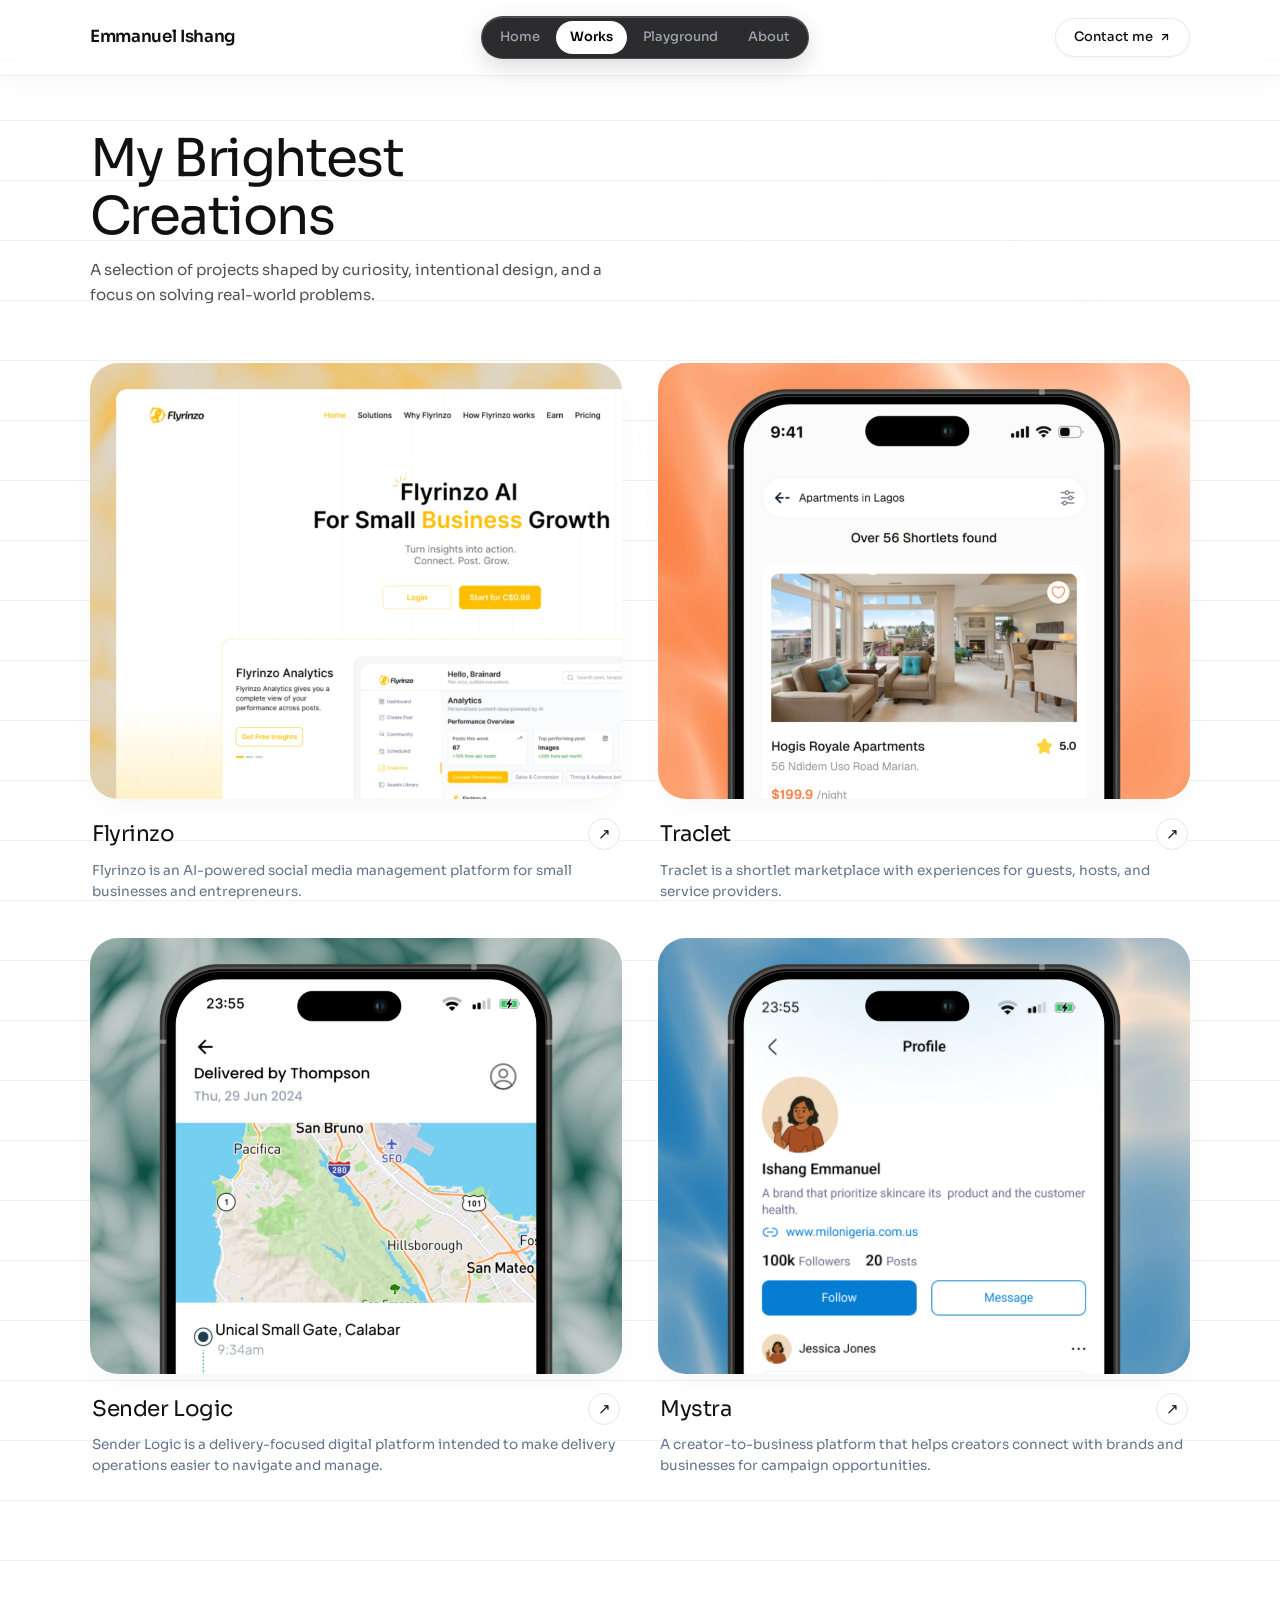
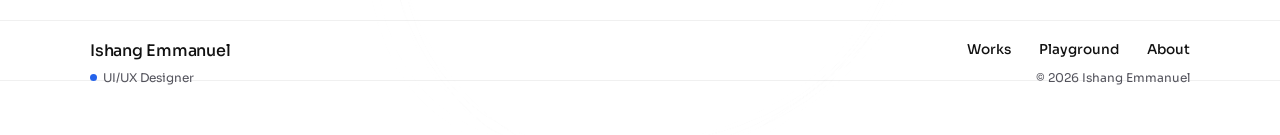
<file: works.html>
<!DOCTYPE html>
<html lang="en">
<head>
  <meta charset="UTF-8">
  <meta name="viewport" content="width=device-width, initial-scale=1.0, viewport-fit=cover">
  <title>Selected Works &amp; Case Studies — Emmanuel Ishang | Product &amp; UI/UX Designer</title>
  <meta name="description" content="A curated selection of digital products, case studies, and user experiences shaped by curiosity, intentional design, and a focus on solving real-world problems by Emmanuel Ishang.">
  <meta name="author" content="Emmanuel Ishang">
  <meta name="keywords" content="Emmanuel Ishang, Works, Selected Works, UI/UX Design, Product Design, Case Studies, Flyrinzo, Traclet, Sender Logic, Mystra">
  <meta name="robots" content="index, follow, max-image-preview:large">

  <!-- Canonical URL -->
  <link rel="canonical" href="https://emmyrazy.github.io/portfolio/works.html">

  <!-- Theme & Mobile App Meta -->
  <meta name="theme-color" content="#121212" media="(prefers-color-scheme: dark)">
  <meta name="theme-color" content="#FAF7F2" media="(prefers-color-scheme: light)">
  <meta name="mobile-web-app-capable" content="yes">
  <meta name="apple-mobile-web-app-capable" content="yes">
  <meta name="apple-mobile-web-app-status-bar-style" content="black-translucent">
  <meta name="apple-mobile-web-app-title" content="Emmanuel Ishang">

  <!-- Favicons -->
  <link rel="icon" type="image/svg+xml" href="assets/images/favicon.svg">
  <link rel="apple-touch-icon" href="assets/images/about-avatar.png">

  <!-- Open Graph / Social -->
  <meta property="og:type" content="website">
  <meta property="og:site_name" content="Emmanuel Ishang Portfolio">
  <meta property="og:url" content="https://emmyrazy.github.io/portfolio/works.html">
  <meta property="og:title" content="Selected Works — Emmanuel Ishang">
  <meta property="og:description" content="A selection of projects shaped by curiosity, intentional design, and a focus on solving real-world problems.">
  <meta property="og:image" content="https://emmyrazy.github.io/portfolio/assets/images/work-1.png">
  <meta property="og:image:width" content="1200">
  <meta property="og:image:height" content="630">
  <meta property="og:image:alt" content="Emmanuel Ishang Selected Works">

  <!-- Twitter / X -->
  <meta name="twitter:card" content="summary_large_image">
  <meta name="twitter:title" content="Selected Works — Emmanuel Ishang">
  <meta name="twitter:description" content="A selection of projects shaped by curiosity, intentional design, and a focus on solving real-world problems.">
  <meta name="twitter:image" content="https://emmyrazy.github.io/portfolio/assets/images/work-1.png">

  <!-- Structured Data / JSON-LD -->
  <script type="application/ld+json">
  {
    "@context": "https://schema.org",
    "@type": "CollectionPage",
    "name": "Selected Works",
    "headline": "My Brightest Creations",
    "description": "A selection of projects shaped by curiosity, intentional design, and a focus on solving real-world problems.",
    "author": {
      "@type": "Person",
      "name": "Emmanuel Ishang",
      "url": "https://emmyrazy.github.io/portfolio/"
    },
    "image": "https://emmyrazy.github.io/portfolio/assets/images/work-1.png"
  }
  </script>

  <!-- Preload Critical Variable Font for fast rendering & no layout shift -->
  <link rel="preload" href="assets/fonts/sora/Sora-VariableFont_wght.ttf" as="font" type="font/ttf" crossorigin>

  <!-- Stylesheets -->
  <link rel="stylesheet" href="css/styles.css?v=2.0">
  <link rel="stylesheet" href="css/mobile.css?v=2.0">
</head>
<body>

  <!-- Accessibility: Skip to Content Link -->
  <a href="#main-content" class="skip-to-content">Skip to content</a>

  <!-- ===================================================================
       HEADER & FLOATING NAVIGATION
       =================================================================== -->
  <header class="site-header" role="banner">
    <div class="nav-container">
      
      <!-- Brand Logo / Name -->
      <a href="index.html#home" class="logo-text" aria-label="Emmanuel Ishang Home">
        Emmanuel Ishang
      </a>

      <!-- Center Black Pill Capsule Navigation -->
      <nav class="nav-pill-capsule" role="navigation" aria-label="Main Navigation">
        <ul>
          <li><a href="index.html#home">Home</a></li>
          <li><a href="works.html" class="active">Works</a></li>
          <li><a href="playground.html">Playground</a></li>
          <li><a href="index.html#about">About</a></li>
        </ul>
      </nav>

      <!-- Right Contact Action -->
      <a href="index.html#contact" class="btn-contact-nav" aria-label="Contact Emmanuel">
        <span>Contact me</span>
        <svg width="12" height="12" viewBox="0 0 24 24" fill="none" stroke="currentColor" stroke-width="2.5" stroke-linecap="round" stroke-linejoin="round" aria-hidden="true">
          <line x1="7" y1="17" x2="17" y2="7"></line>
          <polyline points="7 7 17 7 17 17"></polyline>
        </svg>
      </a>

      <!-- Mobile Navigation Toggle Button -->
      <button id="mobileMenuBtn" class="mobile-menu-btn" aria-label="Toggle navigation menu" aria-expanded="false" aria-controls="mobileNavDrawer">
        <svg width="20" height="20" viewBox="0 0 24 24" fill="none" stroke="currentColor" stroke-width="2" stroke-linecap="round" stroke-linejoin="round" aria-hidden="true">
          <line x1="3" y1="12" x2="21" y2="12"></line>
          <line x1="3" y1="6" x2="21" y2="6"></line>
          <line x1="3" y1="18" x2="21" y2="18"></line>
        </svg>
      </button>

    </div>

    <!-- Mobile Navigation Drawer -->
    <div id="mobileNavDrawer" class="mobile-nav-drawer" aria-hidden="true">
      <ul>
        <li><a href="index.html#home">Home</a></li>
        <li><a href="works.html" class="active">Works</a></li>
        <li><a href="playground.html">Playground</a></li>
        <li><a href="index.html#about">About</a></li>
        <li><a href="index.html#contact">Contact me</a></li>
      </ul>
    </div>
  </header>

  <!-- ===================================================================
       MAIN CONTENT CONTAINER
       =================================================================== -->
  <main id="main-content" role="main">
    <section class="works-page-section">
      <!-- Faint Orbital Background Graphic -->
      <div class="works-page-orbit-bg" aria-hidden="true">
        <img src="assets/images/orbit-bg-pattern.webp" alt="" width="1024" height="1024">
      </div>

      <div class="container">

        <!-- Header -->
        <div class="works-page-header">
          <h1 class="works-page-title">My Brightest<br>Creations</h1>
          <p class="works-page-subtitle">
            A selection of projects shaped by curiosity, intentional design, and a focus on solving real-world problems.
          </p>
        </div>

        <!-- 2x2 Project Showcase Grid -->
        <div class="works-grid">

          <!-- Card 1: Flyrinzo -->
          <article class="work-card" aria-label="Flyrinzo Project">
            <a href="flyrinzo.html" class="work-card-link-wrap" aria-label="View Flyrinzo case study">
              <div class="work-visual-box bg-pastel-yellow">
                <img src="assets/images/work-1.webp" alt="Flyrinzo AI platform interface preview" class="work-visual-img" width="2048" height="1678" fetchpriority="high" decoding="async">
              </div>
            </a>

            <div class="work-info-meta">
              <div class="work-title-row">
                <h2 class="work-name"><a href="flyrinzo.html">Flyrinzo</a></h2>
                <a href="flyrinzo.html" class="btn-arrow-circle-clean" aria-label="View Flyrinzo project details">↗</a>
              </div>
              <p class="work-desc">
                Flyrinzo is an AI-powered social media management platform for small businesses and entrepreneurs.
              </p>
            </div>
          </article>

          <!-- Card 2: Traclet -->
          <article class="work-card" aria-label="Traclet Project">
            <a href="traclet.html" class="work-card-link-wrap" aria-label="View Traclet case study">
              <div class="work-visual-box bg-pastel-coral">
                <img src="assets/images/work-3.webp" alt="Traclet mobile interface preview" class="work-visual-img" width="2048" height="1678" loading="lazy" decoding="async">
              </div>
            </a>

            <div class="work-info-meta">
              <div class="work-title-row">
                <h2 class="work-name"><a href="traclet.html">Traclet</a></h2>
                <a href="traclet.html" class="btn-arrow-circle-clean" aria-label="View Traclet project details">↗</a>
              </div>
              <p class="work-desc">
                Traclet is a shortlet marketplace with experiences for guests, hosts, and service providers.
              </p>
            </div>
          </article>

          <!-- Card 3: Sender Logic -->
          <article class="work-card" aria-label="Sender Logic Project">
            <a href="senderlogic.html" class="work-card-link-wrap" aria-label="View Sender Logic case study">
              <div class="work-visual-box bg-pastel-mint">
                <img src="assets/images/work-4.webp" alt="Sender Logic mobile interface preview" class="work-visual-img" width="2048" height="1678" loading="lazy" decoding="async">
              </div>
            </a>

            <div class="work-info-meta">
              <div class="work-title-row">
                <h2 class="work-name"><a href="senderlogic.html">Sender Logic</a></h2>
                <a href="senderlogic.html" class="btn-arrow-circle-clean" aria-label="View Sender Logic project details">↗</a>
              </div>
              <p class="work-desc">
                Sender Logic is a delivery-focused digital platform intended to make delivery operations easier to navigate and manage.
              </p>
            </div>
          </article>

          <!-- Card 4: Mystra -->
          <article class="work-card" aria-label="Mystra Project">
            <a href="mystra.html" class="work-card-link-wrap" aria-label="View Mystra case study">
              <div class="work-visual-box bg-pastel-lavender">
                <img src="assets/images/work-2.webp" alt="Mystra creator platform interface preview" class="work-visual-img" width="2048" height="1678" loading="lazy" decoding="async">
              </div>
            </a>

            <div class="work-info-meta">
              <div class="work-title-row">
                <h2 class="work-name"><a href="mystra.html">Mystra</a></h2>
                <a href="mystra.html" class="btn-arrow-circle-clean" aria-label="View Mystra project details">↗</a>
              </div>
              <p class="work-desc">
                A creator-to-business platform that helps creators connect with brands and businesses for campaign opportunities.
              </p>
            </div>
          </article>

        </div>

      </div>
    </section>
  </main>

  <!-- ===================================================================
       FOOTER
       =================================================================== -->
  <footer class="site-footer" role="contentinfo">
    <div class="footer-orbit-bg" aria-hidden="true">
      <img src="assets/images/orbit-bg-pattern.webp" alt="" width="1024" height="1024">
    </div>
    <div class="container footer-inner">
      <div class="footer-left">
        <div class="footer-brand-name">Ishang Emmanuel</div>
        <div class="footer-brand-role">
          <span class="footer-status-dot" aria-hidden="true"></span>
          <span>UI/UX Designer</span>
        </div>
      </div>

      <div class="footer-right">
        <ul class="footer-nav-links">
          <li><a href="works.html">Works</a></li>
          <li><a href="playground.html">Playground</a></li>
          <li><a href="index.html#about">About</a></li>
        </ul>
        <div class="footer-brand-copy">
          © 2026 Ishang Emmanuel
        </div>
      </div>
    </div>
  </footer>

  <!-- Main Application Script -->
  <script src="js/app.js"></script>
</body>
</html>
</file>
<file: css/styles.css>
/* ==========================================================================
   EMMANUEL ISHANG — PORTFOLIO STYLES
   ==========================================================================
   Table of Contents
   01. CSS Variables & Design Tokens
   02. Reset & Base
   03. Shared Utilities
   04. Skip to Content (Accessibility)
   05. Header & Navigation
   06. Hero Section
   07. Selected Works Section
      └─ Project Card Mockups (Browser + iPhone)
   08. About Me Section
      └─ Polaroid Cards & Skill Stamps
   09. Insights Section
   10. Contact Section
   11. Footer
   12. Responsive Breakpoints
   ========================================================================== */


/* ==========================================================================
   01. FONT FACES & DESIGN TOKENS
   ========================================================================== */
@font-face {
  font-family: 'Sora';
  src: url('../assets/fonts/sora/Sora-VariableFont_wght.ttf') format('truetype');
  font-weight: 100 800;
  font-style: normal;
  font-display: swap;
}

:root {
  /* Colors */
  --color-bg:         #ffffff;
  --color-dark:       #141416;
  --color-dark-card:  #18181b;
  --color-dark-input: #232326;
  --color-dark-border:#323236;

  --color-text:       #111111;
  --color-muted:      #64748b;
  --color-light:      #94a3b8;
  --color-on-dark:    #ffffff;
  --color-on-dark-muted: #a1a1aa;

  --color-border:     #e5e7eb;
  --color-border-subtle: #f1f5f9;
  --color-divider:    rgba(0, 0, 0, 0.06); /* #000000 at 6% opacity */

  /* Pastel Backgrounds for Work Cards */
  --pastel-yellow-from: #fffdf5;
  --pastel-yellow-mid:  #fef3c7;
  --pastel-yellow-to:   #fde68a;

  --pastel-coral-from:  #fff7ed;
  --pastel-coral-mid:   #fed7aa;
  --pastel-coral-to:    #fb923c;

  --pastel-mint-from:   #f0fdf4;
  --pastel-mint-mid:    #d1fae5;
  --pastel-mint-to:     #99f6e4;

  --pastel-lavender-from: #f8fafc;
  --pastel-lavender-mid:  #e0e7ff;
  --pastel-lavender-to:   #c7d2fe;

  /* Typography */
  --font-heading: 'Sora', -apple-system, BlinkMacSystemFont, 'Segoe UI', Helvetica, Arial, sans-serif;
  --font-body:    'Sora', -apple-system, BlinkMacSystemFont, 'Segoe UI', Helvetica, Arial, sans-serif;

  /* Border Radius */
  --radius-sm:   8px;
  --radius-md:   14px;
  --radius-lg:   20px;
  --radius-xl:   28px;
  --radius-full: 9999px;

  /* Shadows */
  --shadow-subtle:     0 1px 3px rgba(0, 0, 0, 0.05);
  --shadow-card:       0 10px 30px -10px rgba(0, 0, 0, 0.06);
  --shadow-card-hover: 0 20px 40px -12px rgba(0, 0, 0, 0.12);
  --shadow-device:     0 25px 60px -15px rgba(15, 23, 42, 0.22);

  /* Transition */
  --ease: all 0.25s cubic-bezier(0.16, 1, 0.3, 1);
}


/* ==========================================================================
   02. RESET & BASE
   ========================================================================== */
*,
*::before,
*::after {
  box-sizing: border-box;
  margin: 0;
  padding: 0;
  -webkit-tap-highlight-color: transparent;
}

html {
  scroll-behavior: smooth;
  font-size: 16px;
  -webkit-font-smoothing: antialiased;
  -moz-osx-font-smoothing: grayscale;
  -webkit-text-size-adjust: 100%;
  text-size-adjust: 100%;
  overflow-x: hidden;
  width: 100%;
}

body {
  font-family: var(--font-body);
  background-color: var(--color-bg);
  background-image: linear-gradient(
    to bottom,
    var(--color-divider) 1px,
    transparent 1px
  );
  background-size: 100% 60px;
  color: var(--color-text);
  line-height: 1.6;
  overflow-x: hidden;
  width: 100%;
  position: relative;
  -webkit-font-smoothing: antialiased;
  -moz-osx-font-smoothing: grayscale;
  text-rendering: optimizeLegibility;
}

body.menu-open {
  overflow: hidden;
  overscroll-behavior: contain;
}

img,
svg {
  display: block;
  max-width: 100%;
  height: auto;
}

a {
  color: inherit;
  text-decoration: none;
  transition: var(--ease);
  -webkit-tap-highlight-color: transparent;
}

ul {
  list-style: none;
}

button,
input,
textarea,
select {
  font-family: inherit;
  font-size: inherit;
  color: inherit;
}

button {
  border: none;
  background: none;
  cursor: pointer;
  -webkit-tap-highlight-color: transparent;
}


/* ==========================================================================
   03. SHARED UTILITIES
   ========================================================================== */
.container {
  width: 100%;
  max-width: none;
  margin: 0 auto;
  padding: 0 90px;
  padding-left: max(90px, env(safe-area-inset-left));
  padding-right: max(90px, env(safe-area-inset-right));
}

.section-tag {
  display: block;
  font-family: var(--font-heading);
  font-size: 1rem;
  font-weight: 400;
  color: var(--color-muted);
  opacity: 70%;
  letter-spacing: -0.01em;
  margin-bottom: 8px;
}

/* Horizontal Section Divider: #000000 at 6% opacity */
.section-divider {
  border: none;
  height: 1px;
  background-color: var(--color-divider);
  width: 100%;
  margin: 0;
}


/* ==========================================================================
   04. SKIP TO CONTENT & ACCESSIBILITY
   ========================================================================== */
.skip-to-content {
  position: absolute;
  top: -60px;
  left: 24px;
  padding: 10px 18px;
  background: #000000;
  color: #ffffff;
  border-radius: var(--radius-sm);
  font-family: var(--font-heading);
  font-weight: 600;
  font-size: 0.875rem;
  transition: top 0.2s;
  z-index: 9999;
}

.skip-to-content:focus {
  top: 20px;
}

@media (prefers-reduced-motion: reduce) {
  *,
  *::before,
  *::after {
    animation-duration: 0.01ms !important;
    animation-iteration-count: 1 !important;
    transition-duration: 0.01ms !important;
    scroll-behavior: auto !important;
  }
}


/* ==========================================================================
   05. HEADER & NAVIGATION
   ========================================================================== */
.site-header {
  position: fixed;
  top: 0;
  left: 0;
  right: 0;
  z-index: 1000;
  padding: 16px 90px;
  padding-top: max(16px, env(safe-area-inset-top));
  padding-left: max(90px, env(safe-area-inset-left));
  padding-right: max(90px, env(safe-area-inset-right));
  background: linear-gradient(
    180deg,
    rgba(255, 255, 255, 0.76) 0%,
    rgba(255, 255, 255, 0.52) 100%
  );
  -webkit-backdrop-filter: blur(20px) saturate(180%);
  backdrop-filter: blur(20px) saturate(180%);
  border-bottom: 1px solid rgba(0, 0, 0, 0.06);
  box-shadow:
    inset 0 1px 0 rgba(255, 255, 255, 0.85),
    0 4px 24px rgba(0, 0, 0, 0.04);
  transition: padding 0.25s ease;
}

.nav-container {
  width: 100%;
  max-width: none;
  margin: 0 auto;
  display: flex;
  align-items: center;
  justify-content: space-between;
}

.logo-text {
  font-family: var(--font-heading);
  font-weight: 600;
  font-size: 1.05rem;
  letter-spacing: -0.02em;
  color: var(--color-text);
  white-space: nowrap;
}

/* Center Dark Pill Navigation */
.nav-pill-capsule {
  display: flex;
  align-items: center;
  background: rgba(15, 15, 18, 0.88);
  -webkit-backdrop-filter: blur(16px) saturate(160%);
  backdrop-filter: blur(16px) saturate(160%);
  border: 1px solid rgba(255, 255, 255, 0.14);
  padding: 4px;
  border-radius: var(--radius-full);
  box-shadow:
    inset 0 1px 0 rgba(255, 255, 255, 0.18),
    0 8px 24px rgba(0, 0, 0, 0.14);
}

.nav-pill-capsule ul {
  display: flex;
  align-items: center;
  gap: 2px;
}

.nav-pill-capsule a {
  display: inline-block;
  padding: 6px 14px;
  font-family: var(--font-heading);
  font-size: 0.8125rem;
  font-weight: 500;
  color: #9ca3af;
  border-radius: var(--radius-full);
}

.nav-pill-capsule a:hover {
  color: #ffffff;
}

.nav-pill-capsule a.active {
  background: #ffffff;
  color: #000000;
  font-weight: 600;
}

/* Contact Nav Button */
.btn-contact-nav {
  display: inline-flex;
  align-items: center;
  gap: 6px;
  padding: 8px 18px;
  background: rgba(255, 255, 255, 0.65);
  -webkit-backdrop-filter: blur(12px) saturate(160%);
  backdrop-filter: blur(12px) saturate(160%);
  border: 1px solid rgba(0, 0, 0, 0.08);
  border-radius: var(--radius-full);
  font-family: var(--font-heading);
  font-size: 0.8125rem;
  font-weight: 500;
  color: var(--color-text);
  box-shadow:
    inset 0 1px 0 rgba(255, 255, 255, 0.8),
    var(--shadow-subtle);
  white-space: nowrap;
}

.btn-contact-nav:hover {
  border-color: #000000;
  transform: translateY(-1px);
}

/* Mobile Menu Toggle */
.mobile-menu-btn {
  display: none;
  align-items: center;
  justify-content: center;
  background: #000000;
  color: #ffffff;
  border: none;
  border-radius: 50%;
  width: 40px;
  height: 40px;
  min-width: 40px;
  min-height: 40px;
  cursor: pointer;
  transition: transform 0.2s ease, background 0.2s ease;
  -webkit-tap-highlight-color: transparent;
  z-index: 1001;
}

.mobile-menu-btn:hover {
  background: #1f2937;
}

.mobile-menu-btn:active {
  transform: scale(0.94);
}

.mobile-menu-btn svg {
  transition: transform 0.25s ease;
}

.mobile-menu-btn.is-active svg {
  transform: rotate(90deg);
}

/* Mobile Backdrop Overlay */
.mobile-nav-backdrop {
  display: none;
  position: fixed;
  inset: 0;
  background: rgba(0, 0, 0, 0.45);
  -webkit-backdrop-filter: blur(4px);
  backdrop-filter: blur(4px);
  z-index: 998;
  opacity: 0;
  transition: opacity 0.25s ease;
  pointer-events: none;
  touch-action: none;
}

.mobile-nav-backdrop.open {
  display: block;
  opacity: 1;
  pointer-events: auto;
}

/* Mobile Navigation Drawer */
.mobile-nav-drawer {
  display: none;
  position: fixed;
  top: calc(64px + env(safe-area-inset-top, 0px));
  left: max(16px, env(safe-area-inset-left));
  right: max(16px, env(safe-area-inset-right));
  max-height: calc(100dvh - 80px - env(safe-area-inset-top, 0px));
  overflow-y: auto;
  -webkit-overflow-scrolling: touch;
  background: rgba(15, 15, 18, 0.96);
  -webkit-backdrop-filter: blur(20px) saturate(180%);
  backdrop-filter: blur(20px) saturate(180%);
  border: 1px solid rgba(255, 255, 255, 0.12);
  border-radius: 16px;
  padding: 12px;
  box-shadow: 0 20px 48px rgba(0, 0, 0, 0.4);
  z-index: 999;
}

.mobile-nav-drawer.open {
  display: block;
  animation: fadeSlideDown 0.22s cubic-bezier(0.16, 1, 0.3, 1);
}

@keyframes fadeSlideDown {
  from { opacity: 0; transform: translateY(-8px); }
  to   { opacity: 1; transform: translateY(0); }
}

.mobile-nav-drawer ul {
  display: flex;
  flex-direction: column;
  gap: 4px;
}

.mobile-nav-drawer a {
  display: flex;
  align-items: center;
  padding: 12px 16px;
  font-family: var(--font-heading);
  color: #d1d5db;
  font-size: 0.95rem;
  font-weight: 500;
  border-radius: 10px;
  transition: background 0.15s ease, color 0.15s ease;
}

.mobile-nav-drawer a.active,
.mobile-nav-drawer a:hover {
  background: rgba(255, 255, 255, 0.14);
  color: #ffffff;
}


/* ==========================================================================
   06. HERO SECTION
   ========================================================================== */
.hero-section {
  position: relative;
  min-height: 82vh;
  display: flex;
  align-items: center;
  justify-content: center;
  text-align: center;
  padding: 140px 90px 60px;
  overflow: hidden;
}

/* Orbital & Horizontal Lines Background Graphic */
.hero-background-circles {
  position: absolute;
  top: 50%;
  left: 50%;
  transform: translate(-50%, -50%);
  width: 100%;
  max-width: 1100px;
  height: 100%;
  pointer-events: none;
  z-index: 1;
  display: flex;
  align-items: center;
  justify-content: center;
}

.hero-background-circles img {
  width: 100%;
  height: auto;
  max-height: 800px;
  object-fit: contain;
}

.hero-content {
  position: relative;
  z-index: 2;
  max-width: 780px;
  margin: 0 auto;
}

/* 5 Fanned Artwork Image Cards */
.hero-art-fan {
  display: flex;
  justify-content: center;
  align-items: center;
  margin-bottom: 24px;
  height: 68px;
}

.art-fan-cluster {
  position: relative;
  width: 170px;
  height: 64px;
}

.art-card {
  position: absolute;
  top: calc(50% - 29px);
  left: calc(50% - 24px);
  width: 48px;
  height: 58px;
  border-radius: 6px;
  overflow: hidden;
  border: none;
  box-shadow: 0 4px 14px rgba(0, 0, 0, 0.16);
  transition: transform 0.25s cubic-bezier(0.16, 1, 0.3, 1),
              box-shadow 0.25s cubic-bezier(0.16, 1, 0.3, 1);
  cursor: default;
  transform-origin: bottom center;
}

.art-card img {
  width: 100%;
  height: 100%;
  object-fit: cover;
  display: block;
  pointer-events: none;
  -webkit-user-select: none;
  user-select: none;
}

/* Fan out: each card positioned & rotated in a tight deck */
.art-card-1 { transform: translateX(-56px) rotate(-10deg); z-index: 1; }
.art-card-2 { transform: translateX(-28px) rotate(-5deg);  z-index: 2; }
.art-card-3 { transform: translateX(0px)   rotate(0deg);   z-index: 3; }
.art-card-4 { transform: translateX(28px)  rotate(5deg);   z-index: 2; }
.art-card-5 { transform: translateX(56px)  rotate(10deg);  z-index: 1; }

/* Hover: each card lifts up smoothly */
.art-card-1:hover { transform: translateX(-56px) rotate(-10deg) translateY(-8px); z-index: 10; box-shadow: 0 8px 20px rgba(0, 0, 0, 0.22); }
.art-card-2:hover { transform: translateX(-28px) rotate(-5deg)  translateY(-8px); z-index: 10; box-shadow: 0 8px 20px rgba(0, 0, 0, 0.22); }
.art-card-3:hover { transform: translateX(0px)   rotate(0deg)   translateY(-8px); z-index: 10; box-shadow: 0 8px 20px rgba(0, 0, 0, 0.22); }
.art-card-4:hover { transform: translateX(28px)  rotate(5deg)   translateY(-8px); z-index: 10; box-shadow: 0 8px 20px rgba(0, 0, 0, 0.22); }
.art-card-5:hover { transform: translateX(56px)  rotate(10deg)  translateY(-8px); z-index: 10; box-shadow: 0 8px 20px rgba(0, 0, 0, 0.22); }

/* Hero Typography */
.hero-title {
  font-family: var(--font-heading);
  font-size: 40px;
  font-weight: 350;
  line-height: 1.12;
  letter-spacing: -0.035em;
  color: var(--color-text);
  margin-bottom: 20px;
  text-wrap: balance;
  max-width: 640px;
  margin-left: auto;
  margin-right: auto;
}

.hero-subtitle {
  font-size: 16px;
  color: var(--color-muted);
  max-width: 580px;
  margin: 0 auto 34px;
  line-height: 1.6;
  text-wrap: balance;
}

/* Hero CTA Buttons */
.hero-buttons {
  display: flex;
  align-items: center;
  justify-content: center;
  gap: 14px;
}

.btn-black-pill {
  display: inline-flex;
  align-items: center;
  gap: 8px;
  background: #000000;
  color: #fefefe;
  padding: 12px 26px;
  border-radius: var(--radius-full);
  font-family: var(--font-heading);
  font-size: 0.875rem;
  font-weight: 350;
  box-shadow: 0 6px 18px rgba(0, 0, 0, 0.12);
}

.btn-black-pill:hover {
  background: #1f2937;
  transform: translateY(-1px);
}

.btn-outline-pill {
  display: inline-flex;
  align-items: center;
  gap: 6px;
  background: #ffffff;
  color: var(--color-text);
  padding: 12px 26px;
  border-radius: var(--radius-full);
  border: 1px solid var(--color-border);
  font-family: var(--font-heading);
  font-size: 0.875rem;
  font-weight: 500;
  box-shadow: var(--shadow-subtle);
}

.btn-outline-pill:hover {
  border-color: #000000;
  transform: translateY(-1px);
}


/* ==========================================================================
   07. SELECTED WORKS SECTION
   ========================================================================== */
.section-works {
  padding: 60px 0;
}

.works-header {
  display: flex;
  justify-content: space-between;
  align-items: flex-end;
  gap: 32px;
  margin-bottom: 48px;
}

.works-heading {
  font-family: var(--font-heading);
  font-size: 50px;
  font-weight: 300;
  letter-spacing: -0.03em;
  line-height: 1.15;
}

.works-header-right p {
  font-size: 16px;
  color: var(--color-muted);
  opacity: 60%;
  line-height: 1.6;
  max-width: 380px;
}

/* 2×2 Grid */
.works-grid {
  display: grid;
  grid-template-columns: repeat(2, 1fr);
  gap: 36px;
}

/* Individual Project Card */
.work-card {
  display: flex;
  flex-direction: column;
}

/* Visual Area */
.work-visual-box {
  width: 100%;
  aspect-ratio: 1024 / 839;
  border-radius: var(--radius-xl);
  overflow: hidden;
  position: relative;
  display: flex;
  align-items: center;
  justify-content: center;
  box-shadow: var(--shadow-card);
  transition: transform 0.35s ease, box-shadow 0.35s ease;
}

.work-card:hover .work-visual-box {
  transform: translateY(-4px);
  box-shadow: var(--shadow-card-hover);
}

.work-visual-img {
  width: 100%;
  height: 100%;
  object-fit: cover;
  display: block;
}

/* Pastel Gradient Backgrounds */
.bg-pastel-yellow  { background: linear-gradient(135deg, var(--pastel-yellow-from) 0%, var(--pastel-yellow-mid) 60%, var(--pastel-yellow-to) 100%); }
.bg-pastel-coral   { background: linear-gradient(135deg, var(--pastel-coral-from)  0%, var(--pastel-coral-mid)  60%, var(--pastel-coral-to)  100%); }
.bg-pastel-mint    { background: linear-gradient(135deg, var(--pastel-mint-from)   0%, var(--pastel-mint-mid)   60%, var(--pastel-mint-to)   100%); }
.bg-pastel-lavender{ background: linear-gradient(135deg, var(--pastel-lavender-from) 0%, var(--pastel-lavender-mid) 60%, var(--pastel-lavender-to) 100%); }

/* Card Info Below Visual */
.work-info-meta {
  margin-top: 18px;
  padding: 0 2px;
}

.work-title-row {
  display: flex;
  justify-content: space-between;
  align-items: center;
  margin-bottom: 8px;
}

.work-name {
  font-family: var(--font-heading);
  font-size: 1.35rem;
  font-weight: 400;
  letter-spacing: -0.02em;
}

/* Arrow Circle Button */
.btn-arrow-circle-clean {
  width: 32px;
  height: 32px;
  border-radius: 50%;
  border: 1px solid var(--color-border);
  background: #ffffff;
  display: inline-flex;
  align-items: center;
  justify-content: center;
  font-size: 0.95rem;
  transition: var(--ease);
}

.work-card:hover .btn-arrow-circle-clean {
  background: #000000;
  color: #ffffff;
  border-color: #000000;
  transform: rotate(45deg);
}

.work-desc {
  font-size: 0.85rem;
  color: var(--color-muted);
  line-height: 1.55;
}

/* View All Link */
.works-bottom-link {
  display: flex;
  justify-content: flex-end;
  margin-top: 36px;
}

.link-all-projects {
  font-family: var(--font-heading);
  font-size: 0.875rem;
  font-weight: 600;
  display: inline-flex;
  align-items: center;
  gap: 6px;
}

.link-all-projects:hover {
  transform: translateX(4px);
}

/* ------------------------------------------------------------------
   Browser Desktop Mockup (Flyhub)
   ------------------------------------------------------------------ */
.mockup-desktop-browser {
  width: 86%;
  background: #ffffff;
  border-radius: 12px;
  box-shadow: var(--shadow-device);
  border: 1px solid rgba(0, 0, 0, 0.08);
  overflow: hidden;
  transform: translateY(20px);
}

.browser-nav-bar {
  height: 32px;
  background: #f8fafc;
  border-bottom: 1px solid #e2e8f0;
  display: flex;
  align-items: center;
  padding: 0 12px;
  gap: 10px;
}

.browser-traffic-dots {
  display: flex;
  gap: 5px;
}

.b-dot {
  width: 8px;
  height: 8px;
  border-radius: 50%;
}
.b-red    { background: #ef4444; }
.b-yellow { background: #f59e0b; }
.b-green  { background: #10b981; }

.browser-url-pill {
  flex: 1;
  max-width: 240px;
  height: 18px;
  background: #ffffff;
  border: 1px solid #e2e8f0;
  border-radius: 4px;
  font-size: 0.6rem;
  color: #94a3b8;
  display: flex;
  align-items: center;
  padding: 0 6px;
}

.browser-inner-content {
  padding: 16px;
}

.browser-hero-text {
  text-align: center;
  padding: 8px 0 14px;
}

.browser-hero-h2 {
  font-family: var(--font-heading);
  font-size: 1.15rem;
  font-weight: 800;
  line-height: 1.25;
  color: #0f172a;
}

.highlight-yellow { color: #d97706; }

.browser-btn-mini {
  display: inline-block;
  background: #f59e0b;
  color: #ffffff;
  font-size: 0.65rem;
  font-weight: 700;
  padding: 4px 12px;
  border-radius: var(--radius-full);
  margin-top: 6px;
}

.browser-table-card {
  background: #f8fafc;
  border: 1px solid #e2e8f0;
  border-radius: 8px;
  padding: 10px;
  margin-top: 10px;
}

.b-table-row {
  display: flex;
  align-items: center;
  justify-content: space-between;
  padding: 6px 0;
  font-size: 0.65rem;
  border-bottom: 1px solid #f1f5f9;
}

.b-table-row:last-child {
  border-bottom: none;
}

.b-table-header {
  font-weight: 700;
  color: #1e293b;
}

.b-action-link {
  color: #d97706;
  font-weight: 700;
}

.b-badge-active {
  background: #ecfdf5;
  color: #059669;
  font-weight: 700;
  font-size: 0.6rem;
  padding: 2px 6px;
  border-radius: 4px;
}

/* ------------------------------------------------------------------
   iPhone Frame Mockup (Shared — Trustee, SendExpress, Palco)
   ------------------------------------------------------------------ */
.mockup-iphone-frame {
  width: 240px;
  height: 480px;
  background: #09090b;
  border-radius: 44px;
  padding: 9px;
  box-shadow: var(--shadow-device);
  position: relative;
  transform: translateY(32px);
}

.iphone-inner-screen {
  width: 100%;
  height: 100%;
  background: #ffffff;
  border-radius: 35px;
  overflow: hidden;
  position: relative;
  display: flex;
  flex-direction: column;
}

.iphone-notch-island {
  position: absolute;
  top: 9px;
  left: 50%;
  transform: translateX(-50%);
  width: 72px;
  height: 17px;
  background: #000000;
  border-radius: 12px;
  z-index: 50;
}

.iphone-top-status {
  height: 34px;
  display: flex;
  align-items: center;
  justify-content: space-between;
  padding: 0 16px;
  font-size: 0.65rem;
  font-weight: 700;
  color: #000000;
  z-index: 10;
}

.iphone-body-content {
  flex: 1;
  padding: 4px 12px 12px;
  overflow: hidden;
  display: flex;
  flex-direction: column;
}

/* Trustee – Real Estate Screen */
.realestate-img-box {
  width: 100%;
  height: 175px;
  border-radius: 16px;
  overflow: hidden;
  position: relative;
  margin-bottom: 10px;
  background: #e2e8f0;
}

.realestate-star-badge {
  position: absolute;
  top: 8px;
  right: 8px;
  background: rgba(0, 0, 0, 0.65);
  -webkit-backdrop-filter: blur(4px);
  backdrop-filter: blur(4px);
  color: #ffffff;
  font-size: 0.625rem;
  font-weight: 700;
  padding: 2px 7px;
  border-radius: var(--radius-full);
}

.realestate-meta {
  display: flex;
  flex-direction: column;
  gap: 3px;
}

.realestate-title-bold {
  font-size: 0.85rem;
  font-weight: 800;
  color: #0f172a;
}

.realestate-price-tag {
  font-size: 0.95rem;
  font-weight: 800;
  color: #ea580c;
}

.price-subtext {
  font-size: 0.65rem;
  color: #64748b;
  font-weight: 400;
}

/* SendExpress – Logistics Screen */
.logistics-title-bar {
  margin-bottom: 6px;
}

.logistics-main-title {
  font-size: 0.825rem;
  font-weight: 800;
  color: #0f172a;
}

.logistics-sub-eta {
  font-size: 0.65rem;
  color: #059669;
  font-weight: 600;
}

.logistics-map-box {
  flex: 1;
  background: #e8f5e9;
  border-radius: 14px;
  position: relative;
  overflow: hidden;
  border: 1px solid #c8e6c9;
  margin-bottom: 8px;
}

.logistics-map-svg {
  width: 100%;
  height: 100%;
}

.logistics-driver-pill {
  background: #ffffff;
  border: 1px solid #e2e8f0;
  border-radius: 12px;
  padding: 6px 8px;
  display: flex;
  align-items: center;
  justify-content: space-between;
}

.driver-mini-info {
  display: flex;
  align-items: center;
  gap: 6px;
}

.driver-avatar-circle {
  width: 24px;
  height: 24px;
  border-radius: 50%;
  background: #0f766e;
  color: #ffffff;
  font-size: 0.6rem;
  font-weight: 700;
  display: flex;
  align-items: center;
  justify-content: center;
}

.driver-name {
  font-size: 0.68rem;
  font-weight: 700;
  color: #0f172a;
}

.driver-vehicle {
  font-size: 0.58rem;
  color: #64748b;
}

.driver-action-btn {
  font-size: 0.65rem;
  color: #0f766e;
  font-weight: 700;
}

/* Palco – Creator Profile Screen */
.creator-profile-center {
  text-align: center;
  padding: 6px 0 10px;
}

.creator-avatar-bubble {
  width: 52px;
  height: 52px;
  border-radius: 50%;
  background: #e0e7ff;
  border: 2px solid #818cf8;
  margin: 0 auto 6px;
  display: flex;
  align-items: center;
  justify-content: center;
  font-size: 1.4rem;
}

.creator-name-bold {
  font-size: 0.85rem;
  font-weight: 800;
  color: #1e1b4b;
}

.creator-tagline {
  font-size: 0.65rem;
  color: #6366f1;
}

.creator-stats-bar {
  display: flex;
  justify-content: space-around;
  padding: 6px 0;
  border-top: 1px solid #f1f5f9;
  border-bottom: 1px solid #f1f5f9;
  margin: 6px 0 10px;
}

.stat-col {
  text-align: center;
}

.c-stat-val {
  font-size: 0.75rem;
  font-weight: 800;
  color: #0f172a;
}

.c-stat-lbl {
  font-size: 0.55rem;
  color: #94a3b8;
  text-transform: uppercase;
}

.creator-btn-row {
  display: flex;
  gap: 6px;
}

.btn-c-blue {
  flex: 1;
  background: #4f46e5;
  color: #ffffff;
  border: none;
  border-radius: var(--radius-full);
  padding: 5px;
  font-size: 0.65rem;
  font-weight: 700;
}

.btn-c-gray {
  flex: 1;
  background: #f1f5f9;
  color: #1e293b;
  border: none;
  border-radius: var(--radius-full);
  padding: 5px;
  font-size: 0.65rem;
  font-weight: 700;
}


/* ==========================================================================
   08. ABOUT ME SECTION
   ========================================================================== */
.section-about {
  padding: 60px 0;
  text-align: center;
}

.about-tag {
  text-align: left;
  margin-bottom: 16px;
  color: var(--color-muted);
  font-weight: 400;
  opacity: 70%;
}

/* What's up! Sticker Badge */
.whats-up-badge {
  display: inline-block;
  font-family: var(--font-heading);
  font-size: 1.05rem;
  font-weight: 800;
  color: #000000;
  background: #ffffff;
  border: 2px dashed #000000;
  padding: 4px 18px;
  border-radius: 10px;
  box-shadow: 2.5px 2.5px 0 #000000;
  transform: rotate(-1.5deg);
  margin-bottom: 48px;
  transition: transform 0.2s ease;
}

.whats-up-badge:hover {
  transform: rotate(1deg) scale(1.05);
}

/* 3-Column Collage Layout */
.about-collage-container {
  display: grid;
  grid-template-columns: 260px 1fr 260px;
  align-items: center;
  gap: 36px;
  max-width: 1080px;
  margin: 0 auto;
}

/* Polaroid Cards */
.about-polaroid-card {
  width: 100%;
  transition: transform 0.3s ease;
}

.about-polaroid-card:hover {
  transform: scale(1.03);
}

.about-polaroid-card img {
  width: 100%;
  height: auto;
  display: block;
}

.polaroid-box {
  position: relative;
  border-radius: 10px;
  padding: 10px 10px 16px;
  box-shadow: 0 12px 30px rgba(0, 0, 0, 0.08);
  transition: transform 0.3s ease;
}

.polaroid-pink {
  background: #fbcfe8;
  transform: rotate(-3deg);
}

.polaroid-pink:hover {
  transform: rotate(0deg) scale(1.03);
}

.polaroid-white {
  background: #ffffff;
  transform: rotate(3deg);
}

.polaroid-white:hover {
  transform: rotate(0deg) scale(1.03);
}

.polaroid-inner-frame {
  width: 100%;
  border-radius: 6px;
  overflow: hidden;
}

/* Tape Strip Decorations */
.tape-strip {
  position: absolute;
  width: 64px;
  height: 22px;
  opacity: 0.88;
  z-index: 5;
  box-shadow: 0 2px 4px rgba(0, 0, 0, 0.1);
}

.tape-green  { background: #86efac; top: -10px; left: -12px;  transform: rotate(-24deg); }
.tape-purple { background: #d8b4fe; top: -10px; right: -12px; transform: rotate(20deg); }
.tape-blue   { background: #93c5fd; top: -10px; left: -12px;  transform: rotate(-20deg); }
.tape-pink   { background: #f472b6; top: -10px; right: -12px; transform: rotate(24deg); }

/* Center Bio Text */
.about-center-text {
  padding: 0 8px;
}

.about-bio-para {
  font-size: 18px;
  font-weight: 400;
  line-height: 1.65;
  color: var(--color-text);
  max-width: 480px;
  margin: 0 auto 32px;
  letter-spacing: -0.015em;
  text-align: center;
}

/* Skill Stamp Badges Image */
.about-stamps-wrap {
  max-width: 480px;
  margin: 0 auto;
}

.about-stamps-wrap img {
  width: 100%;
  height: auto;
  display: block;
}

/* Skill Stamp Badges (2×2) */
.stamp-badges-grid {
  display: grid;
  grid-template-columns: repeat(2, 1fr);
  gap: 12px;
  max-width: 420px;
  margin: 0 auto;
}

.stamp-pill {
  display: flex;
  align-items: center;
  justify-content: space-between;
  padding: 8px 14px;
  border-radius: 8px;
  font-family: var(--font-heading);
  font-size: 0.8125rem;
  font-weight: 700;
  transition: transform 0.2s ease;
}

.stamp-pill:hover {
  transform: translateY(-2px);
}

.stamp-beige  { background: #fef3c7; color: #92400e; border: 1.5px dashed #d97706; }
.stamp-blue   { background: #e0f2fe; color: #0369a1; border: 1.5px dashed #0284c7; }
.stamp-purple { background: #f3e8ff; color: #7e22ce; border: 1.5px dashed #a855f7; }
.stamp-green  { background: #ccfbf1; color: #0f766e; border: 1.5px dashed #14b8a6; }

.stamp-emblem { font-size: 0.95rem; }


/* ==========================================================================
   09. INSIGHTS SECTION
   ========================================================================== */
.section-insights {
  padding: 60px 0;
}

.insights-header {
  margin-bottom: 36px;
}

/* 3-Column Grid */
.insights-3col-grid {
  display: grid;
  grid-template-columns: repeat(3, 1fr);
  gap: 24px;
}

/* Dark Article Cards */
.insight-dark-card {
  background: var(--color-dark-card);
  border-radius: var(--radius-lg);
  overflow: hidden;
  display: flex;
  flex-direction: column;
  border: 1px solid rgba(255, 255, 255, 0.08);
  transition: transform 0.3s ease;
}

.insight-dark-card:hover {
  transform: translateY(-5px);
}

.insight-image-box {
  width: 100%;
  height: 200px;
  overflow: hidden;
  background: #09090b;
}

.insight-image-box img {
  width: 100%;
  height: 100%;
  object-fit: cover;
  transition: transform 0.5s ease;
}

.insight-dark-card:hover .insight-image-box img {
  transform: scale(1.05);
}

.insight-card-body {
  padding: 22px;
  display: flex;
  flex-direction: column;
  flex: 1;
}

.insight-meta-tag {
  font-family: var(--font-heading);
  font-size: 0.72rem;
  color: var(--color-on-dark-muted);
  text-transform: uppercase;
  letter-spacing: 0.05em;
  margin-bottom: 10px;
}

.insight-headline {
  font-family: var(--font-heading);
  font-size: 1.15rem;
  font-weight: 700;
  color: #ffffff;
  line-height: 1.35;
  margin-bottom: 10px;
}

.insight-excerpt {
  font-size: 0.825rem;
  color: var(--color-on-dark-muted);
  line-height: 1.5;
  flex: 1;
}

/* Big Statement Card */
.insight-statement-card {
  background: #111113;
  border-radius: var(--radius-lg);
  border: 1px solid rgba(255, 255, 255, 0.08);
  padding: 32px 26px;
  display: flex;
  flex-direction: column;
  justify-content: space-between;
  transition: transform 0.3s ease;
}

.insight-statement-card:hover {
  transform: translateY(-5px);
}

.statement-text {
  font-family: var(--font-heading);
  font-size: 1.5rem;
  font-weight: 700;
  color: #ffffff;
  line-height: 1.38;
  letter-spacing: -0.02em;
  margin-bottom: 24px;
}

.statement-link {
  color: #ffffff;
  font-family: var(--font-heading);
  font-size: 0.875rem;
  font-weight: 600;
  display: inline-flex;
  align-items: center;
  gap: 6px;
  border-bottom: 1px solid rgba(255, 255, 255, 0.4);
  padding-bottom: 4px;
  width: fit-content;
}

.statement-link:hover {
  border-color: #ffffff;
}


/* ==========================================================================
   10. CONTACT SECTION
   ========================================================================== */
.section-contact {
  position: relative;
  padding: 60px 0 80px;
  overflow: hidden;
}

.contact-orbit-bg {
  position: absolute;
  left: -80px;
  bottom: -140px;
  width: 780px;
  max-width: 90vw;
  pointer-events: none;
  opacity: 0.4;
  z-index: 0;
}

.contact-orbit-bg img {
  width: 100%;
  height: auto;
}

.contact-container {
  position: relative;
  z-index: 1;
}

.contact-split-layout {
  display: grid;
  grid-template-columns: 1.25fr 1fr;
  gap: 64px;
  align-items: stretch;
}

.contact-left-col {
  display: flex;
  flex-direction: column;
  justify-content: space-between;
  padding-top: 8px;
}

.contact-big-title {
  font-family: var(--font-heading);
  font-size: 40px;
  font-weight: 300;
  letter-spacing: -0.03em;
  line-height: 1.1;
  color: var(--color-text);
  margin-bottom: 14px;
}

.contact-lead-desc {
  font-size: 0.95rem;
  color: #52525b;
  line-height: 1.55;
  max-width: 460px;
  margin-bottom: 40px;
}

/* Social Icon Row */
.social-icons-row {
  display: flex;
  gap: 10px;
  flex-wrap: wrap;
}

.social-square-pill {
  width: 30px;
  height: 30px;
  border-radius: 6px;
  background: rgba(0, 0, 0, 0.05);
  display: inline-flex;
  align-items: center;
  justify-content: center;
  color: #52525b;
  transition: var(--ease);
}

.social-square-pill:hover {
  background: #111111;
  color: #ffffff;
  transform: translateY(-2px);
}

/* Dark Contact Form Card */
.contact-dark-card {
  background: var(--color-dark-card);
  border-radius: 20px;
  padding: 26px 26px 24px;
  box-shadow: none;
  border: 1px solid rgba(255, 255, 255, 0.08);
}

.form-field-group {
  margin-bottom: 18px;
}

.field-label {
  display: block;
  font-family: var(--font-heading);
  font-size: 0.85rem;
  font-weight: 500;
  color: #ffffff;
  letter-spacing: 0;
  margin-bottom: 8px;
}

.field-input {
  width: 100%;
  background: #1e1e22;
  border: 1px solid rgba(255, 255, 255, 0.16);
  border-radius: 8px;
  padding: 11px 14px;
  color: #ffffff;
  font-size: 16px; /* 16px prevents iOS Safari from automatically zooming on focus */
  transition: border-color 0.2s ease;
  box-shadow: none;
  -webkit-appearance: none;
  appearance: none;
}

.field-input:focus {
  outline: none;
  border-color: #ffffff;
  box-shadow: none;
}

.field-input::placeholder {
  color: #71717a;
}

textarea.field-input {
  min-height: 118px;
  resize: vertical;
}

.btn-form-send {
  width: 100%;
  padding: 12px;
  background: #ffffff;
  color: #111111;
  border: none;
  border-radius: 10px;
  font-family: var(--font-heading);
  font-size: 0.875rem;
  font-weight: 600;
  cursor: pointer;
  transition: var(--ease);
  margin-top: 4px;
}

.btn-form-send:hover {
  background: #f1f5f9;
  transform: translateY(-1px);
}

/* Form Feedback Toast */
.form-feedback-toast {
  display: none;
  margin-top: 14px;
  padding: 10px 14px;
  background: rgba(16, 185, 129, 0.15);
  border: 1px solid #10b981;
  border-radius: 8px;
  color: #34d399;
  font-size: 0.825rem;
  text-align: center;
}

.form-feedback-toast.is-visible {
  display: block;
}

.form-feedback-toast.is-error {
  background: rgba(239, 68, 68, 0.15);
  border-color: #ef4444;
  color: #f87171;
}


/* ==========================================================================
   11. FOOTER
   ========================================================================== */
.site-footer {
  position: relative;
  padding: 64px 0 48px;
  padding-top: 64px;
  padding-right: max(0px, env(safe-area-inset-right));
  padding-bottom: max(48px, calc(32px + env(safe-area-inset-bottom)));
  padding-left: max(0px, env(safe-area-inset-left));
  overflow: hidden;
}

.footer-orbit-bg {
  position: absolute;
  left: 50%;
  bottom: -260px;
  transform: translateX(-50%);
  width: 960px;
  max-width: 110vw;
  pointer-events: none;
  opacity: 0.35;
  z-index: 0;
}

.footer-orbit-bg img {
  width: 100%;
  height: auto;
}

.footer-inner {
  position: relative;
  z-index: 1;
  display: flex;
  justify-content: space-between;
  align-items: flex-end;
  flex-wrap: wrap;
  gap: 24px;
}

.footer-left {
  display: flex;
  flex-direction: column;
  gap: 4px;
}

.footer-brand-name {
  font-family: var(--font-heading);
  font-size: 1rem;
  font-weight: 500;
  color: var(--color-text);
  letter-spacing: -0.015em;
}

.footer-brand-role {
  display: inline-flex;
  align-items: center;
  gap: 6px;
  font-size: 0.75rem;
  color: #52525b;
}

.footer-status-dot {
  width: 7px;
  height: 7px;
  border-radius: 50%;
  background: #2563eb;
  display: inline-block;
}

.footer-right {
  display: flex;
  flex-direction: column;
  align-items: flex-end;
  gap: 6px;
}

.footer-nav-links {
  display: flex;
  gap: 28px;
}

.footer-nav-links a {
  font-family: var(--font-heading);
  font-size: 0.85rem;
  font-weight: 500;
  color: var(--color-text);
}

.footer-nav-links a:hover {
  opacity: 0.65;
}

.footer-brand-copy {
  font-size: 0.75rem;
  color: #52525b;
}


/* ==========================================================================
   12. RESPONSIVE & MOBILE BREAKPOINTS
   Mobile navigation, responsive grid layouts, and touch breakpoints are
   modularly loaded via css/mobile.css
   ========================================================================== */


/* ==========================================================================
   13. WORKS PAGE STYLES
   ========================================================================== */
.works-page-section {
  position: relative;
  padding-top: 130px;
  padding-bottom: 96px;
  overflow: hidden;
}

.works-page-orbit-bg {
  position: absolute;
  top: -60px;
  right: -80px;
  width: 960px;
  max-width: 90vw;
  pointer-events: none;
  opacity: 0.35;
  z-index: 0;
}

.works-page-orbit-bg img {
  width: 100%;
  height: auto;
}

.works-page-header {
  position: relative;
  z-index: 1;
  max-width: 640px;
  margin-bottom: 56px;
}

.works-page-title {
  font-family: var(--font-heading);
  font-size: clamp(2.4rem, 4.5vw, 3.25rem);
  font-weight: 400;
  letter-spacing: -0.03em;
  line-height: 1.12;
  color: var(--color-text);
  margin-bottom: 12px;
}

.works-page-subtitle {
  font-size: 0.95rem;
  color: #52525b;
  line-height: 1.6;
  max-width: 520px;
}


/* ==========================================================================
   14. PLAYGROUND PAGE STYLES
   ========================================================================== */
.playground-section {
  padding-top: 130px;
  padding-bottom: 72px;
}

.playground-header {
  max-width: 620px;
  margin-bottom: 48px;
}

.playground-title {
  font-family: var(--font-heading);
  font-size: clamp(2.4rem, 4.5vw, 3.25rem);
  font-weight: 400;
  letter-spacing: -0.03em;
  line-height: 1.12;
  color: var(--color-text);
  margin-bottom: 12px;
}

.playground-subtitle {
  font-size: 0.95rem;
  color: #52525b;
  line-height: 1.6;
}

/* Showcase Vertical Stack */
.pg-showcase-stack {
  display: flex;
  flex-direction: column;
  gap: 56px;
}

/* Horizontal Responsive Flex Box for Hero Phones */
.pg-phones-flex {
  display: flex;
  flex-direction: row;
  justify-content: space-between;
  align-items: center;
  gap: 24px;
  width: 100%;
}

.pg-phone-flex-item {
  flex: 1 1 0;
  min-width: 0;
  display: flex;
  justify-content: center;
}

.pg-phone-flex-img {
  width: 100%;
  max-width: 340px;
  height: auto;
  display: block;
  object-fit: contain;
  filter: drop-shadow(0 20px 40px rgba(0, 0, 0, 0.12));
}

.pg-showcase-img {
  width: 100%;
  height: auto;
  display: block;
  border-radius: 12px;
}

.pg-illust-stack {
  display: flex;
  flex-direction: column;
  gap: 24px;
}

.pg-illust-img {
  width: 100%;
  height: auto;
  display: block;
  border-radius: 4px;
}

/* 3-Phone Row */
.pg-phones-row {
  display: grid;
  grid-template-columns: repeat(3, 1fr);
  gap: 28px;
  align-items: center;
}

.pg-phone-device {
  background: #0f0f12;
  border-radius: 40px;
  padding: 11px;
  border: 2px solid #27272a;
  box-shadow: 0 24px 60px rgba(0, 0, 0, 0.14);
  aspect-ratio: 9 / 19;
  display: flex;
  flex-direction: column;
}

.pg-phone-screen {
  flex: 1;
  background: #ffffff;
  border-radius: 30px;
  overflow: hidden;
  display: flex;
  flex-direction: column;
  position: relative;
}

.pg-phone-screen--dark {
  background: #090814;
  color: #ffffff;
}

.pg-phone-notch {
  width: 78px;
  height: 20px;
  background: #000000;
  border-radius: 999px;
  margin: 10px auto 8px;
  flex-shrink: 0;
}

.pg-phone-status {
  display: flex;
  justify-content: space-between;
  align-items: center;
  padding: 0 18px 6px;
  font-size: 0.65rem;
  font-weight: 600;
}

.pg-phone-body {
  flex: 1;
  padding: 10px 16px 18px;
  display: flex;
  flex-direction: column;
}

/* Phone Row 1 Specifics (Light Art/Comic & AI App) */
.pg-art-strip {
  display: grid;
  grid-template-columns: repeat(3, 1fr);
  gap: 8px;
  margin-bottom: 18px;
}

.pg-art-strip img {
  width: 100%;
  aspect-ratio: 3 / 4.2;
  object-fit: cover;
  border-radius: 10px;
}

.pg-phone-cta-wrap {
  margin-top: auto;
  text-align: center;
}

.pg-phone-headline {
  font-size: 0.95rem;
  font-weight: 700;
  line-height: 1.25;
  color: #111111;
  margin-bottom: 6px;
}

.pg-phone-sub {
  font-size: 0.68rem;
  color: #71717a;
  line-height: 1.45;
  margin-bottom: 14px;
}

.pg-btn-dark {
  display: block;
  width: 100%;
  padding: 10px;
  border-radius: 999px;
  background: #111111;
  color: #ffffff;
  font-size: 0.72rem;
  font-weight: 600;
  text-align: center;
}

.pg-discover-search {
  background: #f4f4f5;
  border-radius: 999px;
  padding: 7px 12px;
  font-size: 0.68rem;
  color: #71717a;
  margin-bottom: 12px;
  display: flex;
  justify-content: space-between;
}

.pg-discover-grid {
  display: grid;
  grid-template-columns: repeat(3, 1fr);
  gap: 6px;
  flex: 1;
}

.pg-discover-grid img {
  width: 100%;
  height: 100%;
  min-height: 58px;
  object-fit: cover;
  border-radius: 8px;
}

.pg-chat-prompts {
  margin-top: auto;
  display: grid;
  grid-template-columns: repeat(3, 1fr);
  gap: 6px;
  margin-bottom: 10px;
}

.pg-chat-chip {
  border-radius: 10px;
  padding: 8px 6px;
  font-size: 0.58rem;
  font-weight: 600;
  line-height: 1.3;
  color: #111111;
}

.pg-chat-chip--pink { background: #fce7f3; }
.pg-chat-chip--blue { background: #dbeafe; }
.pg-chat-chip--mint { background: #d1fae5; }

.pg-chat-input {
  background: #f4f4f5;
  border-radius: 999px;
  padding: 8px 12px;
  font-size: 0.66rem;
  color: #71717a;
}

/* Phone Row 3 Specifics (Dark Neon NFT/Avatar App) */
.pg-neon-fan {
  display: flex;
  justify-content: center;
  align-items: center;
  gap: 6px;
  margin: 16px 0 22px;
}

.pg-neon-card {
  width: 62px;
  height: 82px;
  border-radius: 12px;
  overflow: hidden;
  border: 1.5px solid rgba(255, 255, 255, 0.2);
}

.pg-neon-card--left { transform: rotate(-10deg) translateY(6px); background: linear-gradient(135deg, #f97316, #ec4899); }
.pg-neon-card--mid  { transform: scale(1.1); z-index: 2; background: linear-gradient(135deg, #6366f1, #a855f7); }
.pg-neon-card--right{ transform: rotate(10deg) translateY(6px); background: linear-gradient(135deg, #06b6d4, #3b82f6); }

.pg-neon-card img {
  width: 100%;
  height: 100%;
  object-fit: cover;
}

.pg-btn-magenta {
  display: block;
  width: 100%;
  padding: 10px;
  border-radius: 999px;
  background: linear-gradient(90deg, #d946ef, #9333ea);
  color: #ffffff;
  font-size: 0.72rem;
  font-weight: 600;
  text-align: center;
}

.pg-btn-indigo {
  display: block;
  width: 100%;
  padding: 10px;
  border-radius: 999px;
  background: linear-gradient(90deg, #3b82f6, #6366f1);
  color: #ffffff;
  font-size: 0.72rem;
  font-weight: 600;
  text-align: center;
}

.pg-nft-hero-box {
  border-radius: 16px;
  overflow: hidden;
  aspect-ratio: 1 / 1;
  background: linear-gradient(135deg, #f472b6, #a855f7);
  margin-bottom: 14px;
}

.pg-nft-hero-box img {
  width: 100%;
  height: 100%;
  object-fit: cover;
}

.pg-dark-stat-card {
  background: rgba(255, 255, 255, 0.06);
  border: 1px solid rgba(255, 255, 255, 0.1);
  border-radius: 14px;
  padding: 12px;
  margin-bottom: 12px;
}

/* Desktop Browser Mockups (Rows 2, 4, 5) */
.pg-browser-frame {
  width: 100%;
  border-radius: 14px;
  overflow: hidden;
  border: 1px solid rgba(0, 0, 0, 0.14);
  box-shadow: 0 24px 60px rgba(0, 0, 0, 0.15);
  background: #0b0d0e;
  color: #ffffff;
}

.pg-browser-bar {
  height: 36px;
  background: #18181b;
  display: flex;
  align-items: center;
  justify-content: space-between;
  padding: 0 16px;
  border-bottom: 1px solid rgba(255, 255, 255, 0.08);
}

.pg-browser-dots {
  display: flex;
  gap: 6px;
}

.pg-browser-dots span {
  width: 10px;
  height: 10px;
  border-radius: 50%;
}

.pg-dot-r { background: #ef4444; }
.pg-dot-y { background: #f59e0b; }
.pg-dot-g { background: #10b981; }

.pg-browser-url {
  background: rgba(255, 255, 255, 0.07);
  border-radius: 6px;
  padding: 3px 28px;
  font-size: 0.68rem;
  color: #a1a1aa;
}

/* Browser 1: Dark Emerald Web3 */
.pg-web3-canvas {
  background: radial-gradient(ellipse at 50% 25%, rgba(16, 185, 129, 0.24), #050807 72%);
  padding: 28px 48px 52px;
  text-align: center;
}

.pg-mini-nav {
  display: flex;
  justify-content: space-between;
  align-items: center;
  font-size: 0.72rem;
  color: #a1a1aa;
  margin-bottom: 56px;
}

.pg-mini-nav-links {
  display: flex;
  gap: 20px;
}

.pg-mini-pill-green {
  background: #10b981;
  color: #052e16;
  font-weight: 600;
  padding: 5px 14px;
  border-radius: 999px;
  font-size: 0.7rem;
}

.pg-web-hero-h3 {
  font-size: clamp(1.5rem, 3vw, 2.35rem);
  font-weight: 600;
  letter-spacing: -0.025em;
  line-height: 1.2;
  max-width: 560px;
  margin: 0 auto 14px;
}

.pg-web-hero-p {
  font-size: 0.82rem;
  color: #9ca3af;
  max-width: 460px;
  margin: 0 auto 24px;
  line-height: 1.55;
}

.pg-web3-cards {
  display: grid;
  grid-template-columns: repeat(4, 1fr);
  gap: 14px;
  max-width: 680px;
  margin: 36px auto 0;
}

.pg-web3-mini-card {
  background: rgba(255, 255, 255, 0.04);
  border: 1px solid rgba(16, 185, 129, 0.22);
  border-radius: 12px;
  padding: 16px 12px;
  font-size: 0.72rem;
  color: #d1d5db;
}

/* Browser 2: Dark Navy SaaS */
.pg-saas-canvas {
  background: radial-gradient(ellipse at 50% 18%, rgba(59, 130, 246, 0.26), #050914 70%);
  padding: 28px 48px 44px;
  text-align: center;
}

.pg-saas-dashboard {
  max-width: 780px;
  margin: 36px auto 0;
  background: #0d1322;
  border: 1px solid rgba(59, 130, 246, 0.25);
  border-radius: 12px;
  padding: 20px;
  text-align: left;
  display: grid;
  grid-template-columns: 160px 1fr;
  gap: 20px;
}

.pg-saas-sidebar {
  border-right: 1px solid rgba(255, 255, 255, 0.08);
  padding-right: 14px;
  display: flex;
  flex-direction: column;
  gap: 10px;
  font-size: 0.72rem;
  color: #94a3b8;
}

.pg-saas-sidebar .is-active {
  color: #ffffff;
  background: rgba(59, 130, 246, 0.22);
  padding: 6px 10px;
  border-radius: 6px;
}

.pg-saas-main-box {
  background: rgba(255, 255, 255, 0.03);
  border: 1px solid rgba(255, 255, 255, 0.08);
  border-radius: 10px;
  padding: 22px;
}

/* Browser 3: Dark Teal Esports Landing */
.pg-esports-canvas {
  background: linear-gradient(180deg, #071316 0%, #09181c 55%, #05080a 100%);
  padding: 28px 48px 44px;
}

.pg-esports-hero {
  display: grid;
  grid-template-columns: 1.1fr 0.9fr;
  gap: 32px;
  align-items: center;
  margin-bottom: 48px;
}

.pg-esports-h3 {
  font-size: clamp(1.75rem, 3.2vw, 2.5rem);
  font-weight: 700;
  line-height: 1.1;
  margin-bottom: 12px;
}

.pg-btn-cyan {
  display: inline-block;
  background: #22d3ee;
  color: #083344;
  font-weight: 700;
  font-size: 0.75rem;
  padding: 8px 18px;
  border-radius: 6px;
}

.pg-esports-2col {
  display: grid;
  grid-template-columns: repeat(2, 1fr);
  gap: 18px;
  margin-bottom: 40px;
}

.pg-esports-card {
  background: rgba(255, 255, 255, 0.04);
  border: 1px solid rgba(34, 211, 238, 0.16);
  border-radius: 12px;
  padding: 20px;
}

.pg-esports-3col {
  display: grid;
  grid-template-columns: repeat(3, 1fr);
  gap: 16px;
  margin-bottom: 40px;
}

.pg-esports-thumb {
  background: rgba(255, 255, 255, 0.05);
  border-radius: 10px;
  overflow: hidden;
  border: 1px solid rgba(255, 255, 255, 0.08);
}

.pg-esports-thumb img {
  width: 100%;
  height: 110px;
  object-fit: cover;
}

.pg-esports-thumb-body {
  padding: 12px;
  font-size: 0.74rem;
}

.pg-esports-banner {
  background: linear-gradient(135deg, rgba(34, 211, 238, 0.16), rgba(15, 23, 42, 0.9));
  border: 1px solid rgba(34, 211, 238, 0.25);
  border-radius: 12px;
  padding: 28px;
  text-align: center;
  margin-bottom: 36px;
}

.pg-esports-footer {
  border-top: 1px solid rgba(255, 255, 255, 0.08);
  padding-top: 24px;
  display: grid;
  grid-template-columns: 1.5fr 1fr 1fr 1fr;
  gap: 20px;
  font-size: 0.72rem;
  color: #9ca3af;
}

/* Some Illustrations Section */
.pg-illustrations-section {
  margin-top: 72px;
}

.pg-illustrations-heading {
  font-family: var(--font-heading);
  font-size: clamp(1.75rem, 3vw, 2.25rem);
  font-weight: 400;
  letter-spacing: -0.025em;
  color: var(--color-text);
  margin-bottom: 28px;
}

.pg-illustrations-grid {
  display: grid;
  grid-template-columns: repeat(2, 1fr);
  gap: 24px;
}

.pg-illust-tile {
  aspect-ratio: 4 / 3;
  border-radius: 4px;
  overflow: hidden;
  position: relative;
  display: flex;
  align-items: center;
  justify-content: center;
}

.pg-tile-white { background: #ffffff; border: 1px solid rgba(0, 0, 0, 0.06); }
.pg-tile-rose  { background: #b5837e; }
.pg-tile-pink  { background: #fbcfe8; }
.pg-tile-royal { background: #2342b8; color: #ffffff; }
.pg-tile-sky   { background: #cfe2f7; color: #1e3a8a; }

.pg-illust-tile svg {
  width: 62%;
  height: auto;
  max-height: 85%;
}

.pg-promo-badges {
  position: absolute;
  left: 20px;
  bottom: 20px;
  display: flex;
  flex-direction: column;
  gap: 6px;
}

.pg-store-badge {
  background: rgba(15, 23, 42, 0.9);
  color: #ffffff;
  font-size: 0.62rem;
  font-weight: 600;
  padding: 5px 10px;
  border-radius: 6px;
}

.pg-promo-brand {
  position: absolute;
  top: 18px;
  right: 22px;
  font-size: 0.78rem;
  font-weight: 700;
  letter-spacing: 0.02em;
}

.pg-text-center { text-align: center; }
.pg-text-left { text-align: left; }
.pg-text-white { color: #ffffff; }
.pg-text-muted { color: #a1a1aa; }
.pg-text-cyan { color: #22d3ee; }
.pg-mb-10 { margin-bottom: 10px; }
.pg-mt-42 { margin-top: 42px; }
.pg-mt-16 { margin-top: 16px; }
.pg-mt-6 { margin-top: 6px; }
.pg-btn-blue { background: #3b82f6; color: #ffffff; border-radius: 999px; }
.pg-stat-label { font-size: 0.65rem; color: #94a3b8; }
.pg-stat-value { font-size: 1.35rem; font-weight: 700; margin: 4px 0; }
.pg-stat-gain { font-size: 0.65rem; color: #34d399; }
.pg-drop-title { font-size: 0.7rem; font-weight: 600; margin-bottom: 6px; }
.pg-drop-sub { font-size: 0.64rem; color: #a1a1aa; }
.pg-saas-title { font-size: 0.85rem; font-weight: 600; margin-bottom: 8px; }
.pg-saas-sub { font-size: 0.74rem; color: #94a3b8; margin-bottom: 14px; }
.pg-saas-prompt { background: rgba(59, 130, 246, 0.14); border: 1px solid rgba(59, 130, 246, 0.3); border-radius: 8px; padding: 10px 14px; font-size: 0.74rem; color: #bfdbfe; }
.pg-esports-nav { margin-bottom: 32px; }
.pg-esports-lead { font-size: 0.78rem; color: #94a3b8; margin-bottom: 16px; line-height: 1.55; }
.pg-esports-season-card { background: rgba(34, 211, 238, 0.08); border: 1px solid rgba(34, 211, 238, 0.2); border-radius: 12px; padding: 24px; text-align: center; }
.pg-esports-season-tag { font-size: 0.72rem; color: #22d3ee; text-transform: uppercase; letter-spacing: 0.08em; }
.pg-esports-prize { font-size: 1.6rem; font-weight: 700; margin: 8px 0; }
.pg-esports-squads { font-size: 0.74rem; color: #94a3b8; }
.pg-esports-card-title { font-weight: 600; font-size: 0.9rem; margin-bottom: 6px; }
.pg-esports-card-desc { font-size: 0.74rem; color: #94a3b8; }
.pg-esports-banner-title { font-size: 1.15rem; font-weight: 700; margin-bottom: 8px; }
.pg-illust-avatar-img { width: 55%; height: auto; }

/* ==========================================================================
   14. CASE STUDY DETAIL PAGE (Flyrinzo)
   ========================================================================== */
.cs-detail-section {
  padding-top: 130px;
  padding-bottom: 96px;
}

.cs-header {
  margin-bottom: 56px;
}

.cs-title {
  font-family: var(--font-heading);
  font-size: clamp(2.5rem, 5vw, 3.6rem);
  font-weight: 500;
  letter-spacing: -0.03em;
  line-height: 1.1;
  color: var(--color-text);
  margin-bottom: 16px;
}

.cs-lead {
  font-size: 1.05rem;
  color: #52525b;
  line-height: 1.65;
  max-width: 640px;
  margin-bottom: 32px;
}

.cs-meta-grid {
  display: flex;
  gap: 56px;
  flex-wrap: wrap;
  padding-top: 16px;
  border-top: 1px solid var(--color-divider);
}

.cs-meta-item {
  display: flex;
  flex-direction: column;
  gap: 4px;
}

.cs-meta-label {
  font-size: 0.72rem;
  font-weight: 600;
  color: #a1a1aa;
  text-transform: uppercase;
  letter-spacing: 0.05em;
}

.cs-meta-val {
  font-size: 0.9rem;
  font-weight: 500;
  color: var(--color-text);
}

/* Narrative Content Stack */
.cs-content-stack {
  display: flex;
  flex-direction: column;
  gap: 84px;
}

.cs-narrative-block {
  display: flex;
  flex-direction: column;
  gap: 28px;
}

.cs-text-wrap {
  max-width: 620px;
}

.cs-heading-2 {
  font-family: var(--font-heading);
  font-size: clamp(1.8rem, 3.2vw, 2.4rem);
  font-weight: 500;
  letter-spacing: -0.025em;
  line-height: 1.2;
  color: var(--color-text);
  margin-bottom: 14px;
}

.cs-para {
  font-size: 0.95rem;
  color: #52525b;
  line-height: 1.65;
}

.cs-media-frame {
  width: 100%;
  border-radius: 16px;
  overflow: hidden;
  box-shadow: 0 12px 36px rgba(0, 0, 0, 0.06);
  border: 1px solid rgba(0, 0, 0, 0.05);
}

.cs-media-frame img {
  width: 100%;
  height: auto;
  display: block;
}

/* More Projects Footer Section in Case Study */
.cs-more-section {
  margin-top: 108px;
  padding-top: 48px;
  border-top: 1px solid var(--color-divider);
}

.cs-more-title {
  font-family: var(--font-heading);
  font-size: 1.6rem;
  font-weight: 500;
  letter-spacing: -0.02em;
  margin-bottom: 32px;
}

.cs-more-grid {
  display: grid;
  grid-template-columns: repeat(2, 1fr);
  gap: 36px;
}
</file>
<file: css/mobile.css>
/* ==========================================================================
   EMMANUEL ISHANG PORTFOLIO — MOBILE & RESPONSIVE STYLESHEET
   File: css/mobile.css
   Purpose: Modular responsive breakpoints, mobile navigation, touch gestures,
            and viewport adaptations across all screen sizes.
   ========================================================================== */

/* ==========================================================================
   01. CONTAINER & HEADER RESPONSIVE PADDING
   ========================================================================== */
@media (max-width: 1200px) {
  .container {
    padding: 0 48px;
    padding-left: max(48px, env(safe-area-inset-left));
    padding-right: max(48px, env(safe-area-inset-right));
  }
  .site-header {
    padding: 16px 48px;
    padding-top: max(16px, env(safe-area-inset-top));
    padding-left: max(48px, env(safe-area-inset-left));
    padding-right: max(48px, env(safe-area-inset-right));
    padding-bottom: 16px;
  }
}

@media (max-width: 768px) {
  .container {
    padding: 0 20px;
    padding-left: max(20px, env(safe-area-inset-left));
    padding-right: max(20px, env(safe-area-inset-right));
  }
  .site-header {
    padding: 14px 20px;
    padding-top: max(14px, env(safe-area-inset-top));
    padding-left: max(20px, env(safe-area-inset-left));
    padding-right: max(20px, env(safe-area-inset-right));
    padding-bottom: 14px;
  }
}

@media (max-width: 480px) {
  .container {
    padding: 0 16px;
    padding-left: max(16px, env(safe-area-inset-left));
    padding-right: max(16px, env(safe-area-inset-right));
  }
  .site-header {
    padding: 12px 16px;
    padding-top: max(12px, env(safe-area-inset-top));
    padding-left: max(16px, env(safe-area-inset-left));
    padding-right: max(16px, env(safe-area-inset-right));
    padding-bottom: 12px;
  }
}


/* ==========================================================================
   02. MOBILE NAVIGATION DRAWER & MENU TOGGLE
   ========================================================================== */
.mobile-menu-btn {
  display: none;
  align-items: center;
  justify-content: center;
  background: #000000;
  color: #ffffff;
  border: none;
  border-radius: 50%;
  width: 40px;
  height: 40px;
  min-width: 40px;
  min-height: 40px;
  cursor: pointer;
  transition: transform 0.2s ease, background 0.2s ease;
  -webkit-tap-highlight-color: transparent;
  z-index: 1001;
}

.mobile-menu-btn:hover {
  background: #1f2937;
}

.mobile-menu-btn:active {
  transform: scale(0.94);
}

.mobile-menu-btn svg {
  transition: transform 0.25s ease;
}

.mobile-menu-btn.is-active svg {
  transform: rotate(90deg);
}

/* Mobile Backdrop Overlay */
.mobile-nav-backdrop {
  display: none;
  position: fixed;
  inset: 0;
  background: rgba(0, 0, 0, 0.45);
  -webkit-backdrop-filter: blur(4px);
  backdrop-filter: blur(4px);
  z-index: 998;
  opacity: 0;
  transition: opacity 0.25s ease;
  pointer-events: none;
  touch-action: none;
}

.mobile-nav-backdrop.open {
  display: block;
  opacity: 1;
  pointer-events: auto;
}

/* Mobile Navigation Drawer */
.mobile-nav-drawer {
  display: none;
  position: fixed;
  top: calc(64px + env(safe-area-inset-top, 0px));
  left: max(16px, env(safe-area-inset-left));
  right: max(16px, env(safe-area-inset-right));
  max-height: calc(100dvh - 80px - env(safe-area-inset-top, 0px));
  overflow-y: auto;
  -webkit-overflow-scrolling: touch;
  background: rgba(15, 15, 18, 0.96);
  -webkit-backdrop-filter: blur(20px) saturate(180%);
  backdrop-filter: blur(20px) saturate(180%);
  border: 1px solid rgba(255, 255, 255, 0.12);
  border-radius: 16px;
  padding: 12px;
  box-shadow: 0 20px 48px rgba(0, 0, 0, 0.4);
  z-index: 999;
}

.mobile-nav-drawer.open {
  display: block;
  animation: fadeSlideDown 0.22s cubic-bezier(0.16, 1, 0.3, 1);
}

@keyframes fadeSlideDown {
  from { opacity: 0; transform: translateY(-8px); }
  to   { opacity: 1; transform: translateY(0); }
}

.mobile-nav-drawer ul {
  display: flex;
  flex-direction: column;
  gap: 4px;
}

.mobile-nav-drawer a {
  display: flex;
  align-items: center;
  padding: 12px 16px;
  font-family: var(--font-heading);
  color: #d1d5db;
  font-size: 0.95rem;
  font-weight: 500;
  border-radius: 10px;
  transition: background 0.18s, color 0.18s;
  -webkit-tap-highlight-color: transparent;
}

.mobile-nav-drawer a:hover,
.mobile-nav-drawer a:active,
.mobile-nav-drawer a.active {
  background: rgba(255, 255, 255, 0.1);
  color: #ffffff;
}


/* ==========================================================================
   03. TABLET LANDSCAPE & MEDIUM DESKTOPS (<= 1024px)
   ========================================================================== */
@media (max-width: 1024px) {
  .hero-section {
    padding: 120px 0 50px;
  }

  .about-collage-container {
    display: grid;
    grid-template-columns: 1fr 1fr;
    grid-template-areas:
      "polaroid-left polaroid-right"
      "bio-content bio-content";
    gap: 20px;
    max-width: 520px;
    margin: 0 auto;
    align-items: center;
  }

  .about-collage-container > .about-polaroid-card:first-of-type {
    grid-area: polaroid-left;
    width: 100%;
    max-width: 220px;
    justify-self: end;
    transform: rotate(-3deg);
  }

  .about-collage-container > .about-polaroid-card:last-of-type {
    grid-area: polaroid-right;
    width: 100%;
    max-width: 220px;
    justify-self: start;
    transform: rotate(3deg);
  }

  .about-center-text {
    grid-area: bio-content;
    width: 100%;
    margin-top: 16px;
    display: flex;
    flex-direction: column;
    align-items: center;
  }

  .insights-3col-grid {
    grid-template-columns: repeat(2, 1fr);
    gap: 20px;
  }

  .insight-statement-card {
    grid-column: span 2;
  }
}


/* ==========================================================================
   04. TABLET PORTRAIT & SWITCH TO MOBILE NAVIGATION (<= 860px)
   ========================================================================== */
@media (max-width: 860px) {
  .nav-pill-capsule,
  .btn-contact-nav {
    display: none;
  }

  .mobile-menu-btn {
    display: flex;
  }

  .contact-split-layout {
    grid-template-columns: 1fr;
    gap: 36px;
  }

  .contact-lead-desc {
    margin-bottom: 24px;
  }
}


/* ==========================================================================
   05. MOBILE PHONES & SMALL TABLETS (<= 768px)
   ========================================================================== */
@media (max-width: 768px) {
  /* Layout Spacing */
  .section-works,
  .section-about,
  .section-insights {
    padding: 44px 0;
  }

  .section-contact {
    padding: 44px 0 60px;
  }

  /* Hero Section */
  .hero-section {
    min-height: auto;
    padding: 100px 0 44px;
  }

  .hero-art-fan {
    margin-bottom: 20px;
  }

  .hero-title {
    font-size: clamp(1.65rem, 5.8vw, 2.2rem);
    line-height: 1.2;
    margin-bottom: 16px;
    max-width: 440px;
    margin-left: auto;
    margin-right: auto;
    text-wrap: balance;
  }

  .hero-subtitle {
    font-size: clamp(0.92rem, 3.6vw, 1rem);
    line-height: 1.55;
    max-width: 420px;
    margin: 0 auto 28px;
    padding: 0 4px;
    text-wrap: balance;
  }

  /* Selected Works */
  .works-header {
    flex-direction: column;
    align-items: flex-start;
    gap: 12px;
    margin-bottom: 28px;
  }

  .works-heading {
    font-size: clamp(1.85rem, 7vw, 2.75rem);
    line-height: 1.15;
  }

  .works-header-right p {
    font-size: 0.925rem;
    line-height: 1.55;
    max-width: 100%;
  }

  .works-grid {
    grid-template-columns: 1fr;
    gap: 32px;
  }

  .work-visual-box {
    border-radius: 16px;
  }

  .work-name {
    font-size: 1.25rem;
  }

  .btn-arrow-circle-clean {
    width: 36px;
    height: 36px;
    min-width: 36px;
    min-height: 36px;
    font-size: 1rem;
  }

  /* About Me Section — Two polaroids on top together, bio text below, stamps below */
  .about-collage-container {
    display: grid;
    grid-template-columns: 1fr 1fr;
    grid-template-areas:
      "polaroid-left polaroid-right"
      "bio-content bio-content";
    gap: 16px;
    max-width: 440px;
    margin: 0 auto;
    align-items: center;
  }

  .about-collage-container > .about-polaroid-card:first-of-type {
    grid-area: polaroid-left;
    width: 100%;
    max-width: 195px;
    justify-self: end;
    transform: rotate(-3deg);
  }

  .about-collage-container > .about-polaroid-card:last-of-type {
    grid-area: polaroid-right;
    width: 100%;
    max-width: 195px;
    justify-self: start;
    transform: rotate(3deg);
  }

  .about-center-text {
    grid-area: bio-content;
    width: 100%;
    margin-top: 14px;
    display: flex;
    flex-direction: column;
    align-items: center;
    text-align: center;
  }

  .whats-up-badge {
    font-size: 0.95rem;
    padding: 4px 14px;
    margin-bottom: 24px;
  }

  .about-bio-para {
    width: 100%;
    font-size: clamp(0.95rem, 4.2vw, 1.05rem);
    line-height: 1.62;
    margin-bottom: 24px;
    text-align: center;
  }

  .about-stamps-wrap {
    width: 100%;
    max-width: 360px;
    margin: 0 auto;
  }

  /* Thoughts / Insights */
  .insights-header {
    margin-bottom: 24px;
  }

  .insights-3col-grid {
    grid-template-columns: 1fr;
    gap: 20px;
  }

  .insight-statement-card {
    grid-column: span 1;
    padding: 26px 20px;
  }

  .statement-text {
    font-size: clamp(1.2rem, 5vw, 1.45rem);
    margin-bottom: 20px;
  }

  /* Contact Section */
  .contact-big-title {
    font-size: clamp(1.85rem, 6.5vw, 2.5rem);
  }

  .contact-dark-card {
    padding: 22px 18px 20px;
    border-radius: 16px;
    box-shadow: none;
  }

  /* Ensure inputs are >= 16px on mobile to prevent iOS Safari auto-zoom */
  .field-input {
    font-size: 16px;
    padding: 12px 14px;
    box-shadow: none;
    -webkit-appearance: none;
    appearance: none;
  }

  .social-square-pill {
    width: 38px;
    height: 38px;
    border-radius: 8px;
  }

  /* Footer: Vertically Stacked Mobile Layout — strictly aligned left */
  .site-footer {
    padding-top: 44px;
    padding-right: max(0px, env(safe-area-inset-right));
    padding-bottom: max(32px, calc(24px + env(safe-area-inset-bottom)));
    padding-left: max(0px, env(safe-area-inset-left));
  }

  .footer-inner {
    display: flex !important;
    flex-direction: column !important;
    align-items: flex-start !important;
    text-align: left !important;
    gap: 20px !important;
    width: 100% !important;
  }

  .footer-left {
    display: flex !important;
    flex-direction: column !important;
    align-items: flex-start !important;
    text-align: left !important;
    gap: 4px !important;
    width: 100% !important;
  }

  .footer-brand-name {
    font-size: 1rem !important;
    text-align: left !important;
  }

  .footer-brand-role {
    font-size: 0.75rem !important;
    text-align: left !important;
    justify-content: flex-start !important;
  }

  .footer-right {
    display: flex !important;
    flex-direction: column !important;
    align-items: flex-start !important;
    text-align: left !important;
    gap: 16px !important;
    width: 100% !important;
  }

  .footer-nav-links {
    display: flex !important;
    flex-direction: column !important;
    align-items: flex-start !important;
    justify-content: flex-start !important;
    text-align: left !important;
    gap: 12px !important;
    width: 100% !important;
    padding: 0 !important;
    margin: 0 !important;
  }

  .footer-nav-links li {
    margin: 0 !important;
    padding: 0 !important;
    text-align: left !important;
    width: 100% !important;
  }

  .footer-nav-links a {
    display: inline-block !important;
    font-size: 0.88rem !important;
    text-align: left !important;
    padding: 2px 0 !important;
  }

  .footer-brand-copy {
    font-size: 0.75rem !important;
    color: #52525b !important;
    text-align: left !important;
    width: 100% !important;
    margin-top: 4px !important;
  }
}


/* ==========================================================================
   06. SMALL SMARTPHONES (<= 480px)
   ========================================================================== */
@media (max-width: 480px) {
  .logo-text {
    font-size: 0.95rem;
  }

  .mobile-menu-btn {
    width: 38px;
    height: 38px;
  }

  .mobile-nav-drawer {
    top: 60px;
    left: 12px;
    right: 12px;
    padding: 10px;
  }

  .hero-buttons {
    flex-direction: column;
    width: 100%;
    gap: 10px;
  }

  .btn-black-pill,
  .btn-outline-pill {
    width: 100%;
    max-width: 280px;
    justify-content: center;
    padding: 12px 20px;
  }

  .hero-title {
    font-size: clamp(1.45rem, 6.2vw, 1.78rem);
    line-height: 1.24;
    max-width: 320px;
    margin-left: auto;
    margin-right: auto;
    text-wrap: balance;
  }

  .hero-subtitle {
    font-size: 0.9rem;
    line-height: 1.54;
    max-width: 310px;
    margin: 0 auto 24px;
    padding: 0 4px;
    text-wrap: balance;
  }

  .works-grid {
    gap: 26px;
  }

  .about-collage-container {
    gap: 12px;
    max-width: 100%;
  }

  .about-collage-container > .about-polaroid-card:first-of-type {
    max-width: 165px;
    transform: rotate(-2.5deg);
  }

  .about-collage-container > .about-polaroid-card:last-of-type {
    max-width: 165px;
    transform: rotate(2.5deg);
  }

  .about-center-text {
    margin-top: 8px;
  }

  .about-stamps-wrap {
    max-width: 320px;
  }

  .footer-inner {
    gap: 16px !important;
    align-items: flex-start !important;
    text-align: left !important;
  }

  .footer-nav-links {
    flex-direction: column !important;
    align-items: flex-start !important;
    gap: 10px !important;
    justify-content: flex-start !important;
  }
}


/* ==========================================================================
   07. PLAYGROUND PAGE MOBILE & RESPONSIVE RULES
   ========================================================================== */
@media (max-width: 900px) {
  .pg-phones-row {
    grid-template-columns: 1fr;
    max-width: 340px;
    margin: 0 auto;
  }

  .pg-web3-cards,
  .pg-esports-2col,
  .pg-esports-3col,
  .pg-esports-hero,
  .pg-saas-dashboard,
  .pg-esports-footer {
    grid-template-columns: 1fr;
  }

  .pg-illustrations-grid {
    grid-template-columns: 1fr;
  }
}

@media (max-width: 768px) {
  /* Works Page Responsive */
  .works-page-section {
    padding-top: 96px;
    padding-bottom: 56px;
  }

  .works-page-header {
    margin-bottom: 32px;
  }

  .works-page-title {
    font-size: clamp(1.85rem, 7vw, 2.75rem);
    line-height: 1.14;
    margin-bottom: 12px;
  }

  .works-page-subtitle {
    font-size: clamp(0.9rem, 3.8vw, 0.95rem);
    line-height: 1.55;
  }

  .playground-section {
    padding-top: 96px;
    padding-bottom: 48px;
  }

  .playground-header {
    margin-bottom: 28px;
  }

  .playground-title {
    font-size: clamp(1.85rem, 7vw, 3.25rem);
  }

  .playground-subtitle {
    font-size: clamp(0.9rem, 3.8vw, 0.95rem);
    line-height: 1.55;
  }

  .pg-showcase-stack {
    gap: 28px;
  }

  .pg-phones-flex {
    flex-wrap: nowrap;
    overflow-x: auto;
    -webkit-overflow-scrolling: touch;
    scroll-snap-type: x mandatory;
    scroll-padding-inline: 20px;
    gap: 16px;
    margin-left: -20px;
    margin-right: -20px;
    padding: 0 20px 16px;
    scrollbar-width: none;
  }

  .pg-phones-flex::-webkit-scrollbar {
    display: none;
  }

  .pg-phone-flex-item {
    flex: 0 0 82%;
    max-width: 300px;
    scroll-snap-align: center;
  }

  .pg-showcase-img {
    border-radius: 10px;
  }

  .pg-illustrations-section {
    margin-top: 40px;
    padding-top: 28px;
    border-top: 1px solid var(--color-divider);
  }

  .pg-illustrations-heading {
    font-size: 1.35rem;
    margin-bottom: 20px;
  }

  .pg-illust-stack {
    gap: 16px;
  }
}

@media (max-width: 480px) {
  .works-page-section {
    padding-top: 88px;
    padding-bottom: 44px;
  }

  .works-page-title {
    font-size: clamp(1.75rem, 7.5vw, 2.35rem);
  }

  .playground-section {
    padding-top: 88px;
    padding-bottom: 40px;
  }

  .pg-phones-flex {
    margin-left: -16px;
    margin-right: -16px;
    padding: 0 16px 14px;
    scroll-padding-inline: 16px;
  }
}


/* ==========================================================================
   08. CASE STUDY DETAIL PAGES MOBILE & RESPONSIVE RULES
   (Flyrinzo, Traclet, Sender Logic, Mystra)
   ========================================================================== */
@media (max-width: 768px) {
  .cs-detail-section {
    padding-top: 96px;
    padding-bottom: 56px;
  }

  .cs-header {
    margin-bottom: 32px;
  }

  .cs-title {
    font-size: clamp(2rem, 7.5vw, 3.25rem);
    margin-bottom: 12px;
  }

  .cs-lead {
    font-size: clamp(0.925rem, 3.8vw, 1.05rem);
    line-height: 1.6;
    margin-bottom: 24px;
  }

  .cs-meta-grid {
    gap: 20px;
    padding-top: 14px;
  }

  .cs-content-stack {
    gap: 48px;
  }

  .cs-narrative-block {
    gap: 18px;
  }

  .cs-heading-2 {
    font-size: clamp(1.35rem, 5.2vw, 2.1rem);
    line-height: 1.25;
    margin-bottom: 10px;
  }

  .cs-para {
    font-size: clamp(0.875rem, 3.5vw, 0.95rem);
    line-height: 1.62;
  }

  .cs-media-frame {
    border-radius: 12px;
    box-shadow: 0 6px 24px rgba(0, 0, 0, 0.05);
  }

  .cs-more-section {
    margin-top: 60px;
    padding-top: 32px;
  }

  .cs-more-title {
    font-size: 1.35rem;
    margin-bottom: 24px;
  }

  .cs-more-grid {
    grid-template-columns: 1fr;
    gap: 28px;
  }
}

@media (max-width: 520px) {
  .cs-detail-section {
    padding-top: 88px;
    padding-bottom: 44px;
  }

  .cs-meta-grid {
    display: grid;
    grid-template-columns: 1fr 1fr;
    gap: 14px 16px;
  }

  .cs-meta-item:last-child {
    grid-column: span 2;
  }

  .cs-content-stack {
    gap: 36px;
  }

  .cs-narrative-block {
    gap: 14px;
  }
}
</file>
